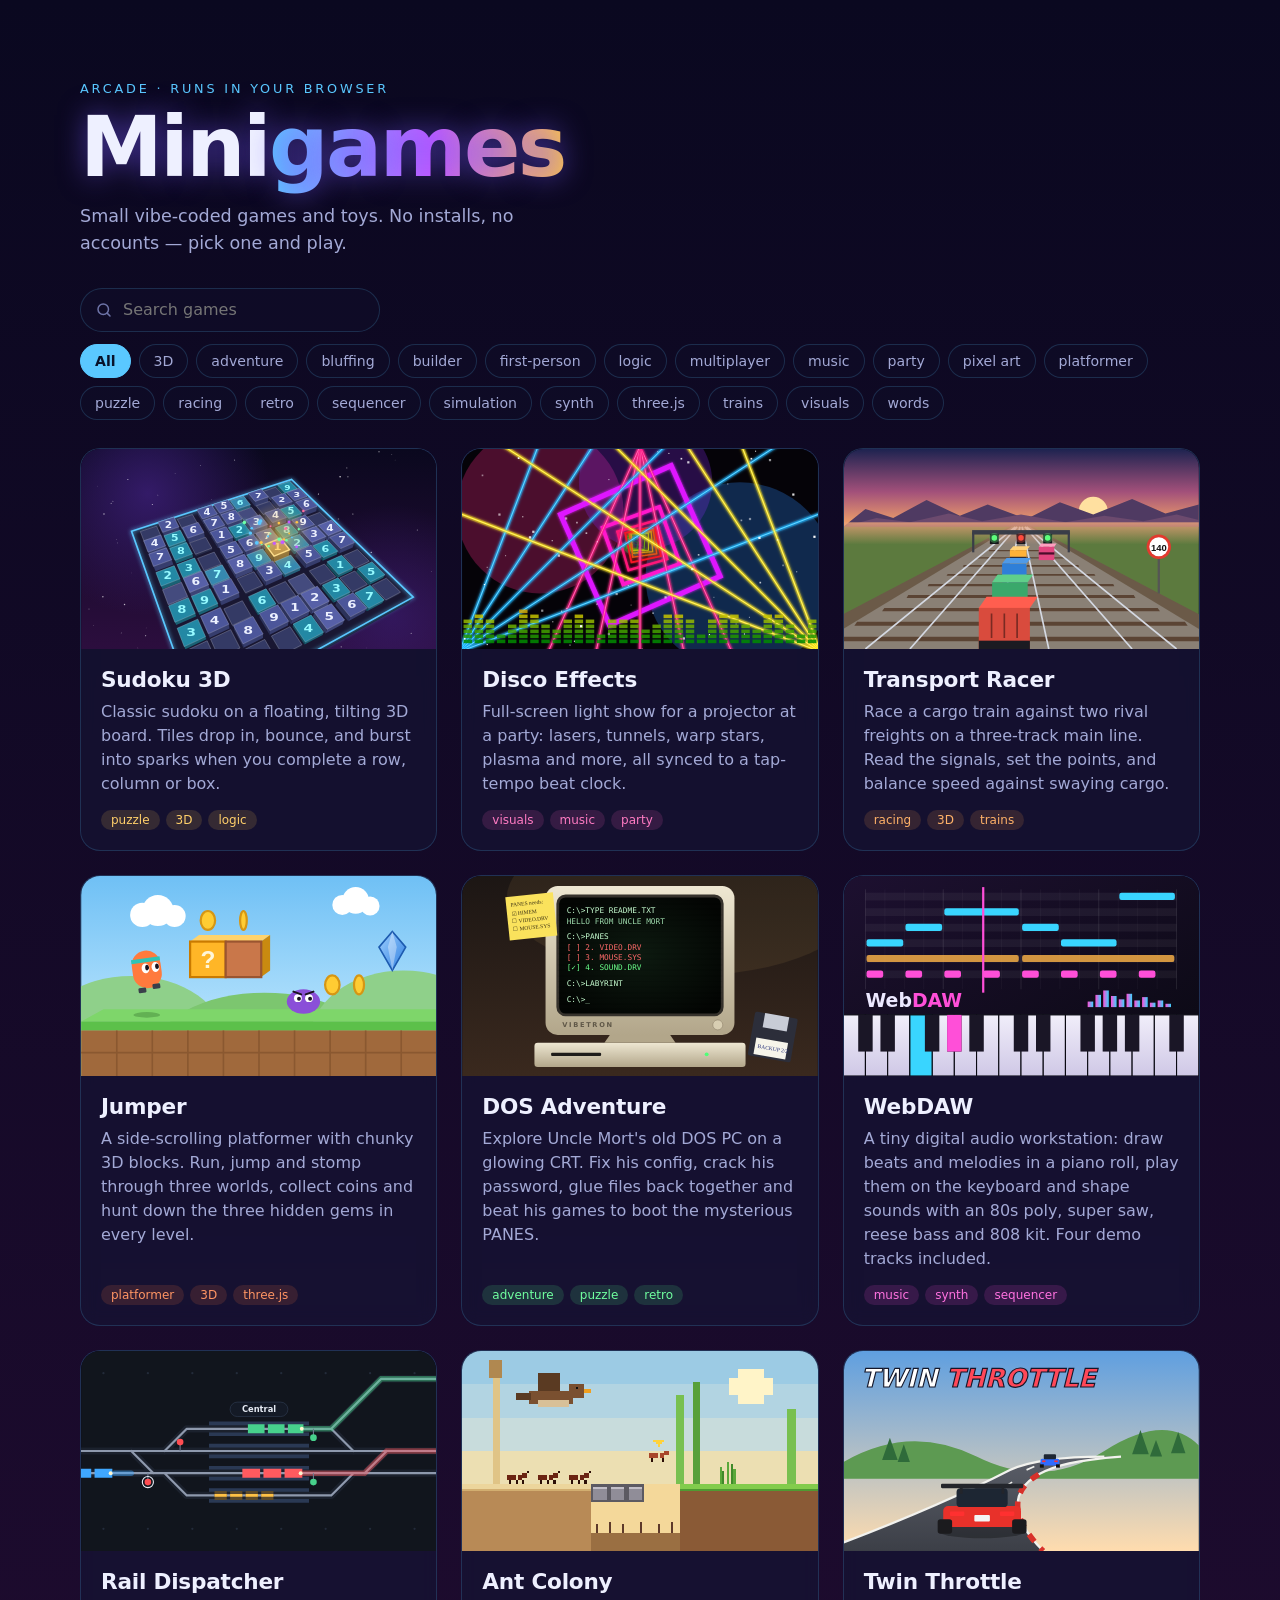
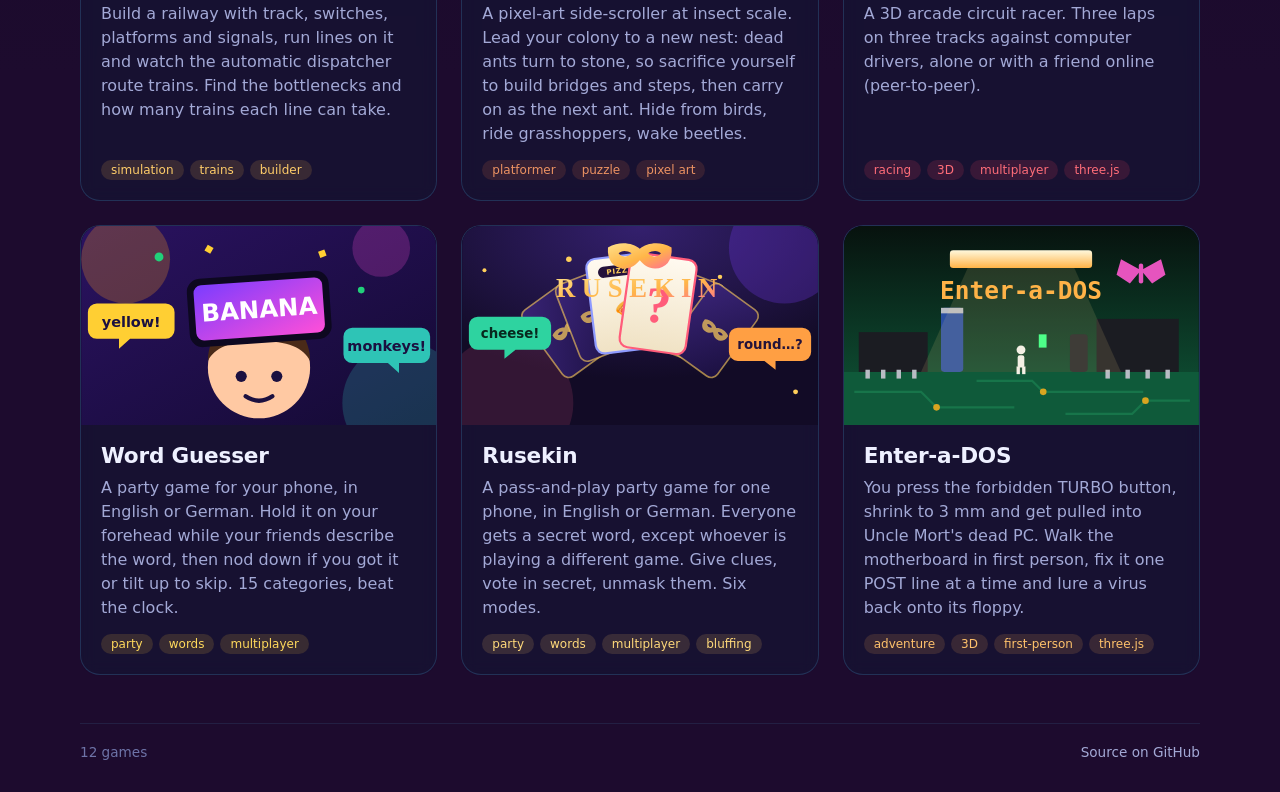
<file: index.html>
<!doctype html>
<html lang="en">
<head>
  <meta charset="utf-8">
  <meta name="viewport" content="width=device-width, initial-scale=1">
  <title>Minigames</title>
  <meta name="description" content="A collection of small games and toys that run right in your browser.">
  <link rel="icon" href="favicon.svg" type="image/svg+xml">
  <link rel="stylesheet" href="style.css">
</head>
<body>
  <div class="backdrop" aria-hidden="true">
    <div class="orb orb-a"></div>
    <div class="orb orb-b"></div>
    <div class="orb orb-c"></div>
    <div class="grid-floor"></div>
  </div>

  <header class="hero">
    <p class="eyebrow">Arcade · runs in your browser</p>
    <h1>Mini<span>games</span></h1>
    <p class="lede">Small vibe-coded games and toys. No installs, no accounts — pick one and play.</p>
    <div class="toolbar">
      <label class="search">
        <svg viewBox="0 0 24 24" aria-hidden="true"><circle cx="11" cy="11" r="7"/><path d="m20 20-3.5-3.5"/></svg>
        <input id="search" type="search" placeholder="Search games" autocomplete="off" aria-label="Search games">
      </label>
      <div id="tags" class="tags" role="group" aria-label="Filter by tag"></div>
    </div>
  </header>

  <main>
    <p id="status" class="status" role="status"></p>
    <ul id="games" class="games"></ul>
  </main>

  <footer>
    <span id="count"></span>
    <a href="https://github.com/DavidoTek/vibegames">Source on GitHub</a>
  </footer>

  <template id="card-tpl">
    <li class="card">
      <a class="card-link">
        <div class="thumb"><img alt="" loading="lazy"></div>
        <div class="card-body">
          <h2 class="card-title"></h2>
          <p class="card-desc"></p>
          <ul class="card-tags"></ul>
        </div>
        <span class="play" aria-hidden="true">
          <svg viewBox="0 0 24 24"><path d="M8 5v14l11-7z"/></svg>
        </span>
      </a>
    </li>
  </template>

  <script src="main.js" type="module"></script>
</body>
</html>
</file>
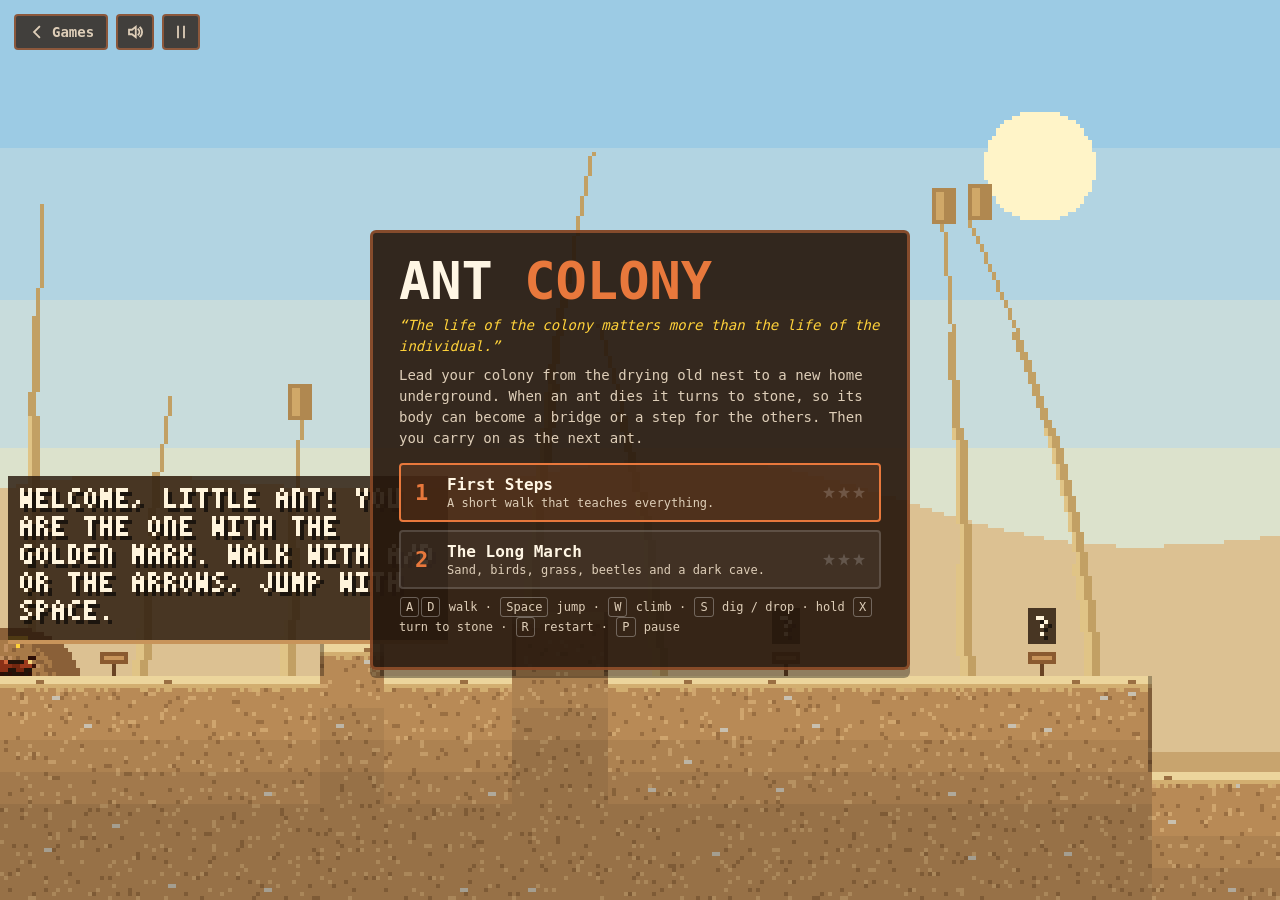
<file: antcolony/index.html>
<!doctype html>
<html lang="en">
<head>
  <meta charset="utf-8">
  <meta name="viewport" content="width=device-width, initial-scale=1, viewport-fit=cover">
  <title>Ant Colony</title>
  <link rel="icon" href="thumbnail.svg" type="image/svg+xml">
  <link rel="stylesheet" href="style.css">
</head>
<body>
  <canvas id="scene"></canvas>

  <nav class="corner">
    <a class="chip" href="../" title="Back to all games">
      <svg viewBox="0 0 24 24" aria-hidden="true"><path d="M15 5l-7 7 7 7"/></svg>
      <span>Games</span>
    </a>
    <button id="mute" class="chip icon" type="button" title="Sound on/off (M)" aria-pressed="false">
      <svg class="on" viewBox="0 0 24 24" aria-hidden="true"><path d="M4 9v6h4l5 4V5L8 9z"/><path d="M16.5 8.5a5 5 0 0 1 0 7M19 6a8.5 8.5 0 0 1 0 12"/></svg>
      <svg class="off" viewBox="0 0 24 24" aria-hidden="true"><path d="M4 9v6h4l5 4V5L8 9z"/><path d="M17 9l5 6M22 9l-5 6"/></svg>
    </button>
    <button id="pause" class="chip icon" type="button" title="Pause and help (P)">
      <svg viewBox="0 0 24 24" aria-hidden="true"><path d="M8 5v14M16 5v14"/></svg>
    </button>
  </nav>

  <div id="hud" class="card" hidden>
    <div id="lvl" class="lvl"></div>
    <div class="stats">
      <span title="Ants left"><i class="ico ant"></i><b id="ants">0</b></span>
      <span title="Turned to stone"><i class="ico stone"></i><b id="stones">0</b></span>
      <span title="Taken by birds"><i class="ico bird"></i><b id="eaten">0</b></span>
    </div>
  </div>

  <div id="msg" class="msg" aria-live="polite"></div>

  <div id="touch" hidden>
    <div class="cluster">
      <button type="button" data-act="left" aria-label="Walk left">&#9664;</button>
      <button type="button" data-act="right" aria-label="Walk right">&#9654;</button>
    </div>
    <div class="cluster">
      <div class="stack">
        <button type="button" data-act="up" class="small" aria-label="Climb">&#9650;</button>
        <button type="button" data-act="down" class="small" aria-label="Dig or drop">&#9660;</button>
      </div>
      <button type="button" data-act="act" class="stone" aria-label="Hold to turn to stone">X</button>
      <button type="button" data-act="jump" class="jump">Jump</button>
    </div>
  </div>

  <section id="panel" class="panel"></section>

  <script type="module" src="game.js"></script>
</body>
</html>
</file>
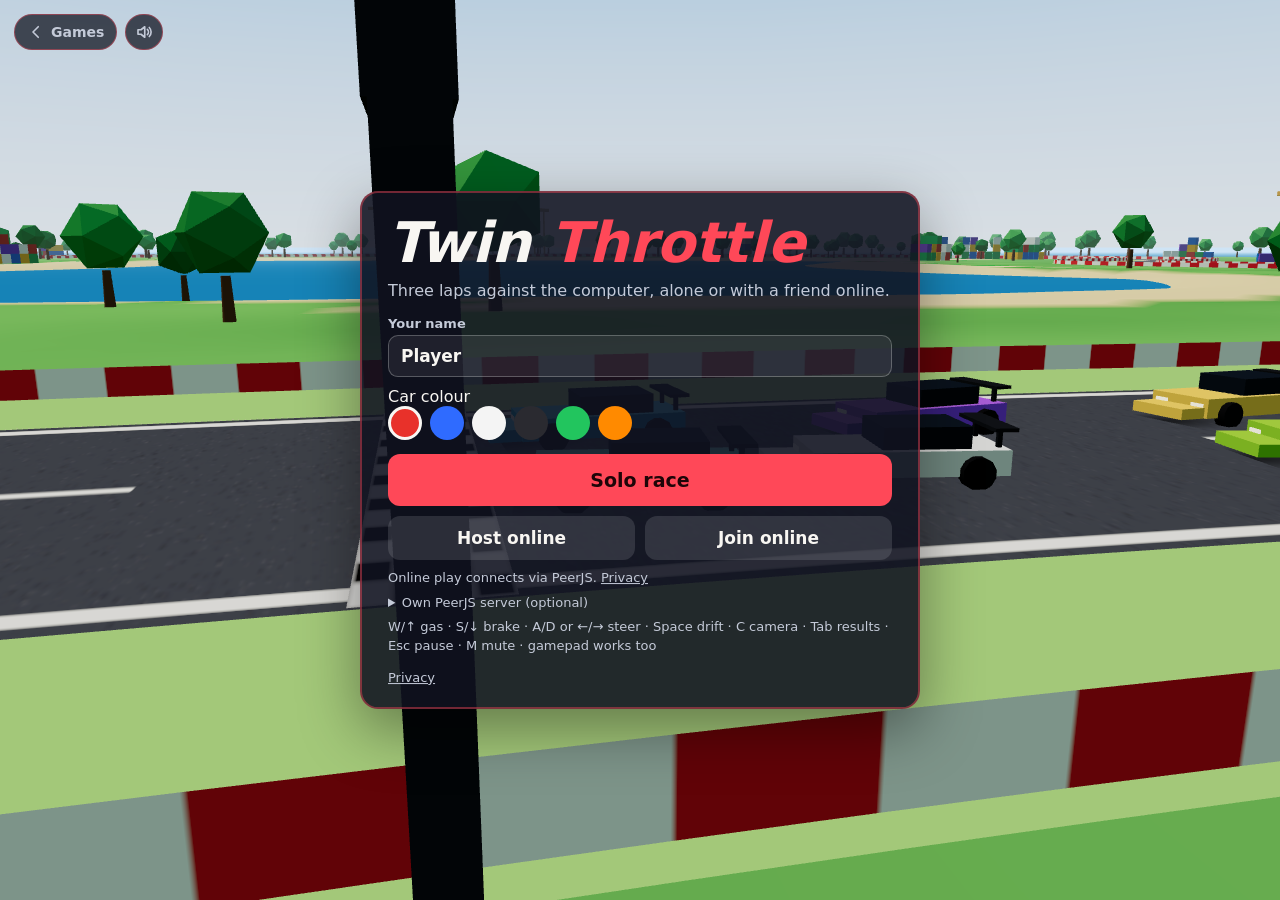
<file: carracer/index.html>
<!doctype html>
<html lang="en">
<head>
  <meta charset="utf-8">
  <meta name="viewport" content="width=device-width, initial-scale=1, viewport-fit=cover">
  <title>Twin Throttle</title>
  <link rel="icon" href="thumbnail.svg" type="image/svg+xml">
  <link rel="stylesheet" href="style.css">
</head>
<body>
  <canvas id="scene"></canvas>

  <nav class="corner">
    <a class="chip" href="../" title="Back to all games">
      <svg viewBox="0 0 24 24" aria-hidden="true"><path d="M15 5l-7 7 7 7"/></svg>
      <span>Games</span>
    </a>
    <button id="mute" class="chip icon" type="button" title="Sound on/off (M)" aria-pressed="false">
      <svg class="on" viewBox="0 0 24 24" aria-hidden="true"><path d="M4 9v6h4l5 4V5L8 9z"/><path d="M16.5 8.5a5 5 0 0 1 0 7M19 6a8.5 8.5 0 0 1 0 12"/></svg>
      <svg class="off" viewBox="0 0 24 24" aria-hidden="true"><path d="M4 9v6h4l5 4V5L8 9z"/><path d="M17 9l5 6M22 9l-5 6"/></svg>
    </button>
    <button id="cam" class="chip icon" type="button" title="Camera (C)" hidden>
      <svg viewBox="0 0 24 24" aria-hidden="true"><path d="M3 8h4l2-3h6l2 3h4v11H3z"/><circle cx="12" cy="13" r="3.5"/></svg>
    </button>
    <button id="pause" class="chip icon" type="button" title="Pause / menu (Esc)" hidden>
      <svg viewBox="0 0 24 24" aria-hidden="true"><path d="M8 5v14M16 5v14"/></svg>
    </button>
    <button id="showResults" class="chip" type="button" title="Results (Tab)" hidden>Results</button>
  </nav>

  <!-- In-race HUD -->
  <div id="hud" hidden>
    <div class="card hud-main">
      <div class="pos"><b id="hPos">P1</b><span id="hOf">/6</span></div>
      <div class="lapline"><span id="hLap">Lap 1/3</span></div>
      <div class="times">
        <span id="hTime">0:00.000</span>
        <span class="dim">Best <b id="hBest">–</b></span>
      </div>
    </div>
    <canvas id="minimap" class="card" width="150" height="150"></canvas>
  </div>
  <div id="lights" class="lights" hidden aria-hidden="true"><i></i><i></i><i></i><i></i><i></i></div>
  <div id="speed" class="speed" hidden><b id="hSpeed">0</b><span>km/h</span></div>
  <div id="msg" class="msg" aria-live="polite"></div>
  <div id="toast" class="toast" aria-live="polite"></div>

  <!-- Touch controls -->
  <div id="touch" hidden>
    <div class="cluster">
      <button type="button" data-act="left" aria-label="Steer left">&#9664;</button>
      <button type="button" data-act="right" aria-label="Steer right">&#9654;</button>
    </div>
    <div class="cluster">
      <button type="button" data-act="drift" class="small" aria-label="Handbrake">Drift</button>
      <button type="button" data-act="brake" class="brake" aria-label="Brake">Brake</button>
      <button type="button" data-act="gas" class="gas" aria-label="Accelerate">Gas</button>
    </div>
  </div>

  <!-- Menus: one panel at a time, filled by game.js -->
  <section id="panel" class="panel"></section>

  <!-- Results overlay -->
  <section id="results" class="results" hidden aria-live="polite">
    <div class="res-head">
      <h2 id="resTitle">Finished</h2>
      <span id="resSub" class="dim"></span>
    </div>
    <table>
      <thead><tr><th>#</th><th>Driver</th><th>Total</th><th class="gap">Gap</th><th>Best lap</th><th class="st">Status</th></tr></thead>
      <tbody id="resBody"></tbody>
    </table>
    <div id="resLaps" class="res-laps"></div>
    <div class="row">
      <button type="button" class="btn ghost" data-res="hide">Hide <kbd>Tab</kbd></button>
      <button type="button" class="btn" data-res="rematch" id="resRematch">Rematch</button>
      <button type="button" class="btn ghost" data-res="menu" id="resMenu">Menu</button>
    </div>
  </section>

  <dialog id="privacy">
    <h2>Privacy</h2>
    <p>This game is a static website hosted on <b>GitHub Pages</b>. GitHub
      receives your IP address when you load it
      (see <a href="https://docs.github.com/en/site-policy/privacy-policies/github-general-privacy-statement" target="_blank" rel="noopener">GitHub's privacy statement</a>).</p>
    <p><b>Solo play</b> sends nothing anywhere.</p>
    <p><b>Online play</b> uses <a href="https://peerjs.com/" target="_blank" rel="noopener">PeerJS</a>
      to connect two browsers directly. To set up the connection, your browser
      contacts the free PeerJS server (0.peerjs.com) and Google's STUN server,
      and, if needed, a PeerJS relay server. These receive your IP address and
      connection data. The other player also sees your IP address. Game data
      goes directly between the two browsers, encrypted.</p>
    <p>Your name, settings and best times are only stored in your browser.</p>
    <form method="dialog"><button class="btn" type="submit">Close</button></form>
  </dialog>

  <script type="module" src="game.js"></script>
</body>
</html>
</file>
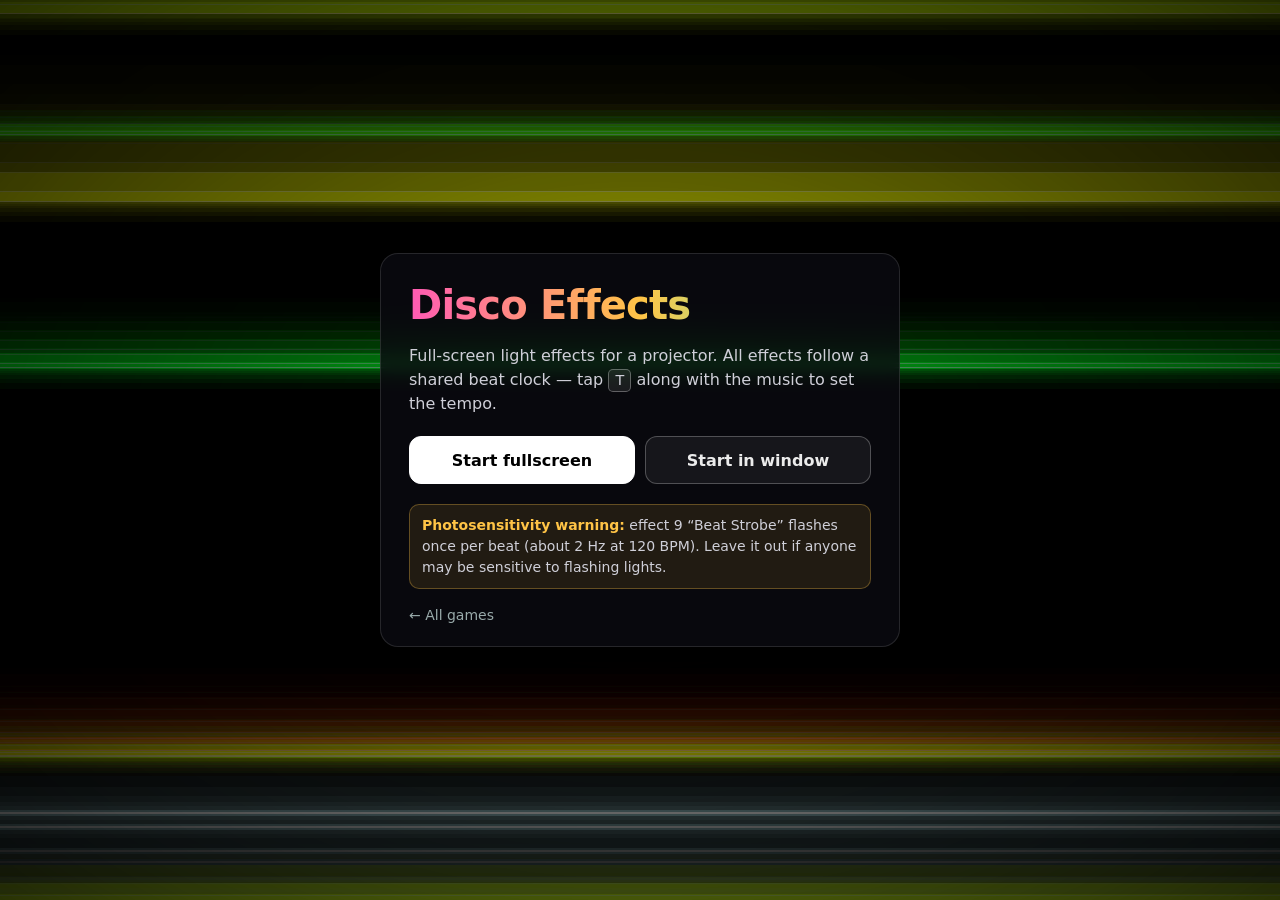
<file: disco-effects/index.html>
<!doctype html>
<html lang="en">
<head>
  <meta charset="utf-8">
  <meta name="viewport" content="width=device-width, initial-scale=1, viewport-fit=cover">
  <meta name="theme-color" content="#000000">
  <title>Disco Effects</title>
  <link rel="icon" href="thumbnail.svg" type="image/svg+xml">
  <link rel="stylesheet" href="style.css">
</head>
<body>
  <canvas id="screen"></canvas>

  <div id="hud" class="panel hud">
    <div id="status" class="status"></div>
    <div class="hint">F1 or ? for help</div>
  </div>

  <div id="help" class="panel help" hidden>
    <div class="help-head">
      <h2>Disco Effects — keys</h2>
      <button id="help-close" class="icon" type="button" aria-label="Close help">✕</button>
    </div>
    <div class="help-cols">
      <dl class="keys">
        <dt>→ / Space / N</dt><dd>next effect</dd>
        <dt>← / P</dt><dd>previous effect</dd>
        <dt>1 – 9</dt><dd>pick effect</dd>
        <dt>A</dt><dd>auto-cycle on/off</dd>
        <dt>T</dt><dd>tap tempo (tap 4+ times)</dd>
        <dt>[ &nbsp;]</dt><dd>BPM −1 / +1</dd>
        <dt>↑ / ↓</dt><dd>speed</dd>
        <dt>C</dt><dd>shift colours</dd>
        <dt>B</dt><dd>blackout on/off</dd>
        <dt>F / double-click</dt><dd>fullscreen on/off</dd>
        <dt>H</dt><dd>hide/show info</dd>
        <dt>F1 / ?</dt><dd>this help</dd>
      </dl>
      <ol id="help-effects" class="effects"></ol>
    </div>
    <p class="url-hint">Start options via URL: <code>?bpm=128&amp;effect=3&amp;auto=30</code></p>
  </div>

  <nav id="controls" class="controls" aria-label="Controls">
    <a class="ctl" href="../" title="Back to all games">⌂</a>
    <button id="c-prev" class="ctl" type="button" title="Previous effect (←)">◀</button>
    <button id="c-next" class="ctl" type="button" title="Next effect (→)">▶</button>
    <button id="c-tap" class="ctl wide" type="button" title="Tap tempo (T)">TAP <span id="c-bpm">124</span></button>
    <button id="c-auto" class="ctl" type="button" title="Auto-cycle (A)" aria-pressed="false">AUTO</button>
    <button id="c-color" class="ctl" type="button" title="Shift colours (C)">🎨</button>
    <button id="c-blackout" class="ctl" type="button" title="Blackout (B)" aria-pressed="false">■</button>
    <button id="c-full" class="ctl" type="button" title="Fullscreen (F)">⛶</button>
    <button id="c-help" class="ctl" type="button" title="Help (F1)">?</button>
  </nav>

  <div id="intro" class="intro">
    <div class="intro-card">
      <h1>Disco Effects</h1>
      <p>Full-screen light effects for a projector. All effects follow a shared beat clock — tap <kbd>T</kbd> along with the music to set the tempo.</p>
      <div class="intro-buttons">
        <button id="start-full" class="primary" type="button">Start fullscreen</button>
        <button id="start-window" type="button">Start in window</button>
      </div>
      <p class="warning"><strong>Photosensitivity warning:</strong> effect 9 “Beat Strobe” flashes once per beat (about 2&nbsp;Hz at 120&nbsp;BPM). Leave it out if anyone may be sensitive to flashing lights.</p>
      <a class="back" href="../">← All games</a>
    </div>
  </div>

  <script src="app.js" type="module"></script>
</body>
</html>
</file>
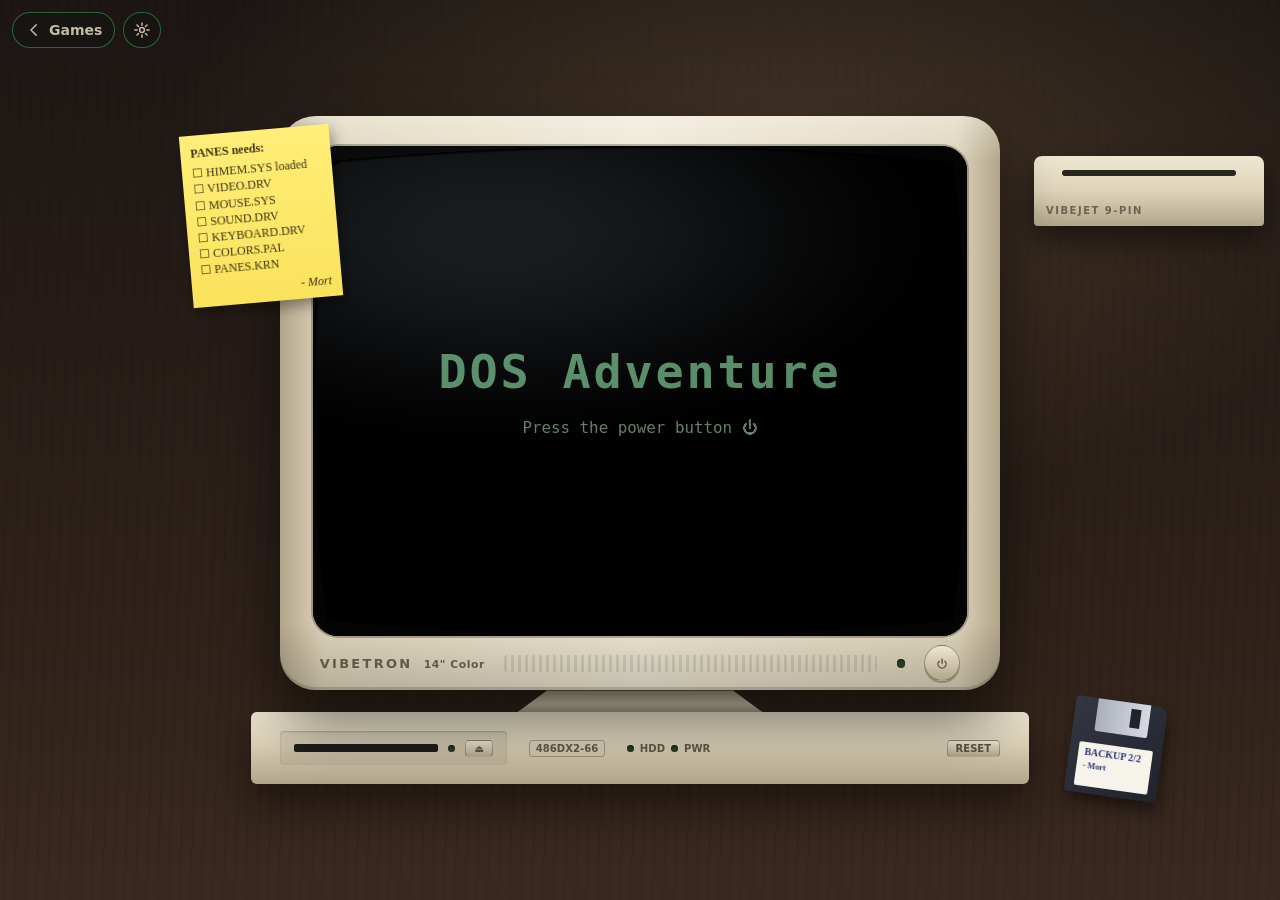
<file: dosadventure/index.html>
<!doctype html>
<html lang="en">
<head>
  <meta charset="utf-8">
  <meta name="viewport" content="width=device-width, initial-scale=1, viewport-fit=cover">
  <title>DOS Adventure</title>
  <link rel="icon" href="thumbnail.svg" type="image/svg+xml">
  <link rel="stylesheet" href="style.css">
</head>
<body>
  <nav class="corner">
    <a class="chip" href="../" title="Back to all games">
      <svg viewBox="0 0 24 24" aria-hidden="true"><path d="M15 5l-7 7 7 7"/></svg>
      <span>Games</span>
    </a>
    <button id="btn-settings" class="chip icon" type="button" title="Settings" aria-label="Settings">
      <svg viewBox="0 0 24 24" aria-hidden="true"><circle cx="12" cy="12" r="3.2"/><path d="M12 2.5v3M12 18.5v3M2.5 12h3M18.5 12h3M5.3 5.3l2.1 2.1M16.6 16.6l2.1 2.1M5.3 18.7l2.1-2.1M16.6 7.4l2.1-2.1"/></svg>
    </button>
    <span class="compact-only">
      <button id="btn-note" class="chip icon" type="button" title="Mort's sticky note" aria-label="Sticky note">
        <svg viewBox="0 0 24 24" aria-hidden="true"><path d="M5 4h14v11l-5 5H5z"/><path d="M14 20v-5h5M8 9h8M8 12.5h5"/></svg>
      </button>
      <button id="btn-prints" class="chip icon" type="button" title="Printouts" aria-label="Printouts">
        <svg viewBox="0 0 24 24" aria-hidden="true"><path d="M7 9V3h10v6M6 17H4v-7h16v7h-2M7 14h10v7H7z"/></svg>
        <b id="prints-badge" class="badge" hidden>0</b>
      </button>
      <button id="btn-floppy" class="chip" type="button" title="Insert or eject the floppy disk">
        <svg viewBox="0 0 24 24" aria-hidden="true"><path d="M4 4h13l3 3v13H4z"/><path d="M8 4v5h8V4M7 20v-6h10v6"/></svg>
        <span id="floppy-label">Insert</span>
      </button>
    </span>
  </nav>

  <div id="toast" class="toast" aria-live="polite"></div>

  <main id="desk">
    <div id="rig">
      <div id="monitor">
        <div class="bezel">
          <div class="glass">
            <canvas id="crt" aria-label="CRT monitor showing a DOS screen"></canvas>
            <div class="scanlines" aria-hidden="true"></div>
            <div id="title-card">
              <h1>DOS Adventure</h1>
              <p>Press the power button <span class="pwr-glyph">⏻</span></p>
            </div>
          </div>
          <div class="bezel-foot">
            <span class="brand">VIBETRON <small>14" Color</small></span>
            <span class="vents" aria-hidden="true"></span>
            <span id="led-power" class="led" aria-hidden="true"></span>
            <button id="btn-power" type="button" title="Power" aria-label="Power">
              <svg viewBox="0 0 24 24" aria-hidden="true"><path d="M12 3v8"/><path d="M6.3 6.8a8 8 0 1 0 11.4 0"/></svg>
            </button>
          </div>
        </div>
        <div id="note" class="note" role="button" tabindex="0" title="Mort's checklist (click to enlarge)">
          <b>PANES needs:</b>
          <ol id="note-list"></ol>
          <i>- Mort</i>
        </div>
        <button id="cat" type="button" class="cat" hidden aria-label="Byte the cat">
          <svg viewBox="0 0 64 34" aria-hidden="true"><path d="M6 32c-4-1-4-6 0-8 2-8 12-13 24-13 6 0 10 1 14 3l3-7 3 6 4-5 1 8c4 3 5 8 4 12-1 3-5 4-9 4H6z"/><path d="M5 29c-5 1-6-5-3-6" fill="none" stroke="currentColor" stroke-width="2.5"/></svg>
          <span class="heart" aria-hidden="true">♥</span>
        </button>
      </div>
      <div id="stand" aria-hidden="true"></div>
      <div id="case">
        <div class="drive">
          <span id="slot" class="slot" title="Drive A: (drop the floppy here)"><span id="slot-disk" class="slot-disk"></span></span>
          <span id="led-fdd" class="led small" aria-hidden="true"></span>
          <button id="btn-eject" type="button" title="Eject floppy" aria-label="Eject floppy">⏏</button>
        </div>
        <span class="case-badge">486DX2-66</span>
        <span class="case-leds"><span id="led-hdd" class="led small amber"></span>HDD <span id="led-pc" class="led small"></span>PWR</span>
        <button id="btn-reset" type="button" title="Reset (reboot)">RESET</button>
      </div>
      <div id="printer" title="Dot-matrix printer (use PRINT in DOS)">
        <div class="printer-body"><span class="printer-slot"></span><span class="printer-label">VIBEJET 9-PIN</span></div>
        <div id="paper-out" class="paper-out"></div>
      </div>
      <div id="tray" aria-label="Printouts"></div>
      <div id="floppy" class="floppy" title="Floppy disk: click or drag it into drive A:">
        <span class="shutter"></span>
        <span class="label">BACKUP 2/2<br><small>- Mort</small></span>
      </div>
    </div>
  </main>

  <div id="controls" hidden></div>
  <textarea id="kbd" aria-label="Keyboard input" autocapitalize="off" autocomplete="off" autocorrect="off" spellcheck="false"></textarea>

  <div id="modal" class="modal" hidden>
    <div class="modal-card" role="dialog" aria-modal="true" aria-labelledby="modal-title">
      <h2 id="modal-title"></h2>
      <div id="modal-body"></div>
      <div id="modal-buttons" class="modal-buttons"></div>
    </div>
  </div>

  <script type="module" src="main.js"></script>
</body>
</html>
</file>
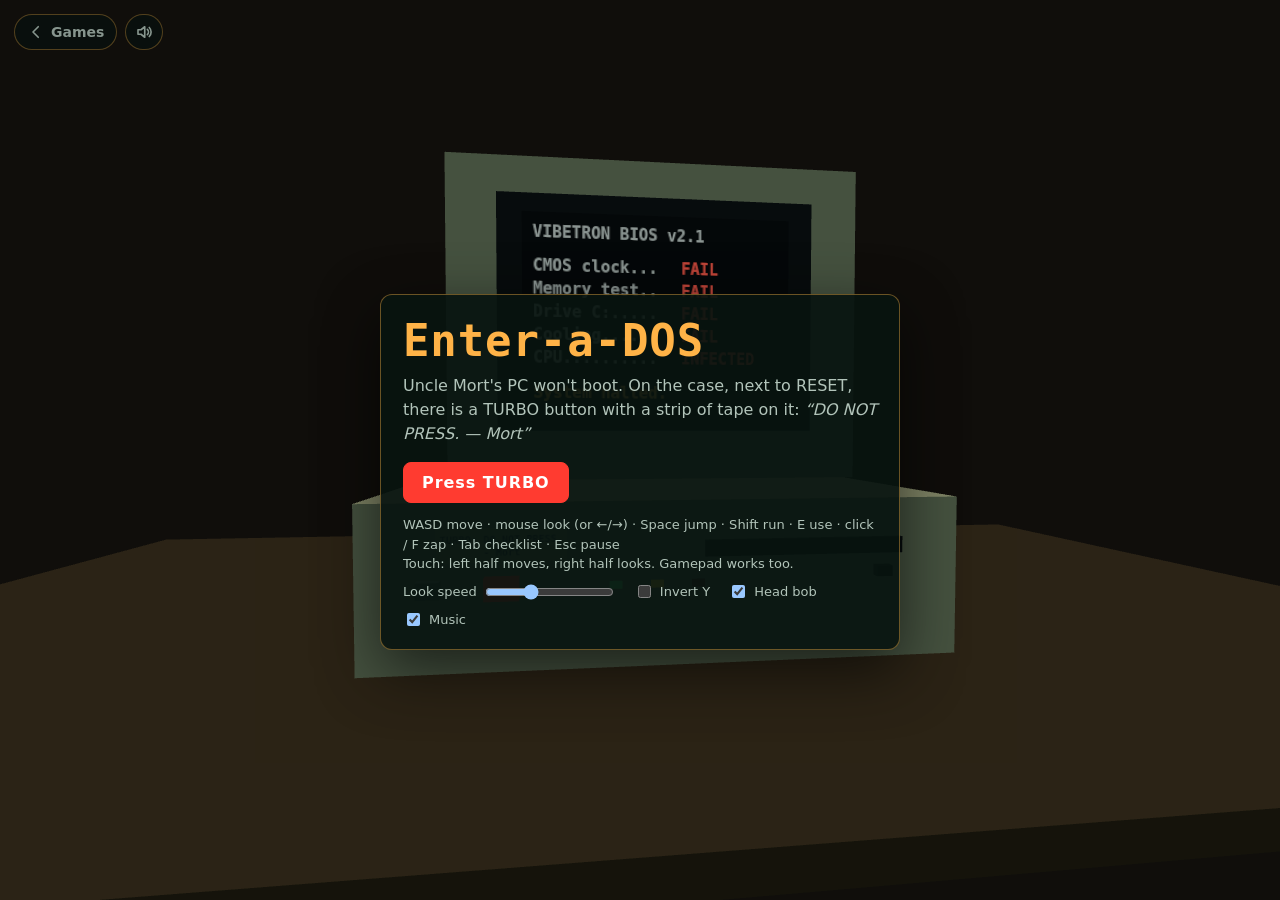
<file: enterados/index.html>
<!doctype html>
<html lang="en">
<head>
  <meta charset="utf-8">
  <meta name="viewport" content="width=device-width, initial-scale=1, viewport-fit=cover">
  <title>Enter-a-DOS</title>
  <link rel="icon" href="thumbnail.svg" type="image/svg+xml">
  <link rel="stylesheet" href="style.css">
</head>
<body>
  <canvas id="scene"></canvas>
  <div id="hurt" aria-hidden="true"></div>
  <div id="fade" aria-hidden="true"></div>

  <nav class="corner">
    <a class="chip" href="../" title="Back to all games">
      <svg viewBox="0 0 24 24" aria-hidden="true"><path d="M15 5l-7 7 7 7"/></svg>
      <span>Games</span>
    </a>
    <button id="mute" class="chip icon" type="button" title="Sound on/off (M)" aria-pressed="false">
      <svg class="on" viewBox="0 0 24 24" aria-hidden="true"><path d="M4 9v6h4l5 4V5L8 9z"/><path d="M16.5 8.5a5 5 0 0 1 0 7M19 6a8.5 8.5 0 0 1 0 12"/></svg>
      <svg class="off" viewBox="0 0 24 24" aria-hidden="true"><path d="M4 9v6h4l5 4V5L8 9z"/><path d="M17 9l5 6M22 9l-5 6"/></svg>
    </button>
    <button id="pause" class="chip icon" type="button" title="Pause (Esc)" hidden>
      <svg viewBox="0 0 24 24" aria-hidden="true"><path d="M8 5v14M16 5v14"/></svg>
    </button>
  </nav>

  <!-- Mission, objective, integrity -->
  <div id="hud" class="card" hidden>
    <div id="objective"></div>
    <div class="row">
      <div id="pips" class="pips" aria-label="Integrity"></div>
      <span id="temp" hidden></span>
    </div>
  </div>

  <!-- The POST checklist; click or Tab to shrink it -->
  <button id="post" class="card" type="button" title="POST checklist (Tab)" hidden>
    <span class="head">VIBETRON BIOS v2.1</span>
    <pre id="postLines"></pre>
  </button>

  <div id="cross" aria-hidden="true" hidden></div>
  <div id="arrow" aria-hidden="true" hidden><span>&#9650;</span></div>
  <div id="district" aria-live="polite"></div>
  <div id="toast" aria-live="polite"></div>
  <div id="prompt" hidden><kbd>E</kbd> <span id="promptText"></span></div>
  <div id="note" hidden></div>
  <div id="sub" aria-live="polite" hidden><b>&#9608;</b> <span id="subText"></span></div>

  <div id="gpf" hidden>
    <div>
      <b>GENERAL PROTECTION FAULT</b>
      <p>Blink is reloading you from the last restore point...</p>
    </div>
  </div>

  <div id="touch" hidden>
    <button type="button" data-act="use" id="useBtn">Use</button>
    <button type="button" data-act="zap">Zap</button>
    <button type="button" data-act="jump" class="jump">Jump</button>
  </div>

  <section id="panel" class="panel"></section>

  <script type="module" src="game.js"></script>
</body>
</html>
</file>
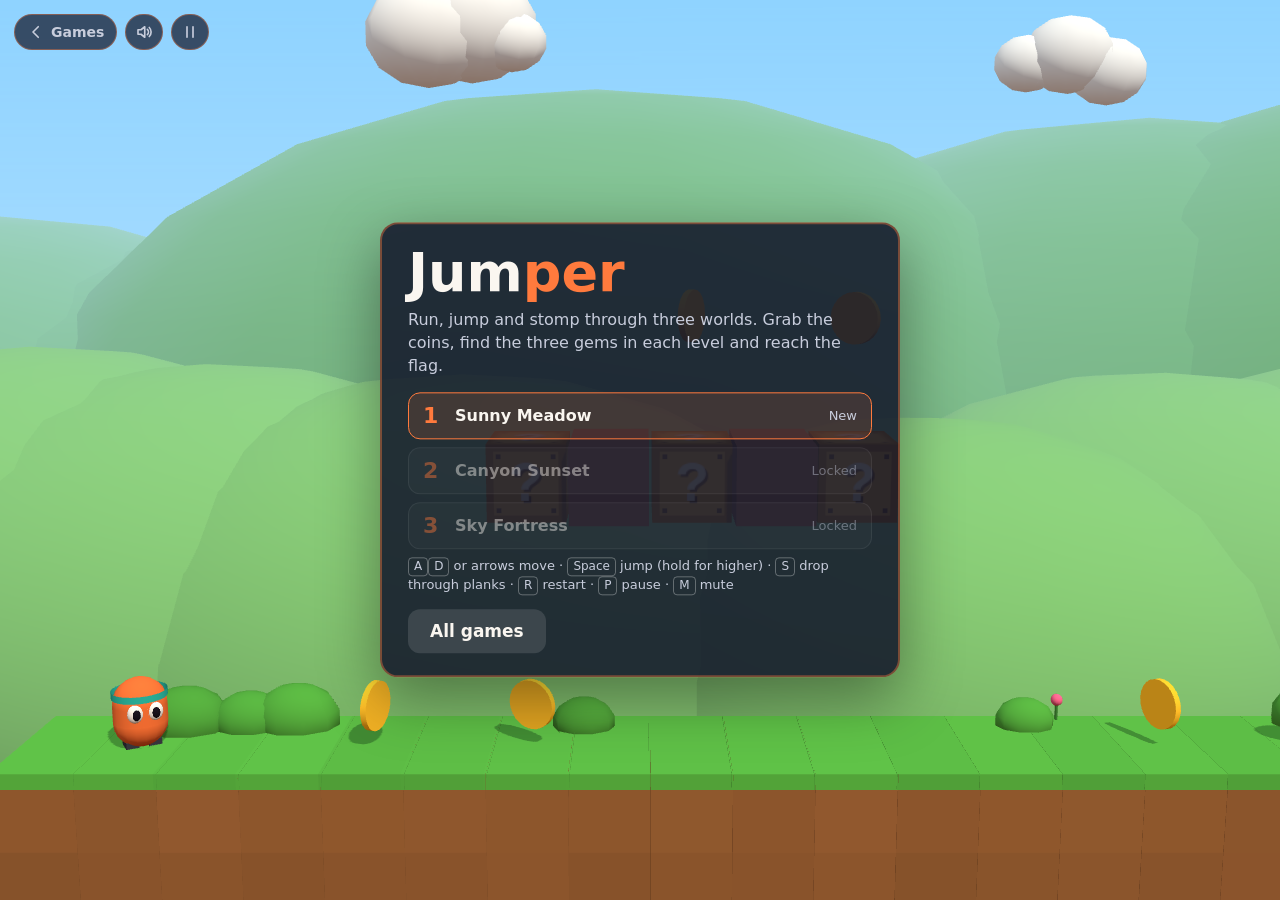
<file: jumper/index.html>
<!doctype html>
<html lang="en">
<head>
  <meta charset="utf-8">
  <meta name="viewport" content="width=device-width, initial-scale=1, viewport-fit=cover">
  <title>Jumper</title>
  <link rel="icon" href="thumbnail.svg" type="image/svg+xml">
  <link rel="stylesheet" href="style.css">
</head>
<body>
  <canvas id="scene"></canvas>
  <div id="hurt" aria-hidden="true"></div>

  <nav class="corner">
    <a class="chip" href="../" title="Back to all games">
      <svg viewBox="0 0 24 24" aria-hidden="true"><path d="M15 5l-7 7 7 7"/></svg>
      <span>Games</span>
    </a>
    <button id="mute" class="chip icon" type="button" title="Sound on/off (M)" aria-pressed="false">
      <svg class="on" viewBox="0 0 24 24" aria-hidden="true"><path d="M4 9v6h4l5 4V5L8 9z"/><path d="M16.5 8.5a5 5 0 0 1 0 7M19 6a8.5 8.5 0 0 1 0 12"/></svg>
      <svg class="off" viewBox="0 0 24 24" aria-hidden="true"><path d="M4 9v6h4l5 4V5L8 9z"/><path d="M17 9l5 6M22 9l-5 6"/></svg>
    </button>
    <button id="pause" class="chip icon" type="button" title="Pause (P)">
      <svg viewBox="0 0 24 24" aria-hidden="true"><path d="M8 5v14M16 5v14"/></svg>
    </button>
  </nav>

  <div id="hud" class="card" hidden>
    <div id="hearts" class="hearts" aria-label="Hearts"></div>
    <div class="stats">
      <span class="coin-icon" aria-hidden="true"></span><b id="coins">0/0</b>
      <span id="gems" class="gems" aria-label="Gems"></span>
    </div>
    <div id="time" class="time">0:00.0</div>
  </div>

  <div id="msg" class="msg" aria-live="polite"></div>

  <div id="touch" hidden>
    <div class="cluster">
      <button type="button" data-act="left" aria-label="Move left">&#9664;</button>
      <button type="button" data-act="right" aria-label="Move right">&#9654;</button>
    </div>
    <div class="cluster">
      <button type="button" data-act="down" class="down" aria-label="Drop through">&#9660;</button>
      <button type="button" data-act="jump" class="jump">Jump</button>
    </div>
  </div>

  <section id="panel" class="panel"></section>

  <script type="module" src="game.js"></script>
</body>
</html>
</file>
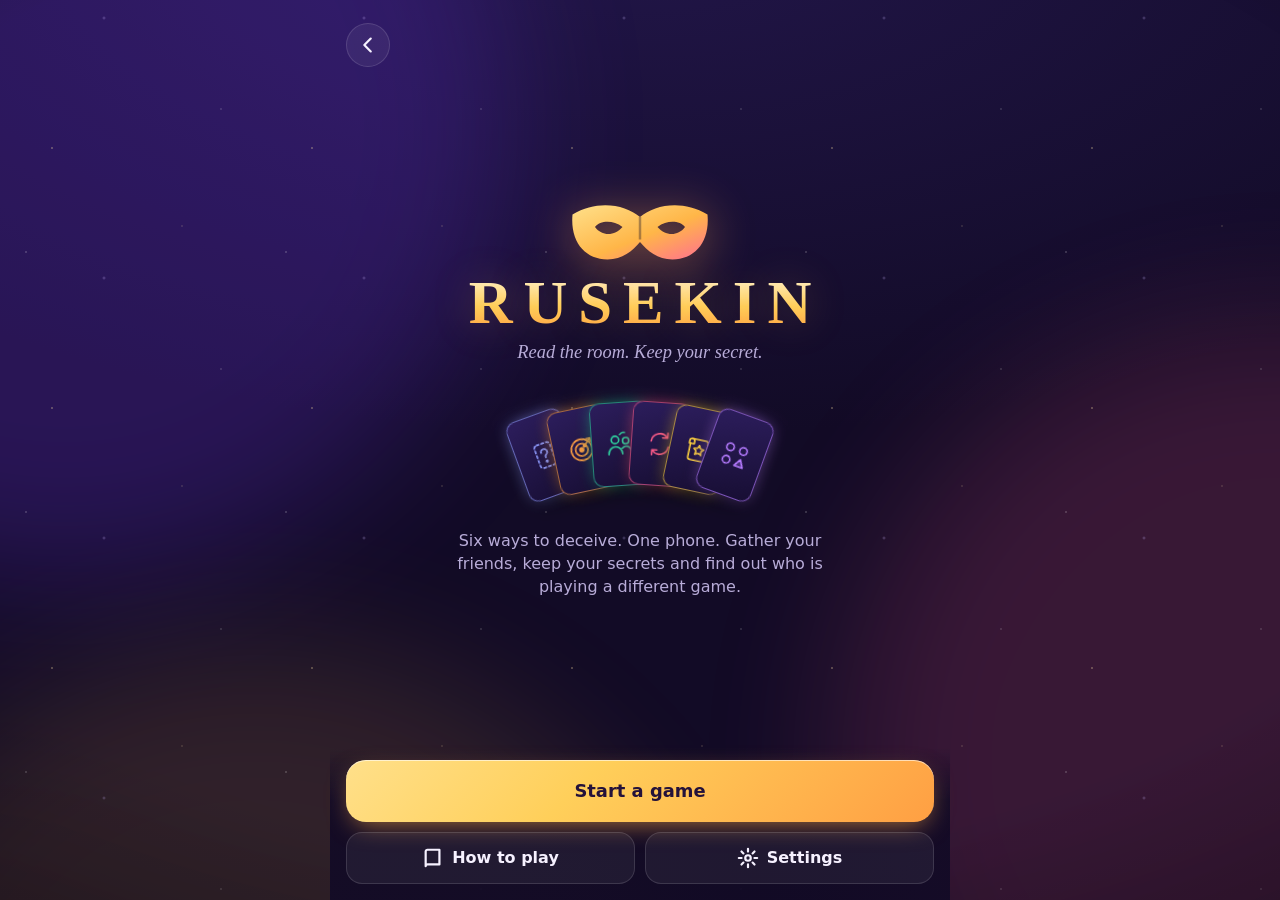
<file: rusekin/index.html>
<!doctype html>
<html lang="en">
<head>
  <meta charset="utf-8">
  <meta name="viewport" content="width=device-width, initial-scale=1, viewport-fit=cover">
  <meta name="theme-color" content="#120b26">
  <meta name="mobile-web-app-capable" content="yes">
  <meta name="apple-mobile-web-app-capable" content="yes">
  <meta name="apple-mobile-web-app-status-bar-style" content="black-translucent">
  <meta name="description" content="Rusekin – a pass-and-play hidden-role word party game for one phone.">
  <title>Rusekin</title>
  <link rel="icon" href="icon.svg" type="image/svg+xml">
  <link rel="apple-touch-icon" href="icon.svg">
  <link rel="manifest" href="manifest.webmanifest">
  <link rel="stylesheet" href="style.css">
  <script type="module" src="app.js"></script>
</head>
<body>
  <!-- Decorative background: drifting glows and dust. -->
  <div class="bg" aria-hidden="true"><i></i><i></i><i></i><b></b></div>

  <div id="app" aria-live="polite"></div>

  <canvas id="fx" aria-hidden="true"></canvas>

  <!-- Covers the screen when the app comes back from the background mid-secret. -->
  <div id="veil" class="veil" hidden>
    <div class="veil-box">
      <div class="veil-icon" aria-hidden="true">🙈</div>
      <h2 data-veil-title></h2>
      <p data-veil-sub></p>
      <button class="btn primary" type="button" data-veil-ok></button>
    </div>
  </div>

  <div id="modal" class="modal" hidden>
    <div class="modal-box" role="dialog" aria-modal="true" aria-labelledby="modal-title">
      <h2 id="modal-title"></h2>
      <p data-modal-body></p>
      <div class="modal-btns">
        <button class="btn ghost" type="button" data-modal-no></button>
        <button class="btn danger" type="button" data-modal-yes></button>
      </div>
    </div>
  </div>

  <noscript>Rusekin needs JavaScript.</noscript>
</body>
</html>
</file>
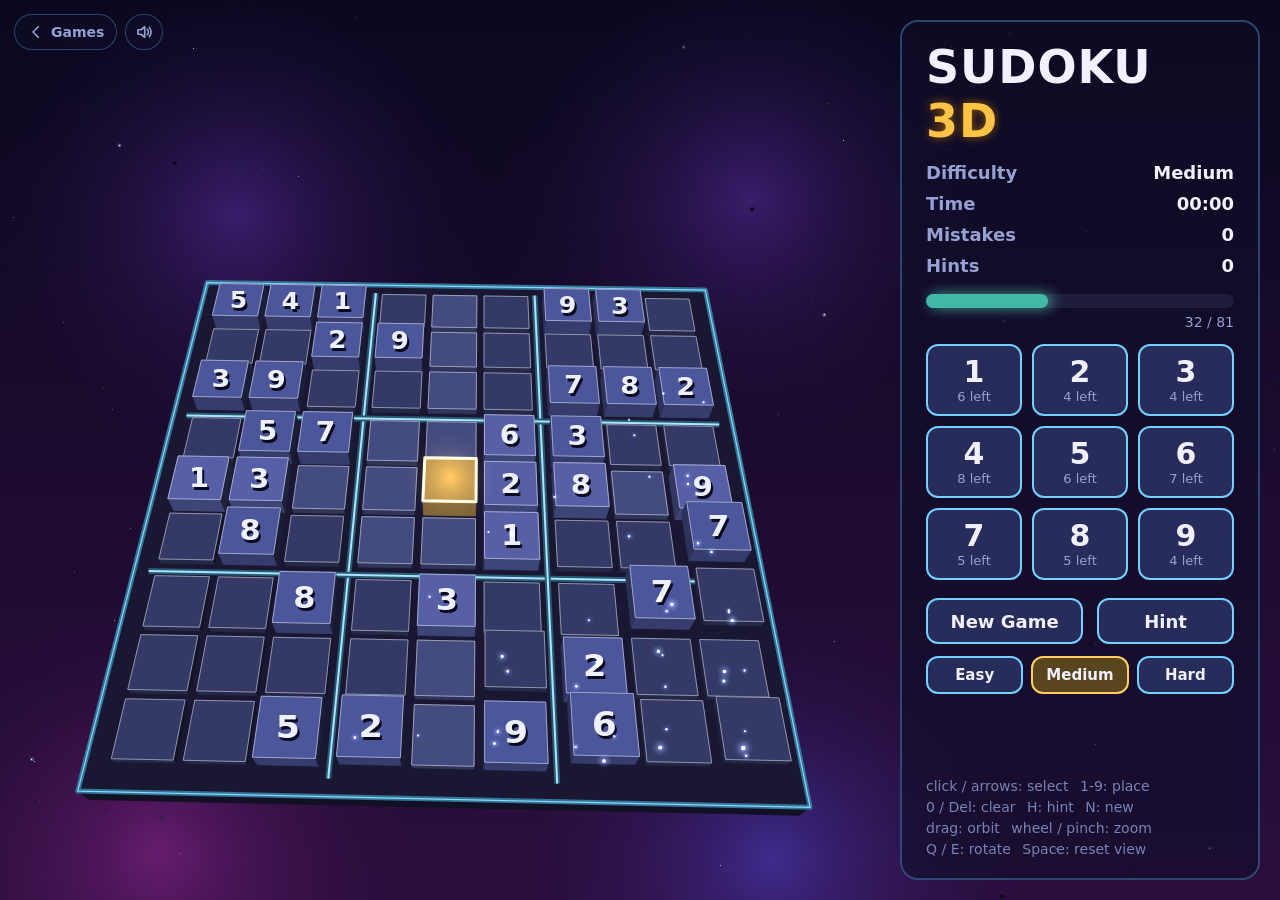
<file: sudoku3d/index.html>
<!doctype html>
<html lang="en">
<head>
  <meta charset="utf-8">
  <meta name="viewport" content="width=device-width, initial-scale=1, viewport-fit=cover">
  <title>Sudoku 3D</title>
  <link rel="icon" href="thumbnail.svg" type="image/svg+xml">
  <link rel="stylesheet" href="style.css">
</head>
<body>
  <canvas id="scene"></canvas>

  <nav class="corner">
    <a class="chip" href="../" title="Back to all games">
      <svg viewBox="0 0 24 24" aria-hidden="true"><path d="M15 5l-7 7 7 7"/></svg>
      <span>Games</span>
    </a>
    <button id="mute" class="chip" type="button" title="Sound on/off (M)" aria-pressed="false">
      <svg class="on" viewBox="0 0 24 24" aria-hidden="true"><path d="M4 9v6h4l5 4V5L8 9z"/><path d="M16.5 8.5a5 5 0 0 1 0 7M19 6a8.5 8.5 0 0 1 0 12"/></svg>
      <svg class="off" viewBox="0 0 24 24" aria-hidden="true"><path d="M4 9v6h4l5 4V5L8 9z"/><path d="M17 9l5 6M22 9l-5 6"/></svg>
    </button>
  </nav>

  <aside id="hud">
    <h1 class="title">SUDOKU <span>3D</span></h1>
    <dl class="stats">
      <div><dt>Difficulty</dt><dd id="st-diff">Medium</dd></div>
      <div><dt>Time</dt><dd id="st-time">00:00</dd></div>
      <div><dt>Mistakes</dt><dd id="st-mistakes">0</dd></div>
      <div><dt>Hints</dt><dd id="st-hints">0</dd></div>
    </dl>
    <div class="progress"><div id="progress-bar"></div></div>
    <div id="progress-label" class="progress-label">0 / 81</div>
    <div id="numpad" class="numpad"></div>
    <div class="actions">
      <button id="btn-new" class="btn" type="button">New Game</button>
      <button id="btn-hint" class="btn" type="button">Hint</button>
    </div>
    <div id="difficulty" class="difficulty" role="group" aria-label="Difficulty"></div>
    <ul class="help">
      <li>click / arrows: select&ensp; 1-9: place</li>
      <li>0 / Del: clear&ensp; H: hint&ensp; N: new</li>
      <li>drag: orbit&ensp; wheel / pinch: zoom</li>
      <li>Q / E: rotate&ensp; Space: reset view</li>
    </ul>
  </aside>

  <div id="win" class="win" hidden>
    <div class="win-title">SOLVED!</div>
    <div id="win-stats" class="win-stats"></div>
    <button id="win-new" class="btn" type="button">New puzzle</button>
  </div>

  <script src="game.js" type="module"></script>
</body>
</html>
</file>
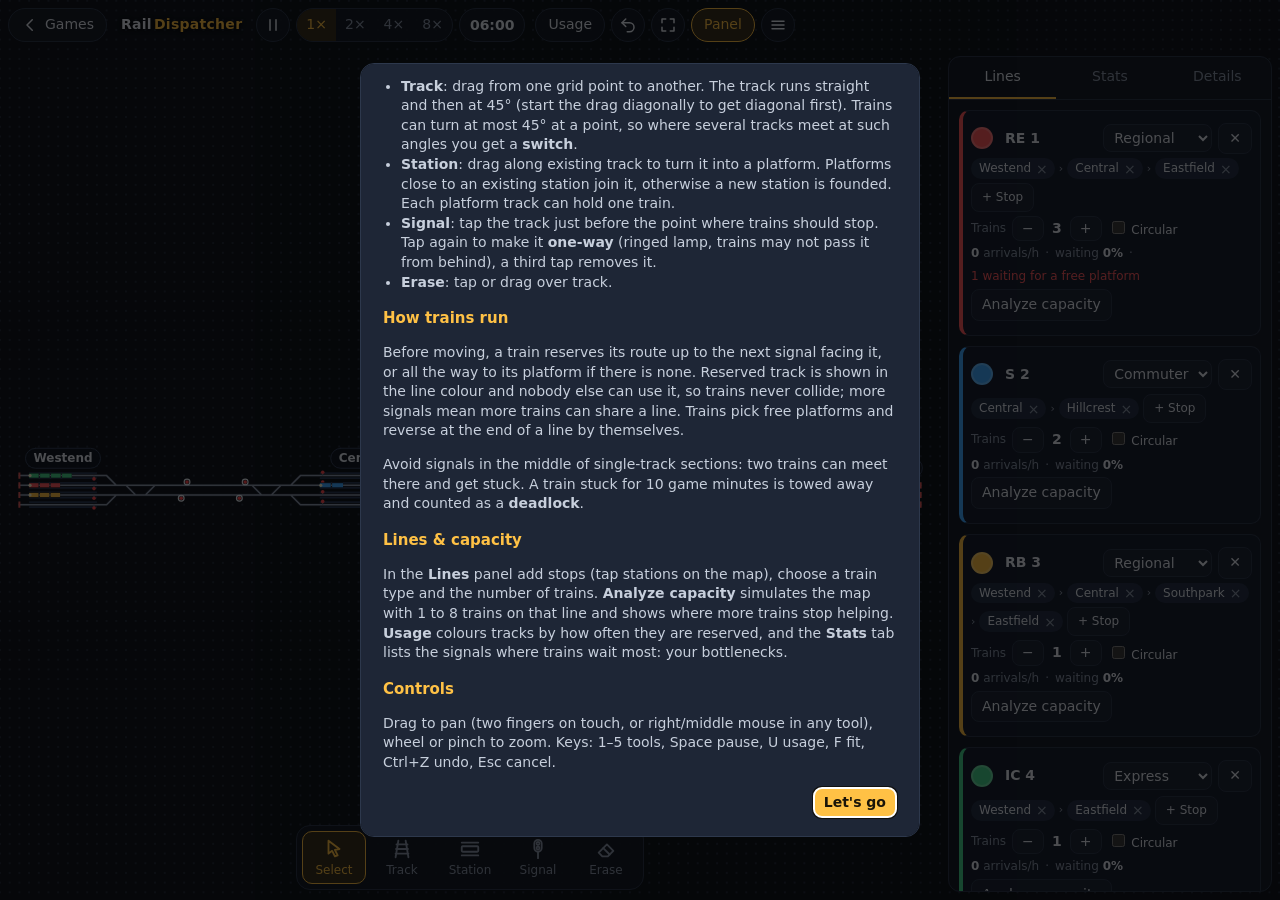
<file: trainsim/index.html>
<!doctype html>
<html lang="en">
<head>
  <meta charset="utf-8">
  <meta name="viewport" content="width=device-width, initial-scale=1, viewport-fit=cover">
  <title>Rail Dispatcher</title>
  <link rel="icon" href="thumbnail.svg" type="image/svg+xml">
  <link rel="stylesheet" href="style.css">
</head>
<body>
  <canvas id="view"></canvas>

  <header id="top">
    <a class="chip" href="../" title="Back to all games">
      <svg viewBox="0 0 24 24" aria-hidden="true"><path d="M15 5l-7 7 7 7"/></svg>
      <span>Games</span>
    </a>
    <div class="brand">Rail<b>Dispatcher</b></div>

    <div class="group">
      <button id="play" class="chip icon" type="button" title="Pause / run (Space)">
        <svg class="i-pause" viewBox="0 0 24 24" aria-hidden="true"><path d="M8 5v14M16 5v14"/></svg>
        <svg class="i-play" viewBox="0 0 24 24" aria-hidden="true"><path d="M7 4.5v15l12-7.5z"/></svg>
      </button>
      <div class="seg" id="speeds" role="group" aria-label="Simulation speed">
        <button type="button" data-speed="1">1×</button>
        <button type="button" data-speed="2">2×</button>
        <button type="button" data-speed="4">4×</button>
        <button type="button" data-speed="8">8×</button>
      </div>
      <div class="clock" id="clock" title="Game time">06:00</div>
    </div>

    <div class="group">
      <button id="usage" class="chip" type="button" title="Show how busy each track is (U)" aria-pressed="false">Usage</button>
      <button id="undo" class="chip icon" type="button" title="Undo (Ctrl+Z)">
        <svg viewBox="0 0 24 24" aria-hidden="true"><path d="M9 14L4 9l5-5"/><path d="M4 9h10a6 6 0 0 1 0 12h-3"/></svg>
      </button>
      <button id="fit" class="chip icon" type="button" title="Fit map to screen (F)">
        <svg viewBox="0 0 24 24" aria-hidden="true"><path d="M4 9V4h5M20 9V4h-5M4 15v5h5M20 15v5h-5"/></svg>
      </button>
      <button id="panelBtn" class="chip" type="button" title="Lines, statistics and details" aria-pressed="true">Panel</button>
      <button id="menuBtn" class="chip icon" type="button" title="Menu">
        <svg viewBox="0 0 24 24" aria-hidden="true"><path d="M4 7h16M4 12h16M4 17h16"/></svg>
      </button>
    </div>
    <div id="menu" class="menu" hidden>
      <button type="button" data-menu="help">How to play</button>
      <button type="button" data-menu="reset">Reset to starting map</button>
      <button type="button" data-menu="clear">Clear map</button>
      <button type="button" data-menu="export">Save map to file</button>
      <button type="button" data-menu="import">Load map from file</button>
      <button type="button" data-menu="resetStats">Reset statistics</button>
    </div>
    <input id="file" type="file" accept=".json,application/json" hidden>
  </header>

  <nav id="tools" aria-label="Tools">
    <button type="button" data-tool="select" title="Select & pan (1)">
      <svg viewBox="0 0 24 24" aria-hidden="true"><path d="M6 3l12 9-5 1 3 6-3 1-3-6-4 3z"/></svg><span>Select</span>
    </button>
    <button type="button" data-tool="track" title="Lay track: drag between grid points (2)">
      <svg viewBox="0 0 24 24" aria-hidden="true"><path d="M8 3L5 21M16 3l3 18M6 7h12M5.5 12h13M5 17h14"/></svg><span>Track</span>
    </button>
    <button type="button" data-tool="platform" title="Platform / station: drag along track (3)">
      <svg viewBox="0 0 24 24" aria-hidden="true"><rect x="3" y="9" width="18" height="6" rx="1"/><path d="M3 5h18M3 19h18"/></svg><span>Station</span>
    </button>
    <button type="button" data-tool="signal" title="Signal: tap track just before where trains should stop (4)">
      <svg viewBox="0 0 24 24" aria-hidden="true"><rect x="8" y="2" width="8" height="13" rx="4"/><circle cx="12" cy="6" r="1.6"/><circle cx="12" cy="11" r="1.6"/><path d="M12 15v7"/></svg><span>Signal</span>
    </button>
    <button type="button" data-tool="erase" title="Erase: tap or drag over track (5)">
      <svg viewBox="0 0 24 24" aria-hidden="true"><path d="M4 16l9-9 7 7-6 6H8z"/><path d="M9 11l7 7"/></svg><span>Erase</span>
    </button>
  </nav>

  <aside id="panel">
    <div class="tabs" role="tablist">
      <button type="button" data-tab="lines" role="tab">Lines</button>
      <button type="button" data-tab="stats" role="tab">Stats</button>
      <button type="button" data-tab="info" role="tab">Details</button>
    </div>
    <div id="tab-lines" class="tab"></div>
    <div id="tab-stats" class="tab"></div>
    <div id="tab-info" class="tab"></div>
  </aside>

  <div id="hint" class="hint" hidden></div>
  <div id="toast" class="toast" hidden></div>

  <dialog id="help">
    <h2>Rail Dispatcher</h2>
    <p>Build a railway, set up lines and watch the automatic dispatcher route
      trains through it. Find out where your network runs out of capacity.</p>
    <h3>Building</h3>
    <ul>
      <li><b>Track</b>: drag from one grid point to another. The track runs
        straight and then at 45° (start the drag diagonally to get diagonal first).
        Trains can turn at most 45° at a point, so where several tracks meet at
        such angles you get a <b>switch</b>.</li>
      <li><b>Station</b>: drag along existing track to turn it into a platform.
        Platforms close to an existing station join it, otherwise a new station is
        founded. Each platform track can hold one train.</li>
      <li><b>Signal</b>: tap the track just before the point where trains should
        stop. Tap again to make it <b>one-way</b> (ringed lamp, trains may not pass
        it from behind), a third tap removes it.</li>
      <li><b>Erase</b>: tap or drag over track.</li>
    </ul>
    <h3>How trains run</h3>
    <p>Before moving, a train reserves its route up to the next signal facing it,
      or all the way to its platform if there is none. Reserved track is shown in
      the line colour and nobody else can use it, so trains never collide; more
      signals mean more trains can share a line. Trains pick free platforms and
      reverse at the end of a line by themselves.</p>
    <p>Avoid signals in the middle of single-track sections: two trains can
      meet there and get stuck. A train stuck for 10 game minutes is towed away
      and counted as a <b>deadlock</b>.</p>
    <h3>Lines &amp; capacity</h3>
    <p>In the <b>Lines</b> panel add stops (tap stations on the map), choose a
      train type and the number of trains. <b>Analyze capacity</b> simulates the
      map with 1 to 8 trains on that line and shows where more trains stop
      helping. <b>Usage</b> colours tracks by how often they are reserved, and the
      <b>Stats</b> tab lists the signals where trains wait most: your bottlenecks.</p>
    <h3>Controls</h3>
    <p>Drag to pan (two fingers on touch, or right/middle mouse in any tool),
      wheel or pinch to zoom. Keys: 1–5 tools, Space pause, U usage, F fit,
      Ctrl+Z undo, Esc cancel.</p>
    <form method="dialog"><button class="btn primary">Let's go</button></form>
  </dialog>

  <script type="module" src="app.js"></script>
</body>
</html>
</file>
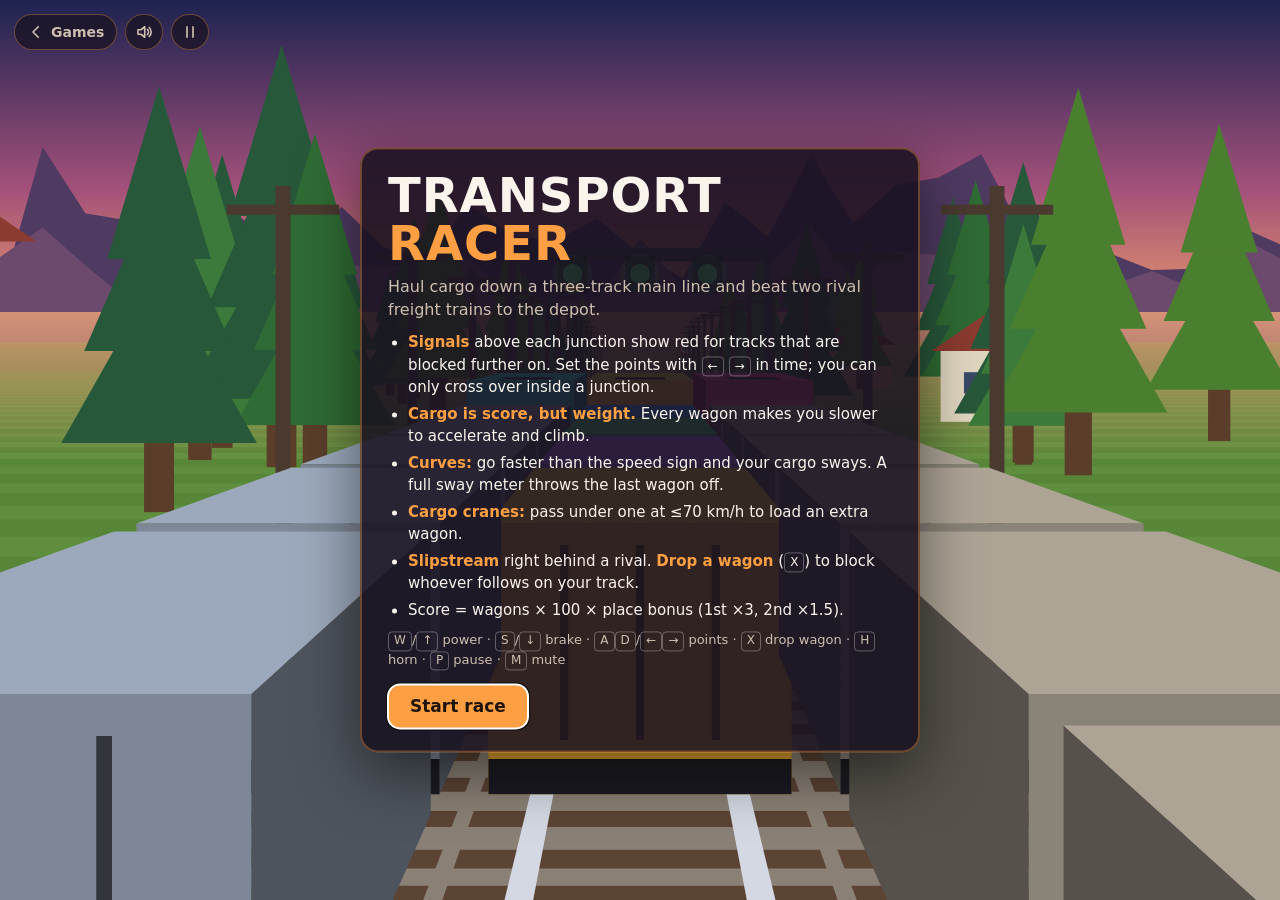
<file: transport-racer/index.html>
<!doctype html>
<html lang="en">
<head>
  <meta charset="utf-8">
  <meta name="viewport" content="width=device-width, initial-scale=1, viewport-fit=cover">
  <title>Transport Racer</title>
  <link rel="icon" href="thumbnail.svg" type="image/svg+xml">
  <link rel="stylesheet" href="style.css">
</head>
<body>
  <canvas id="scene"></canvas>

  <nav class="corner">
    <a class="chip" href="../" title="Back to all games">
      <svg viewBox="0 0 24 24" aria-hidden="true"><path d="M15 5l-7 7 7 7"/></svg>
      <span>Games</span>
    </a>
    <button id="mute" class="chip icon" type="button" title="Sound on/off (M)" aria-pressed="false">
      <svg class="on" viewBox="0 0 24 24" aria-hidden="true"><path d="M4 9v6h4l5 4V5L8 9z"/><path d="M16.5 8.5a5 5 0 0 1 0 7M19 6a8.5 8.5 0 0 1 0 12"/></svg>
      <svg class="off" viewBox="0 0 24 24" aria-hidden="true"><path d="M4 9v6h4l5 4V5L8 9z"/><path d="M17 9l5 6M22 9l-5 6"/></svg>
    </button>
    <button id="pause" class="chip icon" type="button" title="Pause (P)">
      <svg viewBox="0 0 24 24" aria-hidden="true"><path d="M8 5v14M16 5v14"/></svg>
    </button>
  </nav>

  <div id="hud" hidden>
    <div class="standing card">
      <div class="pos"><b id="pos">1</b><sup id="pos-suf">st</sup><small>/3</small></div>
      <div id="time" class="time">0:00.0</div>
    </div>
    <div class="progress" aria-hidden="true">
      <div class="line"></div>
      <i class="mark r0"></i><i class="mark r1"></i><i class="mark you"></i>
    </div>
    <div class="dash card">
      <div class="speed"><b id="kmh">0</b><small>km/h</small></div>
      <div class="meter"><span>Sway</span><div class="bar"><div id="sway"></div></div></div>
      <div id="wagons" class="wagons"></div>
      <div id="draft" class="draft">Slipstream</div>
    </div>
    <div class="points card">
      <div id="lanes" class="lanes"><i></i><i></i><i></i></div>
      <div id="points-label" class="points-label">Junction</div>
    </div>
  </div>

  <div id="msg" class="msg" aria-live="polite"></div>

  <div id="touch" hidden>
    <div class="cluster">
      <button type="button" data-act="left" aria-label="Points left">&#9664;</button>
      <button type="button" data-act="right" aria-label="Points right">&#9654;</button>
    </div>
    <div class="cluster small">
      <button type="button" data-act="drop">Drop</button>
      <button type="button" data-act="horn">Horn</button>
    </div>
    <div class="cluster">
      <button type="button" data-act="brake" class="brake">Brake</button>
      <button type="button" data-act="throttle" class="go">Power</button>
    </div>
  </div>

  <section id="panel" class="panel"></section>

  <script type="module" src="game.js"></script>
</body>
</html>
</file>
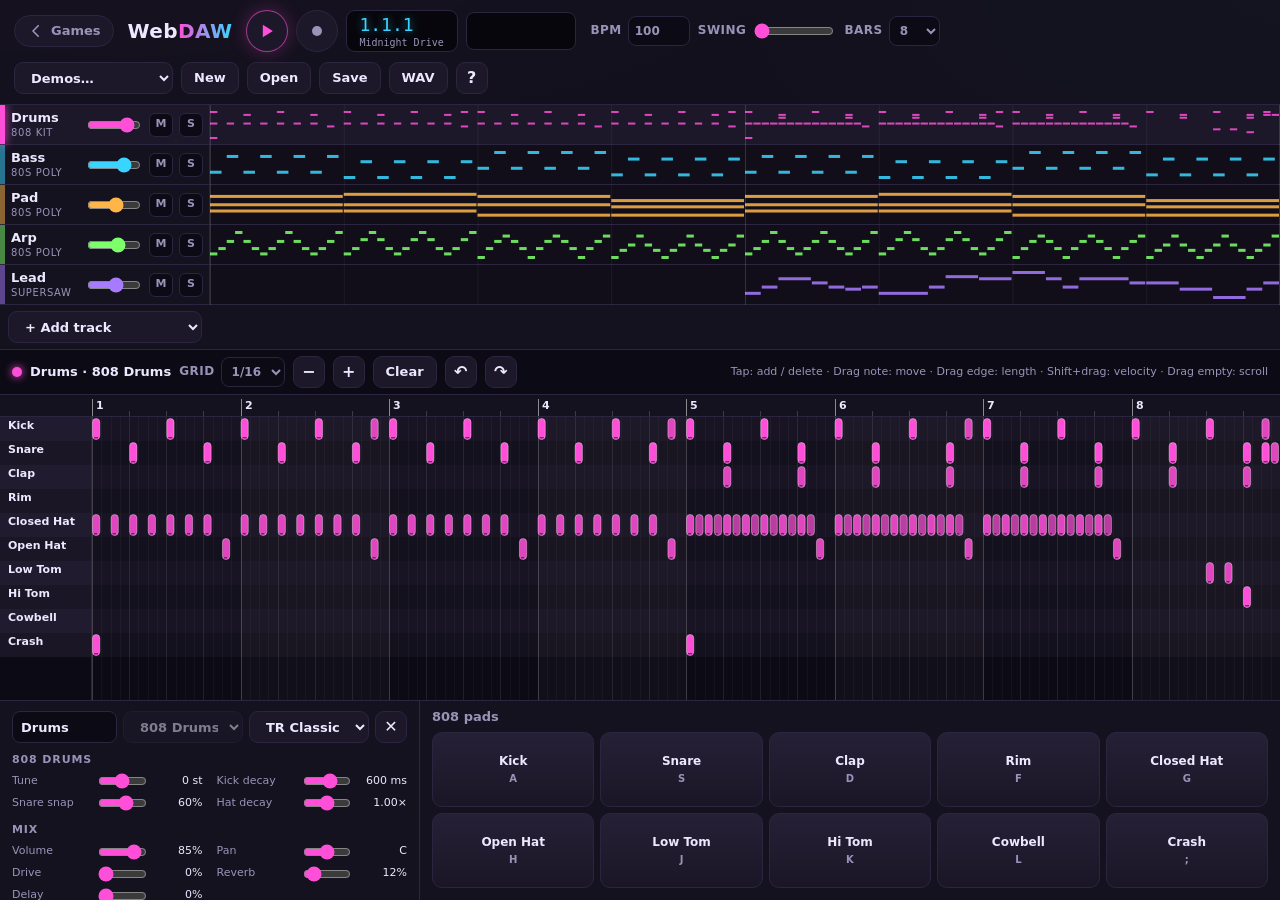
<file: webdaw/index.html>
<!doctype html>
<html lang="en">
<head>
  <meta charset="utf-8">
  <meta name="viewport" content="width=device-width, initial-scale=1, viewport-fit=cover">
  <title>WebDAW</title>
  <link rel="icon" href="thumbnail.svg" type="image/svg+xml">
  <link rel="stylesheet" href="style.css">
</head>
<body>
  <header id="top">
    <a class="chip" href="../" title="Back to all games">
      <svg viewBox="0 0 24 24" aria-hidden="true"><path d="M15 5l-7 7 7 7"/></svg>
      <span>Games</span>
    </a>
    <div class="brand">Web<b>DAW</b></div>

    <div class="group transport">
      <button id="play" class="tbtn play" type="button" title="Play / Stop (Space)" aria-pressed="false">
        <svg class="i-play" viewBox="0 0 24 24" aria-hidden="true"><path d="M7 4.5v15l12-7.5z"/></svg>
        <svg class="i-stop" viewBox="0 0 24 24" aria-hidden="true"><rect x="6" y="6" width="12" height="12" rx="1.5"/></svg>
      </button>
      <button id="rec" class="tbtn rec" type="button" title="Record what you play on the keyboard (R)" aria-pressed="false">
        <svg viewBox="0 0 24 24" aria-hidden="true"><circle cx="12" cy="12" r="6"/></svg>
      </button>
      <div class="lcd" title="Bar . Beat . Step (click to rename the song)"><span id="pos">1.1.1</span><small id="songName"></small></div>
      <canvas id="scope" aria-hidden="true"></canvas>
    </div>

    <div class="group">
      <label class="field">BPM <input id="bpm" type="number" min="40" max="240" step="1" inputmode="numeric"></label>
      <label class="field">Swing <input id="swing" type="range" min="0" max="100" step="1"></label>
      <label class="field">Bars
        <select id="bars"><option>1</option><option>2</option><option>4</option><option>8</option><option>16</option><option>32</option></select>
      </label>
    </div>

    <div class="group">
      <select id="demo" class="btn" title="Load a demo song">
        <option value="">Demos…</option>
      </select>
      <button id="new" class="btn" type="button" title="New empty song">New</button>
      <button id="open" class="btn" type="button" title="Open a .webdaw.json file">Open</button>
      <button id="save" class="btn" type="button" title="Download the song as .webdaw.json">Save</button>
      <button id="export" class="btn" type="button" title="Render two loops to a WAV file">WAV</button>
      <button id="help" class="btn icon" type="button" title="Help">?</button>
      <input id="file" type="file" accept=".json,application/json" hidden>
    </div>

  </header>

  <section id="lanes" aria-label="Tracks">
    <div id="laneHeads"></div>
    <canvas id="laneCanvas"></canvas>
    <div class="addrow">
      <select id="addTrack" class="btn" title="Add a track">
        <option value="">+ Add track</option>
      </select>
    </div>
  </section>

  <section id="editor" aria-label="Note editor">
    <div class="toolbar">
      <span id="edTitle" class="ed-title"></span>
      <label class="field">Grid
        <select id="snap">
          <option value="0.5">1/32</option>
          <option value="1" selected>1/16</option>
          <option value="2">1/8</option>
          <option value="4">1/4</option>
        </select>
      </label>
      <button id="zoomOut" class="btn icon" type="button" title="Zoom out">−</button>
      <button id="zoomIn" class="btn icon" type="button" title="Zoom in">+</button>
      <button id="clear" class="btn" type="button" title="Remove all notes of this track">Clear</button>
      <button id="undo" class="btn icon" type="button" title="Undo (Ctrl+Z)">↶</button>
      <button id="redo" class="btn icon" type="button" title="Redo (Ctrl+Y)">↷</button>
      <span class="hint">Tap: add / delete · Drag note: move · Drag edge: length · Shift+drag: velocity · Drag empty: scroll</span>
    </div>
    <div id="rollWrap"><canvas id="roll"></canvas></div>
  </section>

  <footer id="bottom" data-tab="keys">
    <div class="tabs" role="tablist">
      <button type="button" data-tab="keys" aria-selected="true">Keys</button>
      <button type="button" data-tab="sound" aria-selected="false">Sound</button>
    </div>
    <section id="sound" aria-label="Instrument"></section>
    <section id="keysPane" aria-label="Keyboard">
      <div class="kbbar">
        <button id="octDown" class="btn icon" type="button" title="Octave down (Z)">‹</button>
        <span id="octLabel"></span>
        <button id="octUp" class="btn icon" type="button" title="Octave up (X)">›</button>
      </div>
      <div id="keys"></div>
    </section>
  </footer>

  <div id="toast" role="status" aria-live="polite"></div>

  <dialog id="helpDlg">
    <h2>WebDAW</h2>
    <p>A small loop-based DAW. Every track loops over the song length (Bars). Pick a track in the
      lane list, then draw notes in the editor or play them on the keyboard.</p>
    <ul>
      <li><b>Space</b> play / stop · <b>R</b> record · <b>Ctrl+Z / Ctrl+Y</b> undo / redo</li>
      <li><b>A W S E D F T G Y H U J K O L P</b> play notes (laid out like a piano), <b>Z / X</b> octave down / up</li>
      <li>On drum tracks the home row <b>A S D F G H J K L ;</b> plays the pads.</li>
      <li>Editor: click or tap an empty cell to add a note, tap a note to delete it (right-click works too),
        drag a note to move it, drag its right edge to change the length, Shift+drag up/down for velocity.
        Drag empty space or use the wheel to scroll, Ctrl+wheel to zoom.</li>
      <li>Recording: arm <b>●</b>, start playback and play the keyboard; notes snap to the grid.</li>
      <li>Your song is saved in this browser automatically. <b>Save</b> / <b>Open</b> move it as a file,
        <b>WAV</b> renders two loops to audio.</li>
    </ul>
    <form method="dialog"><button class="btn">Close</button></form>
  </dialog>

  <script type="module" src="app.js"></script>
</body>
</html>
</file>
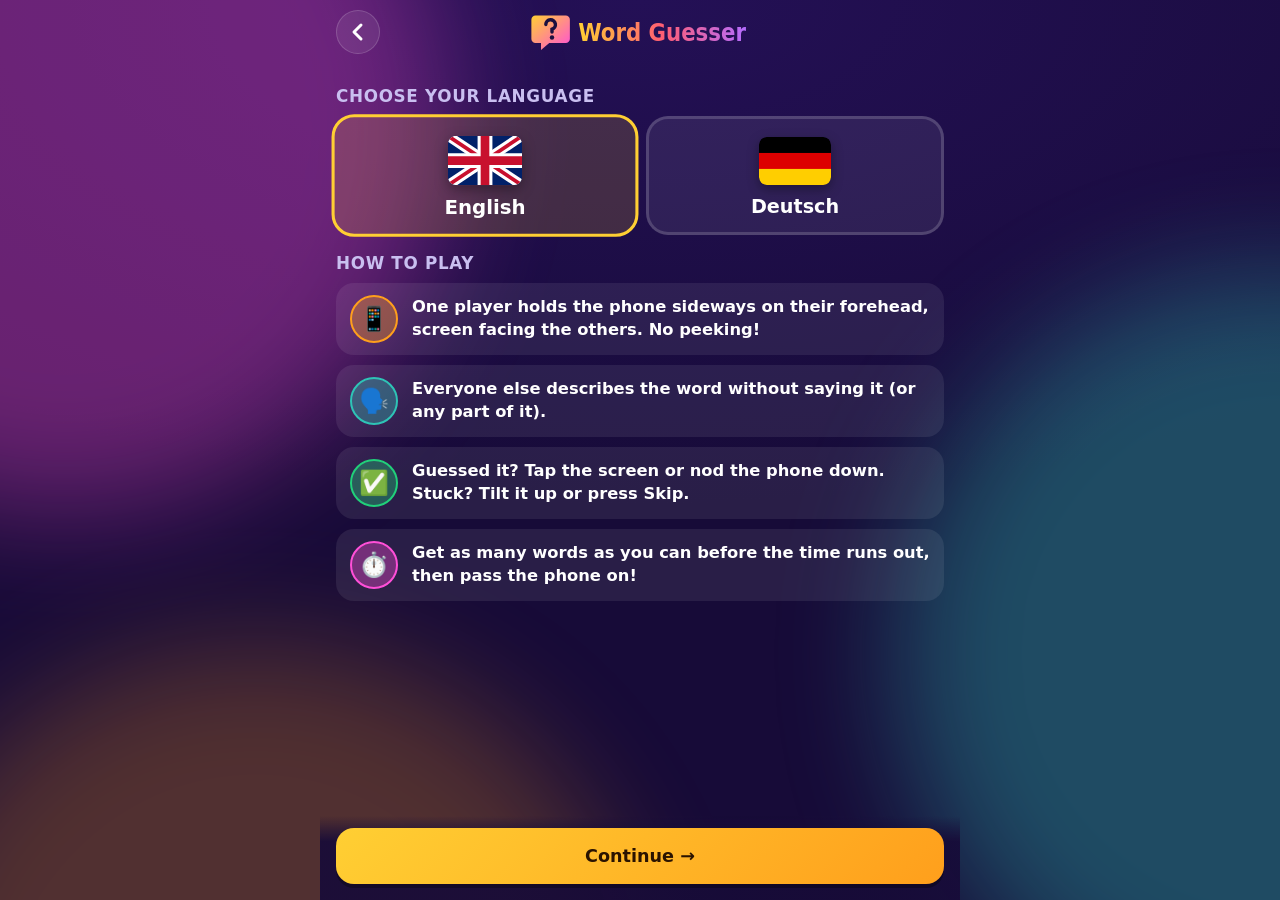
<file: word-guesser/index.html>
<!doctype html>
<html lang="en">
<head>
  <meta charset="utf-8">
  <meta name="viewport" content="width=device-width, initial-scale=1, viewport-fit=cover, user-scalable=no">
  <meta name="theme-color" content="#170b38">
  <meta name="apple-mobile-web-app-capable" content="yes">
  <meta name="mobile-web-app-capable" content="yes">
  <title>Word Guesser</title>
  <link rel="icon" href="thumbnail.svg" type="image/svg+xml">
  <link rel="stylesheet" href="style.css">
  <script type="module" src="app.js"></script>
</head>
<body>
  <div class="blobs" aria-hidden="true"><i></i><i></i><i></i></div>

  <!-- 1. Welcome: language + how to play -->
  <section id="welcome" class="screen" data-screen>
    <header class="top">
      <a class="icon-btn" href="../" data-i18n-label="allGames">
        <svg viewBox="0 0 24 24"><path d="M15 5l-7 7 7 7"/></svg>
      </a>
      <img class="logo" src="img/logo.svg" alt="Word Guesser">
      <span class="top-spacer"></span>
    </header>
    <main class="body">
      <h2 class="title" data-i18n="chooseLang">Choose your language</h2>
      <div class="langs">
        <button class="lang" type="button" data-lang="en">
          <img src="img/flag-en.svg" alt=""><span>English</span>
        </button>
        <button class="lang" type="button" data-lang="de">
          <img src="img/flag-de.svg" alt=""><span>Deutsch</span>
        </button>
      </div>
      <h2 class="title" data-i18n="howTitle">How to play</h2>
      <ol class="howto">
        <li><span class="step" style="--c:#ff9f1c">📱</span><p data-i18n="how1"></p></li>
        <li><span class="step" style="--c:#2ec4b6">🗣️</span><p data-i18n="how2"></p></li>
        <li><span class="step" style="--c:#21d07a">✅</span><p data-i18n="how3"></p></li>
        <li><span class="step" style="--c:#ff4fd8">⏱️</span><p data-i18n="how4"></p></li>
      </ol>
    </main>
    <footer class="bottom">
      <button id="continue" class="btn primary wide" type="button"><span data-i18n="cont">Continue</span> →</button>
    </footer>
  </section>

  <!-- 2. Setup: round length, options, categories -->
  <section id="setup" class="screen" data-screen>
    <header class="top">
      <a class="icon-btn" href="../" data-i18n-label="allGames">
        <svg viewBox="0 0 24 24"><path d="M15 5l-7 7 7 7"/></svg>
      </a>
      <img class="logo" src="img/logo.svg" alt="Word Guesser">
      <span class="top-spacer"></span>
    </header>
    <main class="body">
      <h2 class="title" data-i18n="roundLen">Round length</h2>
      <div id="times" class="chips" role="radiogroup"></div>
      <div class="toggles">
        <button id="opt-sound" class="toggle" type="button" aria-pressed="true">🔊 <span data-i18n="sound"></span></button>
        <button id="opt-tilt" class="toggle" type="button" aria-pressed="true">📱 <span data-i18n="tiltCtl"></span></button>
        <button id="opt-swap" class="toggle" type="button" aria-pressed="false">⇅ <span data-i18n="swap"></span></button>
      </div>
      <div class="title-row">
        <h2 class="title" data-i18n="cats">Categories</h2>
        <button id="toggle-all" class="link" type="button"></button>
      </div>
      <div id="cats" class="cats"></div>
      <p id="setup-msg" class="msg" role="status"></p>
    </main>
    <footer class="bottom">
      <button id="to-lang" class="btn" type="button">🌐 <span data-i18n="language">Language</span></button>
      <button id="start" class="btn primary" type="button"><span data-i18n="start">Start</span> ▶</button>
    </footer>
  </section>

  <!-- 3. Play (landscape; rotated by JS when the viewport stays portrait) -->
  <section id="play" class="play" data-screen>
    <div id="stage" class="stage">
      <canvas id="play-fx" class="fx"></canvas>
      <div class="play-top">
        <div class="pill timer" id="timer"><span id="time">1:00</span><i id="time-bar"></i></div>
        <div class="pill score">✓ <span id="score">0</span></div>
      </div>
      <div id="word-box" class="word-box">
        <div id="word-cat" class="word-cat"></div>
        <div id="word" class="word"></div>
      </div>
      <div class="play-bottom">
        <button id="menu" class="btn ghost" type="button">← <span data-i18n="menu">Back to menu</span></button>
        <button id="skip" class="btn danger" type="button"><span data-i18n="skip">Skip word</span> ⏭</button>
      </div>
      <div id="flash" class="flash"><span></span></div>
      <div id="countdown" class="overlay">
        <p class="ready" data-i18n="ready"></p>
        <div id="count" class="count"></div>
        <p id="hint" class="hint"></p>
      </div>
      <div id="timeup" class="overlay banner"><p data-i18n="timeUp"></p></div>
    </div>
  </section>

  <!-- 4. Results -->
  <section id="results" class="screen" data-screen>
    <header class="top">
      <a class="icon-btn" href="../" data-i18n-label="allGames">
        <svg viewBox="0 0 24 24"><path d="M15 5l-7 7 7 7"/></svg>
      </a>
      <img class="logo" src="img/logo.svg" alt="Word Guesser">
      <span class="top-spacer"></span>
    </header>
    <main class="body">
      <div class="hero">
        <div id="res-score" class="hero-num">0</div>
        <div id="res-label" class="hero-label"></div>
        <div id="res-sub" class="hero-sub"></div>
      </div>
      <p class="msg small" data-i18n="fixHint"></p>
      <ul id="res-list" class="res-list"></ul>
      <canvas id="res-fx" class="fx"></canvas>
    </main>
    <footer class="bottom">
      <button id="res-menu" class="btn" type="button"><span data-i18n="menu">Back to menu</span></button>
      <button id="res-next" class="btn primary" type="button"><span data-i18n="next">Next round</span> ▶</button>
    </footer>
  </section>
</body>
</html>
</file>
<file: style.css>
:root {
  --bg-top: #0a0820;
  --bg-bottom: #1d0b2e;
  --ink: #eef0ff;
  --ink-dim: #a3a9d6;
  --ink-faint: #6e74a8;
  --neon: #5ac8ff;
  --gold: #ffc446;
  --violet: #c45aff;
  --card: rgba(22, 20, 52, 0.72);
  --card-border: rgba(90, 200, 255, 0.18);
  --radius: 20px;
  color-scheme: dark;
}

* { box-sizing: border-box; }

html { min-height: 100%; background: var(--bg-top); }

body {
  margin: 0;
  min-height: 100vh;
  color: var(--ink);
  font-family: "Segoe UI", system-ui, -apple-system, Roboto, "Helvetica Neue", sans-serif;
  background: linear-gradient(180deg, var(--bg-top), var(--bg-bottom) 70%);
  display: flex;
  flex-direction: column;
  overflow-x: hidden;
}

/* ---------- animated backdrop ---------- */
.backdrop { position: fixed; inset: 0; z-index: -1; overflow: hidden; pointer-events: none; }
.orb {
  position: absolute;
  width: 46vmax; height: 46vmax;
  border-radius: 50%;
  filter: blur(70px);
  opacity: 0.38;
  animation: drift 28s ease-in-out infinite alternate;
}
.orb-a { background: #3a1f8a; top: -18vmax; left: -10vmax; }
.orb-b { background: #0f4f8a; top: 10vmax; right: -16vmax; animation-duration: 34s; animation-delay: -8s; }
.orb-c { background: #6a1458; bottom: -24vmax; left: 25vw; animation-duration: 40s; animation-delay: -16s; }
@keyframes drift {
  to { transform: translate(6vmax, 4vmax) scale(1.12); }
}
.grid-floor {
  position: absolute;
  left: -50%; right: -50%; bottom: -10vh;
  height: 55vh;
  background-image:
    linear-gradient(rgba(90, 200, 255, 0.22) 1px, transparent 1px),
    linear-gradient(90deg, rgba(90, 200, 255, 0.22) 1px, transparent 1px);
  background-size: 60px 60px;
  transform: perspective(500px) rotateX(62deg);
  transform-origin: top center;
  mask-image: linear-gradient(to top, black 10%, transparent 85%);
  animation: floor 6s linear infinite;
}
@keyframes floor { to { background-position: 0 60px, 0 0; } }

/* ---------- hero ---------- */
.hero {
  width: min(1120px, 100% - 32px);
  margin: 0 auto;
  padding: clamp(48px, 9vh, 96px) 0 28px;
}
.eyebrow {
  margin: 0 0 10px;
  font-size: 0.8rem;
  letter-spacing: 0.22em;
  text-transform: uppercase;
  color: var(--neon);
}
h1 {
  margin: 0;
  font-size: clamp(2.8rem, 8vw, 5.2rem);
  font-weight: 800;
  letter-spacing: -0.03em;
  line-height: 1;
  text-shadow: 0 0 28px rgba(120, 90, 255, 0.55);
}
h1 span {
  background: linear-gradient(90deg, var(--neon), var(--violet) 55%, var(--gold));
  -webkit-background-clip: text;
  background-clip: text;
  color: transparent;
}
.lede { margin: 14px 0 0; max-width: 46ch; color: var(--ink-dim); font-size: 1.1rem; line-height: 1.5; }

.toolbar {
  display: flex;
  flex-wrap: wrap;
  align-items: center;
  gap: 12px 16px;
  margin-top: 32px;
}
.search {
  display: flex;
  align-items: center;
  gap: 8px;
  flex: 0 1 300px;
  min-width: 200px;
  padding: 0 14px;
  height: 44px;
  border-radius: 999px;
  background: rgba(16, 14, 40, 0.7);
  border: 1px solid var(--card-border);
  transition: border-color 0.2s, box-shadow 0.2s;
}
.search:focus-within { border-color: var(--neon); box-shadow: 0 0 0 3px rgba(90, 200, 255, 0.2); }
.search svg { width: 18px; height: 18px; fill: none; stroke: var(--ink-faint); stroke-width: 2; stroke-linecap: round; flex: none; }
.search input {
  flex: 1;
  min-width: 0;
  border: 0;
  outline: 0;
  background: none;
  color: var(--ink);
  font: inherit;
}
.tags { display: flex; flex-wrap: wrap; gap: 8px; }
.tags button {
  height: 34px;
  padding: 0 14px;
  border-radius: 999px;
  border: 1px solid var(--card-border);
  background: rgba(16, 14, 40, 0.55);
  color: var(--ink-dim);
  font: inherit;
  font-size: 0.88rem;
  cursor: pointer;
  transition: color 0.2s, border-color 0.2s, background 0.2s;
}
.tags button:hover { color: var(--ink); border-color: rgba(90, 200, 255, 0.5); }
.tags button[aria-pressed="true"] { background: var(--neon); border-color: var(--neon); color: #08122a; font-weight: 600; }

/* ---------- game cards ---------- */
main { flex: 1; width: min(1120px, 100% - 32px); margin: 0 auto; padding-bottom: 48px; }
.status { color: var(--ink-dim); min-height: 1em; }
.status:empty { display: none; }
.games {
  list-style: none;
  margin: 0;
  padding: 0;
  display: grid;
  grid-template-columns: repeat(auto-fill, minmax(min(320px, 100%), 1fr));
  gap: 24px;
}
.card {
  --accent: var(--neon);
  animation: rise 0.5s cubic-bezier(.2, .8, .2, 1) both;
  animation-delay: var(--delay, 0ms);
}
@keyframes rise { from { opacity: 0; transform: translateY(18px); } }
.card-link {
  position: relative;
  display: flex;
  flex-direction: column;
  height: 100%;
  border-radius: var(--radius);
  background: var(--card);
  border: 1px solid var(--card-border);
  color: inherit;
  text-decoration: none;
  overflow: hidden;
  backdrop-filter: blur(8px);
  transition: transform 0.25s cubic-bezier(.2, .8, .2, 1), border-color 0.25s, box-shadow 0.25s;
}
.card-link:hover, .card-link:focus-visible {
  transform: translateY(-6px);
  border-color: color-mix(in srgb, var(--accent) 70%, transparent);
  box-shadow: 0 18px 50px -12px color-mix(in srgb, var(--accent) 45%, transparent);
  outline: none;
}
.thumb { aspect-ratio: 16 / 9; overflow: hidden; background: #0c0a24; }
.thumb img { display: block; width: 100%; height: 100%; object-fit: cover; transition: transform 0.5s cubic-bezier(.2, .8, .2, 1); }
.card-link:hover .thumb img { transform: scale(1.05); }
.card-body { padding: 18px 20px 20px; display: flex; flex-direction: column; gap: 8px; flex: 1; }
.card-title { margin: 0; font-size: 1.35rem; font-weight: 700; letter-spacing: -0.01em; }
.card-desc { margin: 0; color: var(--ink-dim); line-height: 1.5; flex: 1; }
.card-tags { list-style: none; margin: 6px 0 0; padding: 0; display: flex; flex-wrap: wrap; gap: 6px; }
.card-tags li {
  font-size: 0.75rem;
  padding: 3px 10px;
  border-radius: 999px;
  color: color-mix(in srgb, var(--accent) 80%, white);
  background: color-mix(in srgb, var(--accent) 14%, transparent);
}
.play {
  position: absolute;
  right: 16px;
  top: 16px;
  width: 48px; height: 48px;
  display: grid; place-items: center;
  border-radius: 50%;
  background: var(--accent);
  box-shadow: 0 0 24px var(--accent);
  opacity: 0;
  transform: scale(0.7);
  transition: opacity 0.25s, transform 0.25s cubic-bezier(.2, .8, .2, 1);
}
.play svg { width: 22px; height: 22px; fill: #08122a; margin-left: 3px; }
.card-link:hover .play, .card-link:focus-visible .play { opacity: 1; transform: scale(1); }

footer {
  width: min(1120px, 100% - 32px);
  margin: 0 auto;
  padding: 20px 0 32px;
  color: var(--ink-faint);
  font-size: 0.85rem;
  border-top: 1px solid rgba(90, 200, 255, 0.1);
  display: flex;
  flex-wrap: wrap;
  justify-content: space-between;
  gap: 8px 16px;
}
footer a { color: var(--ink-dim); text-decoration: none; }
footer a:hover, footer a:focus-visible { color: var(--neon); text-decoration: underline; }

@media (prefers-reduced-motion: reduce) {
  *, *::before, *::after { animation: none !important; transition: none !important; }
}
</file>
<file: antcolony/style.css>
:root {
  --accent: rgb(232, 120, 60);
  --ink: rgb(255, 246, 228);
  --ink-dim: rgb(222, 206, 184);
  --panel: rgba(40, 24, 14, 0.78);
  --edge: rgba(232, 120, 60, 0.45);
  --gold: rgb(255, 210, 58);
  color-scheme: dark;
}

* { box-sizing: border-box; }

html, body {
  margin: 0;
  height: 100%;
  overflow: hidden;
  background: rgb(58, 38, 24);
  color: var(--ink);
  font-family: "DejaVu Sans Mono", ui-monospace, "Cascadia Mono", Menlo, monospace;
  -webkit-user-select: none;
  user-select: none;
  -webkit-tap-highlight-color: transparent;
}

#scene {
  position: fixed; inset: 0; width: 100%; height: 100%;
  display: block;
  touch-action: none;
  image-rendering: pixelated;
}

button { font: inherit; color: inherit; }
[hidden] { display: none !important; }

/* ---------- top-left chips ---------- */
.corner { position: fixed; top: 14px; left: 14px; display: flex; gap: 8px; z-index: 5; }
.chip {
  display: inline-flex; align-items: center; gap: 6px;
  height: 36px; padding: 0 12px;
  border-radius: 4px;
  border: 2px solid var(--edge);
  background: var(--panel);
  color: var(--ink-dim);
  font-size: 14px; font-weight: 700;
  text-decoration: none;
  cursor: pointer;
  transition: color 0.15s, border-color 0.15s;
}
.chip:hover { color: var(--ink); border-color: var(--accent); }
.chip.icon { padding: 0 8px; }
.chip svg { width: 18px; height: 18px; fill: none; stroke: currentColor; stroke-width: 2.4; stroke-linecap: square; stroke-linejoin: miter; }
#mute .off, #mute[aria-pressed="true"] .on { display: none; }
#mute[aria-pressed="true"] .off { display: block; }

/* ---------- HUD ---------- */
.card {
  position: fixed; z-index: 3;
  border-radius: 4px;
  background: var(--panel);
  border: 2px solid var(--edge);
  padding: 6px 10px;
  font-variant-numeric: tabular-nums;
}
#hud { top: 14px; right: 14px; display: flex; flex-direction: column; align-items: flex-end; gap: 3px; }
.lvl { font-size: 12px; color: var(--ink-dim); text-transform: uppercase; letter-spacing: 0.08em; }
.stats { display: flex; gap: 12px; font-size: 17px; }
.stats span { display: inline-flex; align-items: center; gap: 5px; }
.ico { display: inline-block; width: 14px; height: 10px; }
.ico.ant { background: rgb(168, 70, 42); clip-path: polygon(0 40%, 20% 10%, 45% 30%, 55% 30%, 70% 0, 100% 20%, 100% 70%, 70% 80%, 55% 60%, 45% 60%, 20% 90%, 0 70%); }
.ico.stone { background: rgb(160, 156, 168); border-radius: 2px; box-shadow: inset 2px 2px 0 rgb(200, 196, 206), inset -2px -2px 0 rgb(92, 90, 98); }
.ico.bird { background: rgb(150, 100, 60); clip-path: polygon(0 50%, 30% 0, 50% 40%, 70% 0, 100% 50%, 50% 100%); }

.msg {
  position: fixed; z-index: 4;
  left: 50%; top: 22%;
  transform: translate(-50%, -50%);
  padding: 8px 18px;
  border-radius: 4px;
  background: var(--panel);
  border: 2px solid var(--edge);
  font-size: 20px; font-weight: 800;
  text-transform: uppercase;
  white-space: nowrap;
  opacity: 0;
  pointer-events: none;
}
.msg.on { animation: msg 2.2s ease-out forwards; }
@keyframes msg {
  0% { opacity: 0; transform: translate(-50%, -30%); }
  12%, 75% { opacity: 1; transform: translate(-50%, -50%); }
  100% { opacity: 0; transform: translate(-50%, -50%); }
}

/* ---------- touch controls ---------- */
#touch {
  position: fixed; z-index: 4;
  left: 0; right: 0; bottom: 0;
  display: flex; justify-content: space-between; align-items: flex-end;
  padding: 0 12px calc(12px + env(safe-area-inset-bottom));
  pointer-events: none;
  touch-action: none;
}
#touch .cluster { display: flex; align-items: flex-end; gap: 10px; pointer-events: auto; }
#touch .stack { display: flex; flex-direction: column; gap: 8px; }
#touch button {
  width: 72px; height: 72px;
  border-radius: 6px;
  border: 2px solid rgba(255, 255, 255, 0.35);
  background: rgba(40, 24, 14, 0.5);
  font-size: 24px; font-weight: 800;
  touch-action: none;
}
#touch button.small { width: 52px; height: 46px; font-size: 18px; }
#touch button.stone { width: 64px; height: 64px; background: rgba(150, 146, 160, 0.5); font-size: 22px; }
#touch button.jump { width: 88px; height: 88px; background: rgba(232, 120, 60, 0.55); font-size: 17px; }
#touch button.held { border-color: #fff; filter: brightness(1.4); }

/* ---------- panels ---------- */
.panel {
  position: fixed; z-index: 6;
  left: 50%; top: 50%;
  transform: translate(-50%, -50%);
  width: min(540px, calc(100vw - 32px));
  max-height: calc(100vh - 90px);
  overflow-y: auto;
  padding: 22px 26px;
  border-radius: 6px;
  background: rgba(40, 24, 14, 0.92);
  border: 3px solid var(--edge);
  box-shadow: 0 8px 0 rgba(0, 0, 0, 0.35);
}
.panel h1 { margin: 0 0 6px; font-size: clamp(34px, 9vw, 52px); font-weight: 900; line-height: 1; text-transform: uppercase; }
.panel h1 span { color: var(--accent); }
.panel h2 { margin: 0 0 8px; font-size: 28px; font-weight: 900; color: var(--accent); text-transform: uppercase; }
.panel p { margin: 8px 0; color: var(--ink-dim); line-height: 1.5; font-size: 14px; }
.panel .motto { color: var(--gold); font-style: italic; }
.panel .keys { font-size: 12px; }
.panel .hint { font-size: 13px; }
.panel kbd { display: inline-block; padding: 0 5px; margin: 0 1px; border-radius: 3px; border: 1px solid rgba(255, 255, 255, 0.3); font: inherit; font-size: 12px; }
.panel .row { display: flex; flex-wrap: wrap; gap: 10px; align-items: center; margin-top: 14px; }
.panel table { width: 100%; border-collapse: collapse; margin: 6px 0; font-variant-numeric: tabular-nums; font-size: 14px; }
.panel td { padding: 6px 2px; border-bottom: 1px solid rgba(255, 255, 255, 0.1); }
.panel td:last-child { text-align: right; font-weight: 700; }
.panel .best { color: var(--gold); }

.levels { display: flex; flex-direction: column; gap: 8px; margin: 14px 0 6px; }
.level {
  display: flex; align-items: center; gap: 12px;
  padding: 10px 14px;
  border-radius: 4px;
  border: 2px solid rgba(255, 255, 255, 0.15);
  background: rgba(255, 255, 255, 0.06);
  text-align: left;
  cursor: pointer;
}
.level:hover, .level.sel { border-color: var(--accent); background: rgba(232, 120, 60, 0.14); }
.level b { font-size: 22px; color: var(--accent); width: 20px; }
.level .name { flex: 1; font-weight: 700; display: flex; flex-direction: column; gap: 2px; }
.level small { font-weight: 400; font-size: 12px; color: var(--ink-dim); }
.level .info { display: inline-flex; flex-direction: column; align-items: flex-end; gap: 3px; font-size: 12px; color: var(--ink-dim); font-variant-numeric: tabular-nums; }

.stars { display: inline-flex; gap: 3px; }
.stars i { width: 12px; height: 12px; background: rgba(255, 255, 255, 0.18); clip-path: polygon(50% 0, 62% 36%, 100% 38%, 70% 60%, 80% 100%, 50% 76%, 20% 100%, 30% 60%, 0 38%, 38% 36%); }
.stars i.on { background: var(--gold); }
.stars.big { margin: 4px 0 8px; gap: 8px; }
.stars.big i { width: 34px; height: 34px; }

.btn {
  height: 44px; padding: 0 20px;
  border: 0; border-radius: 4px;
  background: var(--accent);
  color: rgb(40, 20, 8);
  font-weight: 800;
  cursor: pointer;
  box-shadow: 0 4px 0 rgb(150, 70, 30);
}
.btn:active { transform: translateY(2px); box-shadow: 0 2px 0 rgb(150, 70, 30); }
.btn.ghost { background: transparent; color: var(--ink); border: 2px solid var(--edge); box-shadow: none; }

@media (max-width: 600px) {
  .card { padding: 5px 8px; }
  .stats { font-size: 14px; gap: 8px; }
  #touch .cluster:first-child button { width: 62px; height: 62px; }
  #touch .cluster { gap: 8px; }
  #touch button.jump { width: 76px; height: 76px; }
  #touch button.stone { width: 56px; height: 56px; }
  #touch button.small { width: 46px; height: 40px; }
  .panel { padding: 16px 18px; }
}

/* Keyboard hints are noise on a touch device. */
body.touch .panel .keys { display: none; }

@media (prefers-reduced-motion: reduce) {
  .chip { transition: none; }
  .msg.on { animation: msg-still 2.2s linear forwards; }
  @keyframes msg-still { 0%, 80% { opacity: 1; } 100% { opacity: 0; } }
}
</file>
<file: carracer/style.css>
:root {
  --accent: rgb(255, 72, 88);
  --accent-soft: rgba(255, 72, 88, 0.16);
  --ink: rgb(248, 246, 242);
  --ink-dim: rgb(196, 202, 216);
  --panel: rgba(16, 19, 32, 0.74);
  --edge: rgba(255, 72, 88, 0.42);
  --gold: rgb(255, 204, 51);
  --green: rgb(70, 230, 130);
  color-scheme: dark;
}

* { box-sizing: border-box; }

html, body {
  margin: 0;
  height: 100%;
  overflow: hidden;
  background: rgb(120, 170, 220);
  color: var(--ink);
  font-family: "DejaVu Sans", "Segoe UI", system-ui, sans-serif;
  -webkit-user-select: none;
  user-select: none;
  -webkit-tap-highlight-color: transparent;
}

#scene { position: fixed; inset: 0; width: 100%; height: 100%; touch-action: none; display: block; }

button { font: inherit; color: inherit; }
[hidden] { display: none !important; }
.dim { color: var(--ink-dim); }
kbd { display: inline-block; padding: 0 5px; border-radius: 4px; border: 1px solid rgba(255, 255, 255, 0.3); font: inherit; font-size: 12px; }

/* ---------- top-left chips ---------- */
.corner { position: fixed; top: 14px; left: 14px; display: flex; gap: 8px; z-index: 7; flex-wrap: wrap; max-width: calc(100vw - 200px); }
.chip {
  display: inline-flex; align-items: center; gap: 6px;
  height: 36px; padding: 0 12px;
  border-radius: 999px;
  border: 1px solid var(--edge);
  background: var(--panel);
  color: var(--ink-dim);
  font-size: 14px; font-weight: 600;
  text-decoration: none;
  cursor: pointer;
  transition: color 0.15s, border-color 0.15s;
}
.chip:hover { color: var(--ink); border-color: var(--accent); }
.chip.icon { padding: 0 9px; }
.chip svg { width: 18px; height: 18px; fill: none; stroke: currentColor; stroke-width: 2.2; stroke-linecap: round; stroke-linejoin: round; }
#mute .off, #mute[aria-pressed="true"] .on { display: none; }
#mute[aria-pressed="true"] .off { display: block; }

/* ---------- HUD ---------- */
.card {
  border-radius: 14px;
  background: var(--panel);
  border: 1px solid var(--edge);
  padding: 8px 12px;
  font-variant-numeric: tabular-nums;
}
#hud { position: fixed; top: 14px; right: 14px; z-index: 3; display: flex; flex-direction: column; align-items: flex-end; gap: 8px; }
.hud-main { display: flex; flex-direction: column; align-items: flex-end; gap: 2px; min-width: 150px; }
.pos b { font-size: 34px; font-weight: 900; line-height: 1; }
.pos span { font-size: 18px; color: var(--ink-dim); font-weight: 700; }
.lapline { font-size: 16px; font-weight: 800; color: var(--accent); }
.times { display: flex; flex-direction: column; align-items: flex-end; font-size: 14px; font-weight: 700; }
.times b { color: var(--gold); }
#minimap { padding: 0; width: 150px; height: 150px; }

.speed {
  position: fixed; z-index: 3; right: 18px; bottom: 16px;
  font-variant-numeric: tabular-nums; text-align: right;
  text-shadow: 0 2px 6px rgba(0, 0, 0, 0.5);
}
.speed b { font-size: 40px; font-weight: 900; }
.speed span { font-size: 14px; margin-left: 4px; color: var(--ink-dim); font-weight: 700; }

.lights {
  position: fixed; z-index: 4; top: 64px; left: 50%; transform: translateX(-50%);
  display: flex; gap: 10px; padding: 10px 14px;
  border-radius: 16px; background: rgba(10, 12, 20, 0.8);
}
.lights i { width: 30px; height: 30px; border-radius: 50%; background: rgb(60, 20, 22); }
.lights i.on { background: rgb(255, 40, 40); box-shadow: 0 0 14px rgba(255, 40, 40, 0.8); }

/* ---------- messages ---------- */
.msg {
  position: fixed; z-index: 4;
  left: 50%; top: 30%;
  transform: translate(-50%, -50%);
  font-size: clamp(28px, 7vw, 60px); font-weight: 900; letter-spacing: 0.04em;
  text-align: center; white-space: nowrap;
  text-shadow: 0 3px 0 rgba(0, 0, 0, 0.35), 0 0 24px rgba(0, 0, 0, 0.35);
  pointer-events: none;
  opacity: 0;
  transition: opacity 0.25s;
}
.msg.show { opacity: 1; }
.msg.good { color: var(--gold); }
.msg.go { color: var(--green); }
.msg.bad { color: var(--accent); }
.msg.small { font-size: clamp(20px, 4.5vw, 34px); }

.toast {
  position: fixed; z-index: 9; left: 50%; bottom: 120px; transform: translateX(-50%);
  padding: 10px 16px; border-radius: 12px;
  background: rgba(16, 19, 32, 0.92); border: 1px solid var(--edge);
  font-weight: 700; max-width: calc(100vw - 32px); text-align: center;
  opacity: 0; pointer-events: none; transition: opacity 0.25s;
}
.toast.show { opacity: 1; }

/* ---------- menu panel ---------- */
.panel {
  position: fixed; z-index: 6;
  left: 50%; top: 50%;
  transform: translate(-50%, -50%);
  width: min(560px, calc(100vw - 32px));
  max-height: calc(100vh - 90px);
  overflow-y: auto;
  padding: 22px 26px;
  border-radius: 18px;
  background: rgba(16, 19, 32, 0.88);
  border: 2px solid var(--edge);
  box-shadow: 0 20px 60px rgba(0, 0, 0, 0.4);
  -webkit-user-select: text; user-select: text;
}
.panel h1 { margin: 0 0 4px; font-size: clamp(36px, 9vw, 56px); font-weight: 900; line-height: 1; font-style: italic; }
.panel h1 span { color: var(--accent); }
.panel h2 { margin: 0 0 10px; font-size: 28px; font-weight: 900; color: var(--accent); }
.panel p { margin: 8px 0; color: var(--ink-dim); line-height: 1.45; }
.panel .keys { font-size: 13px; }
.panel .row { display: flex; flex-wrap: wrap; gap: 10px; align-items: center; margin-top: 14px; }
.panel .col { display: flex; flex-direction: column; gap: 10px; margin-top: 14px; }
.panel label.field { display: flex; flex-direction: column; gap: 4px; font-size: 13px; color: var(--ink-dim); font-weight: 700; }
.panel input[type="text"] {
  height: 42px; padding: 0 12px; border-radius: 10px;
  border: 1px solid rgba(255, 255, 255, 0.25); background: rgba(255, 255, 255, 0.07);
  color: var(--ink); font: inherit; font-size: 17px;
}
.panel input[type="text"]:focus { outline: 2px solid var(--accent); border-color: transparent; }
.panel input.code { text-transform: uppercase; letter-spacing: 0.3em; font-weight: 900; font-size: 24px; text-align: center; width: 180px; }
.panel .note { font-size: 13px; }
.panel .err { color: var(--accent); font-weight: 700; }
.panel .ok { color: var(--green); font-weight: 700; }
.panel details { margin-top: 10px; font-size: 13px; color: var(--ink-dim); }
.panel details summary { cursor: pointer; }
.panel details .grid { display: grid; grid-template-columns: 1fr 1fr; gap: 8px; margin-top: 8px; }
.panel details input[type="text"] { height: 34px; font-size: 14px; }
.linkish { background: none; border: 0; padding: 0; color: var(--ink-dim); text-decoration: underline; cursor: pointer; font-size: 13px; }
.linkish:hover { color: var(--ink); }

.swatches { display: flex; gap: 8px; flex-wrap: wrap; }
.swatch { width: 34px; height: 34px; border-radius: 50%; border: 3px solid transparent; cursor: pointer; padding: 0; }
.swatch.sel { border-color: var(--ink); }

.options { display: flex; flex-direction: column; gap: 8px; margin: 10px 0 4px; }
.opt {
  display: flex; align-items: center; gap: 12px;
  padding: 10px 14px;
  border-radius: 12px;
  border: 1px solid rgba(255, 255, 255, 0.15);
  background: rgba(255, 255, 255, 0.06);
  text-align: left; cursor: pointer;
}
.opt:hover:not(:disabled), .opt.sel { border-color: var(--accent); background: var(--accent-soft); }
.opt:disabled { cursor: default; }
.opt .name { flex: 1; font-weight: 800; }
.opt .name small { display: block; font-weight: 400; color: var(--ink-dim); font-size: 13px; }
.opt .info { font-size: 13px; color: var(--ink-dim); font-variant-numeric: tabular-nums; text-align: right; }
.seg { display: flex; gap: 6px; flex-wrap: wrap; }
.seg .opt { flex: 1; justify-content: center; font-weight: 800; padding: 8px 10px; }

.btn {
  height: 44px; padding: 0 22px;
  border: 0; border-radius: 12px;
  background: var(--accent);
  color: rgb(30, 5, 8);
  font-weight: 800; font-size: 17px;
  cursor: pointer;
  text-decoration: none;
  display: inline-flex; align-items: center; justify-content: center; gap: 8px;
}
.btn:hover:not(:disabled) { filter: brightness(1.1); }
.btn:disabled { opacity: 0.45; cursor: default; }
.btn.ghost { background: rgba(255, 255, 255, 0.12); color: var(--ink); }
.btn.big { height: 52px; font-size: 19px; }
.btn kbd { border-color: currentColor; opacity: 0.7; }
.roomcode { font-size: 40px; font-weight: 900; letter-spacing: 0.25em; color: var(--gold); font-variant-numeric: tabular-nums; }

/* ---------- results overlay ---------- */
.results {
  position: fixed; z-index: 5;
  left: 50%; top: 64px; transform: translateX(-50%);
  width: min(640px, calc(100vw - 24px));
  max-height: calc(100vh - 80px); overflow-y: auto;
  padding: 16px 18px;
  border-radius: 18px;
  background: rgba(16, 19, 32, 0.8);
  border: 2px solid var(--edge);
  box-shadow: 0 20px 60px rgba(0, 0, 0, 0.35);
  animation: slidein 0.35s ease-out;
}
@keyframes slidein { from { transform: translate(-50%, -24px); opacity: 0; } }
.res-head { display: flex; align-items: baseline; gap: 12px; flex-wrap: wrap; }
.results h2 { margin: 0; font-size: 28px; font-weight: 900; color: var(--accent); }
.results table { width: 100%; border-collapse: collapse; margin: 8px 0; font-variant-numeric: tabular-nums; font-size: 15px; }
.results th { text-align: left; font-size: 12px; color: var(--ink-dim); font-weight: 700; padding: 4px; }
.results td { padding: 6px 4px; border-top: 1px solid rgba(255, 255, 255, 0.08); white-space: nowrap; }
.results td:first-child { font-weight: 900; width: 26px; }
.results tr.me td { background: var(--accent-soft); }
.results tr.me td:first-child { border-radius: 8px 0 0 8px; }
.results tr.me td:last-child { border-radius: 0 8px 8px 0; }
.results tr.fresh td { animation: fresh 1.6s ease-out; }
@keyframes fresh { from { background: rgba(255, 204, 51, 0.35); } }
.results .est { font-style: italic; color: var(--ink-dim); }
.results .live { color: var(--ink-dim); }
.results .star { color: var(--gold); }
.results .driver i { display: inline-block; width: 10px; height: 10px; border-radius: 50%; margin-right: 6px; vertical-align: 0; }
.results .tag { font-size: 12px; color: var(--ink-dim); margin-left: 4px; }
.res-laps { display: flex; gap: 8px; flex-wrap: wrap; font-size: 13px; color: var(--ink-dim); font-variant-numeric: tabular-nums; }
.res-laps span { padding: 3px 8px; border-radius: 8px; background: rgba(255, 255, 255, 0.07); }
.res-laps b { color: var(--ink); }
.res-laps .pb { color: var(--gold); font-weight: 800; }
.results .row { display: flex; flex-wrap: wrap; gap: 10px; margin-top: 12px; }

/* ---------- privacy dialog ---------- */
dialog {
  width: min(520px, calc(100vw - 32px));
  border-radius: 18px; border: 2px solid var(--edge);
  background: rgb(20, 23, 38); color: var(--ink);
  padding: 20px 24px; line-height: 1.45;
  -webkit-user-select: text; user-select: text;
}
dialog::backdrop { background: rgba(0, 0, 0, 0.55); }
dialog h2 { margin: 0 0 8px; color: var(--accent); }
dialog p { color: var(--ink-dim); font-size: 15px; }
dialog a { color: var(--ink); }
dialog form { margin-top: 12px; }

/* ---------- touch controls ---------- */
#touch {
  position: fixed; z-index: 4;
  left: 0; right: 0; bottom: 0;
  display: flex; justify-content: space-between; align-items: flex-end;
  padding: 0 12px calc(12px + env(safe-area-inset-bottom));
  pointer-events: none;
  touch-action: none;
}
#touch .cluster { display: flex; align-items: flex-end; gap: 10px; pointer-events: auto; }
#touch button {
  width: 80px; height: 80px;
  border-radius: 18px;
  border: 2px solid rgba(255, 255, 255, 0.35);
  background: rgba(16, 19, 32, 0.5);
  font-size: 26px; font-weight: 800;
  touch-action: none;
}
#touch button.small { width: 60px; height: 60px; font-size: 14px; border-radius: 50%; }
#touch button.brake { width: 72px; height: 72px; font-size: 15px; background: rgba(90, 100, 130, 0.55); }
#touch button.gas { width: 96px; height: 110px; font-size: 18px; background: rgba(70, 230, 130, 0.45); }
#touch button.held { border-color: #fff; filter: brightness(1.4); }
/* With touch controls, speed moves up out of the way. */
body.touch .speed { bottom: auto; top: 56px; right: auto; left: 16px; }
body.touch .speed b { font-size: 26px; }
body.touch .lights { top: 104px; }
body.touch .toast { bottom: 150px; }

@media (max-width: 640px) {
  /* Icon-only chips so they fit in one row next to the HUD. */
  .corner .chip span { display: none; }
  .corner .chip:first-child { padding: 0 9px; }
  .corner { max-width: calc(100vw - 150px); }
  .card { padding: 6px 10px; }
  .hud-main { min-width: 0; }
  .pos b { font-size: 26px; }
  #minimap { width: 96px; height: 96px; }
  .results { top: 56px; padding: 12px; }
  .results table { font-size: 13px; }
  .results .gap, .results td.gap { display: none; }
  .panel { top: 60px; transform: translateX(-50%); max-height: calc(100vh - 72px); padding: 16px 18px; }
  #touch { padding-left: 8px; padding-right: 8px; }
  #touch .cluster { gap: 6px; }
  #touch button { width: 64px; height: 64px; }
  #touch button.small { width: 50px; height: 50px; font-size: 12px; }
  #touch button.brake { width: 60px; height: 60px; font-size: 13px; }
  #touch button.gas { width: 76px; height: 92px; }
  .lights i { width: 22px; height: 22px; }
}
@media (max-width: 420px) {
  .results th.st, .results td.st { display: none; }
}

/* Keyboard hints are noise on a touch device. */
body.touch .keys, body.touch kbd { display: none; }

@media (prefers-reduced-motion: reduce) {
  .msg, .chip, .toast { transition: none; }
  .results, .results tr.fresh td { animation: none; }
}
</file>
<file: disco-effects/style.css>
* { box-sizing: border-box; }

html, body {
  margin: 0;
  height: 100%;
  overflow: hidden;
  background: #000;
  color: #ebebeb;
  font-family: "Segoe UI", system-ui, -apple-system, Roboto, sans-serif;
  -webkit-tap-highlight-color: transparent;
}
body.idle, body.idle * { cursor: none !important; }

#screen { position: fixed; inset: 0; width: 100%; height: 100%; display: block; touch-action: manipulation; }

button { font: inherit; color: inherit; }
kbd {
  display: inline-block;
  min-width: 1.6em;
  padding: 0 0.35em;
  border-radius: 5px;
  border: 1px solid rgba(255, 255, 255, 0.3);
  background: rgba(255, 255, 255, 0.08);
  font: inherit;
  font-size: 0.9em;
  text-align: center;
}

.panel {
  position: fixed;
  top: 20px; left: 20px;
  padding: 12px 14px;
  border-radius: 10px;
  background: rgba(0, 0, 0, 0.67);
  z-index: 2;
}

/* ---------- status HUD ---------- */
.hud { opacity: 0; transition: opacity 0.4s; pointer-events: none; max-width: calc(100vw - 40px); }
.hud.show { opacity: 1; }
.status { font-size: clamp(15px, 3.3vh, 30px); white-space: pre-wrap; }
.hint { margin-top: 4px; font-size: clamp(13px, 2.5vh, 22px); color: #b4b4b4; }

/* ---------- help ---------- */
.help { max-width: calc(100vw - 40px); max-height: calc(100vh - 120px); overflow: auto; z-index: 3; }
.help[hidden] { display: none; }
.help-head { display: flex; align-items: center; justify-content: space-between; gap: 16px; }
.help h2 { margin: 0; font-size: 22px; font-weight: 600; }
.icon { border: 0; background: none; font-size: 18px; cursor: pointer; opacity: 0.7; }
.icon:hover { opacity: 1; }
.help-cols { display: flex; flex-wrap: wrap; gap: 8px 40px; margin-top: 10px; }
.keys { display: grid; grid-template-columns: auto auto; gap: 4px 18px; margin: 0; font-size: 15px; }
.keys dt { font-family: ui-monospace, "DejaVu Sans Mono", monospace; color: #fff; }
.keys dd { margin: 0; color: #c8c8c8; }
.effects { list-style: none; margin: 0; padding: 0; display: grid; gap: 2px; align-content: start; }
.effects button {
  width: 100%;
  text-align: left;
  padding: 4px 10px 4px 4px;
  border: 0;
  border-radius: 6px;
  background: none;
  font-size: 15px;
  cursor: pointer;
}
.effects button:hover { background: rgba(255, 255, 255, 0.1); }
.effects button.current { background: rgba(255, 255, 255, 0.18); color: #fff; }
.url-hint { margin: 12px 0 0; font-size: 13px; color: #9a9a9a; }
.url-hint code { color: #ddd; }

/* ---------- touch / mouse control bar ---------- */
.controls {
  position: fixed;
  left: 50%; bottom: calc(20px + env(safe-area-inset-bottom));
  translate: -50% 0;
  display: flex; gap: 6px;
  padding: 6px;
  border-radius: 14px;
  background: rgba(0, 0, 0, 0.67);
  z-index: 2;
  opacity: 0;
  pointer-events: none;
  transition: opacity 0.4s;
  max-width: calc(100vw - 16px);
  overflow-x: auto;
}
.controls.show { opacity: 1; pointer-events: auto; }
.ctl {
  flex: none;
  display: inline-flex; align-items: center; justify-content: center; gap: 6px;
  min-width: 44px; height: 44px;
  padding: 0 10px;
  border-radius: 10px;
  border: 1px solid rgba(255, 255, 255, 0.15);
  background: rgba(255, 255, 255, 0.06);
  font-size: 15px; font-weight: 600;
  color: #eee;
  text-decoration: none;
  cursor: pointer;
  touch-action: manipulation;
  transition: background 0.15s;
}
.ctl:hover { background: rgba(255, 255, 255, 0.16); }
.ctl:active { background: rgba(255, 255, 255, 0.3); }
.ctl.wide { min-width: 84px; font-variant-numeric: tabular-nums; }
.ctl[aria-pressed="true"] { background: #e8e8e8; color: #000; }

/* ---------- start screen ---------- */
.intro {
  position: fixed; inset: 0;
  display: grid; place-items: center;
  padding: 16px;
  background: radial-gradient(ellipse at center, rgba(0, 0, 0, 0.35), rgba(0, 0, 0, 0.8));
  z-index: 5;
}
.intro[hidden] { display: none; }
.intro-card {
  width: min(520px, 100%);
  padding: 28px 28px 22px;
  border-radius: 18px;
  background: rgba(10, 10, 16, 0.82);
  border: 1px solid rgba(255, 255, 255, 0.12);
  backdrop-filter: blur(6px);
}
.intro h1 {
  margin: 0 0 10px;
  font-size: 40px;
  letter-spacing: -0.02em;
  background: linear-gradient(90deg, #ff5ab4, #ffc446, #5affc8, #5ac8ff, #c45aff);
  background-size: 200% 100%;
  -webkit-background-clip: text;
  background-clip: text;
  color: transparent;
  animation: hue 6s linear infinite;
}
@keyframes hue { to { background-position: -200% 0; } }
.intro p { line-height: 1.5; color: #cfcfd8; }
.intro-buttons { display: flex; flex-wrap: wrap; gap: 10px; margin: 20px 0; }
.intro-buttons button {
  flex: 1 1 180px;
  height: 48px;
  border-radius: 12px;
  border: 1px solid rgba(255, 255, 255, 0.25);
  background: rgba(255, 255, 255, 0.06);
  font-weight: 600;
  cursor: pointer;
  transition: transform 0.15s, background 0.15s;
}
.intro-buttons button:hover { transform: translateY(-2px); background: rgba(255, 255, 255, 0.14); }
.intro-buttons .primary { background: #fff; color: #000; border-color: #fff; }
.intro-buttons .primary:hover { background: #ffe9a8; }
.warning { font-size: 14px; padding: 10px 12px; border-radius: 10px; background: rgba(255, 196, 70, 0.1); border: 1px solid rgba(255, 196, 70, 0.3); }
.warning strong { color: #ffc446; }
.back { display: inline-block; margin-top: 4px; color: #9aa; text-decoration: none; font-size: 14px; }
.back:hover { color: #fff; }

@media (prefers-reduced-motion: reduce) {
  .intro h1 { animation: none; }
}
</file>
<file: dosadventure/style.css>
:root {
  --accent: rgb(77, 255, 136);
  --ink: rgb(246, 240, 228);
  --ink-dim: rgb(196, 186, 168);
  --panel: rgba(24, 20, 18, 0.82);
  --edge: rgba(77, 255, 136, 0.35);
  --beige: rgb(222, 212, 186);
  --beige-dark: rgb(178, 166, 138);
  --beige-light: rgb(238, 231, 210);
  --ctrl-h: 0px;
  --mw: min(860px, calc(100vw - 560px), calc((100dvh - 110px) * 1.0));
  color-scheme: dark;
}

* { box-sizing: border-box; }
[hidden] { display: none !important; }

html, body {
  margin: 0;
  height: 100%;
  overflow: hidden;
  color: var(--ink);
  font-family: "DejaVu Sans", "Segoe UI", system-ui, sans-serif;
  -webkit-user-select: none;
  user-select: none;
  -webkit-tap-highlight-color: transparent;
}

/* a dim desk under a warm lamp */
body {
  background:
    radial-gradient(ellipse 70% 55% at 62% 18%, rgba(255, 196, 120, 0.16), transparent 70%),
    repeating-linear-gradient(92deg, rgba(0, 0, 0, 0.06) 0 3px, transparent 3px 11px),
    linear-gradient(180deg, rgb(28, 22, 20) 0%, rgb(44, 32, 25) 58%, rgb(58, 41, 30) 100%);
}

button { font: inherit; color: inherit; }

/* ---------- top-left chips ---------- */
.corner { position: fixed; top: 12px; left: 12px; display: flex; gap: 8px; z-index: 20; flex-wrap: wrap; }
.corner .compact-only { display: none; gap: 8px; }
.chip {
  position: relative;
  display: inline-flex; align-items: center; gap: 6px;
  height: 36px; padding: 0 12px;
  border-radius: 999px;
  border: 1px solid var(--edge);
  background: var(--panel);
  color: var(--ink-dim);
  font-size: 14px; font-weight: 600;
  text-decoration: none;
  cursor: pointer;
  transition: color 0.15s, border-color 0.15s;
}
.chip:hover { color: var(--ink); border-color: var(--accent); }
.chip.icon { padding: 0 9px; }
.chip svg { width: 18px; height: 18px; fill: none; stroke: currentColor; stroke-width: 2; stroke-linecap: round; stroke-linejoin: round; }
.badge {
  position: absolute; top: -4px; right: -4px;
  min-width: 18px; height: 18px; padding: 0 4px;
  border-radius: 9px; background: var(--accent); color: #102010;
  font-size: 11px; line-height: 18px; text-align: center;
}

.toast {
  position: fixed; top: 14px; left: 50%; z-index: 30;
  transform: translate(-50%, -8px);
  padding: 8px 14px; border-radius: 10px;
  background: var(--panel); border: 1px solid var(--edge);
  font-size: 14px; pointer-events: none;
  opacity: 0; transition: opacity 0.2s, transform 0.2s;
}
.toast.show { opacity: 1; transform: translate(-50%, 0); }

/* ---------- the rig ---------- */
#desk {
  position: fixed; inset: 0;
  display: flex; align-items: center; justify-content: center;
  padding-bottom: var(--ctrl-h);
}
#rig { position: relative; width: var(--mw); }

#monitor { position: relative; z-index: 2; }
.bezel {
  position: relative;
  padding: 4.2% 4.6% 0;
  border-radius: 5% / 6%;
  background:
    linear-gradient(180deg, rgba(255, 255, 255, 0.35), transparent 8%),
    linear-gradient(0deg, rgba(0, 0, 0, 0.18), transparent 12%),
    linear-gradient(90deg, var(--beige-dark), var(--beige) 6%, var(--beige-light) 50%, var(--beige) 94%, var(--beige-dark));
  box-shadow: 0 30px 60px rgba(0, 0, 0, 0.55), inset 0 -3px 0 rgba(0, 0, 0, 0.15);
}
.glass {
  position: relative;
  aspect-ratio: 4 / 3;
  border-radius: 4% / 5%;
  background: #080908;
  overflow: hidden;
  box-shadow: inset 0 0 0 calc(var(--mw) * 0.012) rgb(54, 50, 44), inset 0 0 calc(var(--mw) * 0.04) rgba(0, 0, 0, 0.9), 0 0 0 2px rgba(0, 0, 0, 0.25);
}
#crt { position: absolute; inset: 0; width: 100%; height: 100%; display: block; touch-action: none; cursor: text; }
.scanlines { position: absolute; inset: 0; pointer-events: none; display: none; background: repeating-linear-gradient(0deg, rgba(0, 0, 0, 0.28) 0 1px, transparent 1px 3px); }
body.crt-2d .scanlines { display: block; }

#title-card {
  position: absolute; inset: 0;
  display: flex; flex-direction: column; align-items: center; justify-content: center;
  text-align: center; pointer-events: none;
  color: rgba(200, 255, 210, 0.5);
  font-family: "DejaVu Sans Mono", "Consolas", monospace;
  transition: opacity 0.4s;
}
#title-card h1 { margin: 0 0 0.4em; font-size: calc(var(--mw) * 0.065); letter-spacing: 0.06em; color: rgba(160, 255, 190, 0.55); }
#title-card p { margin: 0; font-size: calc(var(--mw) * 0.022); }
body.on #title-card { opacity: 0; }

.bezel-foot {
  height: calc(var(--mw) * 0.075);
  display: flex; align-items: center; gap: 3%;
  padding: 0 1%;
}
.brand { font-weight: 800; letter-spacing: 0.18em; color: rgb(96, 88, 72); font-size: calc(var(--mw) * 0.018); white-space: nowrap; }
.brand small { font-weight: 600; letter-spacing: 0.05em; margin-left: 0.4em; }
.vents { flex: 1; height: 30%; background: repeating-linear-gradient(90deg, rgba(0, 0, 0, 0.16) 0 3px, transparent 3px 7px); border-radius: 3px; opacity: 0.6; }
.led {
  width: calc(var(--mw) * 0.012); height: calc(var(--mw) * 0.012); min-width: 6px; min-height: 6px;
  border-radius: 50%; background: rgb(40, 60, 40);
  box-shadow: inset 0 1px 2px rgba(0, 0, 0, 0.6);
  display: inline-block;
}
.led.on { background: rgb(80, 255, 120); box-shadow: 0 0 8px rgba(80, 255, 120, 0.8); }
.led.amber.on { background: rgb(255, 180, 40); box-shadow: 0 0 8px rgba(255, 180, 40, 0.8); }
.led.small { width: 7px; height: 7px; min-width: 7px; min-height: 7px; }
#btn-power {
  width: calc(var(--mw) * 0.05); height: calc(var(--mw) * 0.05); min-width: 30px; min-height: 30px;
  border-radius: 50%; border: 1px solid rgba(0, 0, 0, 0.3);
  background: linear-gradient(180deg, var(--beige-light), var(--beige-dark));
  color: rgb(90, 80, 64); cursor: pointer;
  display: grid; place-items: center;
  box-shadow: 0 2px 0 rgba(0, 0, 0, 0.25);
}
#btn-power svg { width: 55%; height: 55%; fill: none; stroke: currentColor; stroke-width: 2.6; stroke-linecap: round; }
#btn-power:active { transform: translateY(1px); box-shadow: none; }
body:not(.on) #btn-power { animation: pulse 2s ease-in-out infinite; }
@keyframes pulse { 50% { box-shadow: 0 0 0 6px rgba(77, 255, 136, 0.25), 0 2px 0 rgba(0, 0, 0, 0.25); } }

#stand {
  width: 34%; height: calc(var(--mw) * 0.03); margin: 0 auto;
  background: linear-gradient(180deg, var(--beige-dark), var(--beige) 60%, var(--beige-dark));
  clip-path: polygon(12% 0, 88% 0, 100% 100%, 0 100%);
}
#case {
  position: relative;
  width: 108%; margin-left: -4%;
  height: calc(var(--mw) * 0.1);
  border-radius: 6px;
  background: linear-gradient(180deg, var(--beige-light), var(--beige) 40%, var(--beige-dark));
  box-shadow: 0 20px 40px rgba(0, 0, 0, 0.45);
  display: flex; align-items: center; gap: 3%; padding: 0 4%;
  font-size: calc(var(--mw) * 0.014); color: rgb(96, 88, 72); font-weight: 700;
}
.drive { display: flex; align-items: center; gap: 10px; padding: 1.2% 2%; border-radius: 4px; background: rgba(0, 0, 0, 0.06); box-shadow: inset 0 1px 2px rgba(0, 0, 0, 0.2); }
.slot { position: relative; width: calc(var(--mw) * 0.2); height: calc(var(--mw) * 0.012); min-height: 6px; background: rgb(30, 28, 26); border-radius: 2px; overflow: hidden; }
.slot.drop { box-shadow: 0 0 0 3px rgba(77, 255, 136, 0.6); }
.slot-disk { position: absolute; inset: 15% 4%; background: rgb(40, 40, 50); border-radius: 1px; opacity: 0; transition: opacity 0.3s; }
.slot.full .slot-disk { opacity: 1; }
#btn-eject, #btn-reset {
  border: 1px solid rgba(0, 0, 0, 0.25); border-radius: 4px;
  background: linear-gradient(180deg, var(--beige-light), var(--beige-dark));
  color: rgb(90, 80, 64); cursor: pointer; font-size: max(10px, calc(var(--mw) * 0.013)); font-weight: 800;
  padding: 2px 8px;
}
#btn-reset { margin-left: auto; }
.case-badge { padding: 2px 6px; border: 1px solid rgba(0, 0, 0, 0.25); border-radius: 3px; }
.case-leds { display: inline-flex; align-items: center; gap: 6px; }

/* ---------- sticky note ---------- */
.note {
  position: absolute; z-index: 3;
  left: calc(var(--mw) * -0.13); top: calc(var(--mw) * 0.02);
  width: calc(var(--mw) * 0.2); min-width: 150px; max-width: 190px;
  padding: 10px 10px 8px;
  background: linear-gradient(180deg, rgb(255, 238, 120), rgb(250, 226, 92));
  color: rgb(60, 50, 20);
  font-family: "Comic Sans MS", "Comic Neue", "Chalkboard SE", "Segoe Print", cursive;
  font-size: 12px; line-height: 1.35;
  transform: rotate(-5deg);
  box-shadow: 2px 6px 14px rgba(0, 0, 0, 0.4);
  cursor: zoom-in;
}
.note ol { margin: 4px 0; padding-left: 0; list-style: none; }
.note li::before { content: "☐ "; }
.note li.ok { text-decoration: line-through; opacity: 0.75; }
.note li.ok::before { content: "☑ "; text-decoration: none; }
.note i { display: block; text-align: right; }

/* ---------- printer & printouts ---------- */
#printer {
  position: absolute; z-index: 1;
  left: calc(100% + 34px); top: 6%;
  width: 230px;
}
.printer-body {
  position: relative; height: 70px; border-radius: 8px 8px 4px 4px;
  background: linear-gradient(180deg, var(--beige-light), var(--beige) 50%, var(--beige-dark));
  box-shadow: 0 14px 28px rgba(0, 0, 0, 0.45);
}
.printer-slot { position: absolute; left: 12%; right: 12%; top: 14px; height: 6px; background: rgb(40, 36, 32); border-radius: 3px; }
.printer-label { position: absolute; left: 12px; bottom: 10px; font-size: 10px; font-weight: 800; letter-spacing: 0.15em; color: rgb(110, 100, 80); }
.paper-out {
  position: absolute; left: 16%; right: 16%; bottom: 100%; margin-bottom: -56px; height: 0;
  background: #fbfaf4; z-index: -1;
  transition: height 1.3s steps(14);
}
.paper-out.printing { height: 60px; }
#tray {
  position: absolute; left: calc(100% + 34px); top: calc(6% + 100px);
  width: 230px; height: 220px;
}
.printout {
  position: absolute; left: 0; width: 170px; height: 130px;
  padding: 8px 14px; overflow: hidden;
  background:
    radial-gradient(circle at 5px 8px, rgba(0, 0, 0, 0.3) 2px, transparent 2.5px) 0 0 / 100% 16px repeat-y,
    radial-gradient(circle at calc(100% - 5px) 8px, rgba(0, 0, 0, 0.3) 2px, transparent 2.5px) 0 0 / 100% 16px repeat-y,
    repeating-linear-gradient(180deg, #fbfaf4 0 16px, #e9f3e6 16px 32px);
  color: rgb(40, 40, 46);
  font: 6.5px/1.25 "DejaVu Sans Mono", "Consolas", monospace;
  white-space: pre;
  box-shadow: 1px 4px 10px rgba(0, 0, 0, 0.45);
  cursor: zoom-in;
  transition: transform 0.2s;
}
.printout:hover { transform: translateY(-4px) rotate(var(--r)) !important; }
.printout b { display: block; font: 700 8px "DejaVu Sans", sans-serif; margin-bottom: 4px; white-space: nowrap; text-overflow: ellipsis; overflow: hidden; }

/* ---------- floppy ---------- */
.floppy {
  position: absolute; z-index: 4;
  left: calc(100% + 70px); bottom: -2%;
  width: 92px; height: 96px;
  border-radius: 3px 10px 3px 3px;
  background: linear-gradient(135deg, rgb(52, 54, 66), rgb(32, 34, 44));
  box-shadow: 2px 8px 16px rgba(0, 0, 0, 0.5);
  transform: rotate(8deg);
  cursor: grab; touch-action: none;
  transition: opacity 0.25s;
}
.floppy.dragging { cursor: grabbing; transition: none; z-index: 40; }
.floppy .shutter { position: absolute; left: 24%; right: 18%; top: 0; height: 34%; background: linear-gradient(90deg, rgb(170, 176, 186), rgb(214, 218, 226)); border-radius: 0 0 2px 2px; }
.floppy .shutter::after { content: ""; position: absolute; right: 18%; top: 18%; width: 18%; height: 60%; background: rgb(32, 34, 44); }
.floppy .label { position: absolute; left: 10%; right: 10%; bottom: 7%; height: 46%; background: #f6f4ea; border-radius: 2px; color: rgb(40, 50, 120); font: 700 10px/1.25 "Comic Sans MS", "Comic Neue", cursive; padding: 4px 6px; }
.floppy.in { opacity: 0; pointer-events: none; }

/* ---------- Byte the cat ---------- */
.cat {
  position: absolute; z-index: 5;
  width: calc(var(--mw) * 0.12); min-width: 64px; aspect-ratio: 64 / 34;
  border: 0; padding: 0; background: none; color: rgb(30, 28, 30); cursor: pointer;
  right: 12%; top: calc(var(--mw) * -0.058);
}
.cat svg { width: 100%; height: 100%; fill: currentColor; }
.cat .heart { position: absolute; left: 60%; top: -10px; color: rgb(255, 90, 120); font-size: 18px; opacity: 0; }
.cat.love .heart { animation: heart 1.2s ease-out; }
@keyframes heart { 0% { opacity: 0; transform: translateY(6px); } 20% { opacity: 1; } 100% { opacity: 0; transform: translateY(-22px); } }
.cat.walk { animation: catwalk 5s linear forwards; }
@keyframes catwalk {
  0% { right: 110%; top: calc(var(--mw) * 0.95); }
  60% { right: 30%; top: calc(var(--mw) * 0.95); }
  75% { right: 12%; top: calc(var(--mw) * 0.6); }
  100% { right: 12%; top: calc(var(--mw) * -0.058); }
}

/* ---------- touch controls ---------- */
#controls {
  position: fixed; left: 0; right: 0; bottom: 0; z-index: 10;
  padding: 8px 10px calc(8px + env(safe-area-inset-bottom));
  display: flex; flex-direction: column; gap: 8px;
  background: linear-gradient(180deg, transparent, rgba(0, 0, 0, 0.5) 30%);
}
#controls .chips { display: flex; gap: 6px; overflow-x: auto; scrollbar-width: none; }
#controls .pads { display: flex; justify-content: space-between; align-items: flex-end; gap: 10px; }
#controls .pad { display: flex; gap: 6px; flex-wrap: wrap; align-items: flex-end; }
#controls .pad.right { justify-content: flex-end; }
.key {
  min-width: 46px; height: 46px; padding: 0 10px;
  border-radius: 12px; border: 1px solid rgba(255, 255, 255, 0.18);
  background: rgba(30, 30, 34, 0.85); color: var(--ink);
  font-size: 15px; font-weight: 700; touch-action: none;
}
.key.small { flex: none; height: 34px; min-width: 0; font-size: 13px; border-radius: 17px; padding: 0 12px; white-space: nowrap; }
.key.on, .key:active { background: rgba(77, 255, 136, 0.28); border-color: var(--accent); }
.key.wide { min-width: 80px; }
.dpad { display: grid; grid-template-columns: repeat(3, 50px); grid-template-rows: repeat(3, 50px); gap: 4px; }
.dpad .key { min-width: 0; width: 50px; height: 50px; padding: 0; }
.stick {
  position: relative; width: 130px; height: 130px; border-radius: 50%;
  background: rgba(30, 30, 34, 0.7); border: 1px solid rgba(255, 255, 255, 0.18);
  touch-action: none;
}
.stick span { position: absolute; left: 50%; top: 50%; width: 54px; height: 54px; margin: -27px; border-radius: 50%; background: rgba(200, 200, 210, 0.5); }
#kbd { position: fixed; left: 0; bottom: 0; width: 1px; height: 1px; opacity: 0; border: 0; padding: 0; font-size: 16px; }

/* ---------- modal ---------- */
.modal { position: fixed; inset: 0; z-index: 50; display: grid; place-items: center; background: rgba(0, 0, 0, 0.55); padding: 16px; }
.modal-card {
  width: min(560px, 100%); max-height: calc(100dvh - 32px); overflow: auto;
  padding: 20px 22px; border-radius: 16px;
  background: rgb(30, 26, 24); border: 1px solid var(--edge);
  box-shadow: 0 20px 60px rgba(0, 0, 0, 0.5);
  -webkit-user-select: text; user-select: text;
}
.modal-card h2 { margin: 0 0 12px; font-size: 20px; }
.modal-card pre {
  margin: 0; padding: 14px 16px; border-radius: 6px; overflow: auto; max-height: 60dvh;
  background: #fbfaf4; color: rgb(40, 40, 46);
  font: 12px/1.35 "DejaVu Sans Mono", "Consolas", monospace;
}
.modal-card .note-big { position: static; transform: rotate(-2deg); width: auto; max-width: none; font-size: 17px; padding: 18px; cursor: default; }
.modal-card fieldset { border: 0; margin: 0 0 14px; padding: 0; }
.modal-card legend { font-weight: 700; margin-bottom: 6px; color: var(--ink-dim); font-size: 13px; text-transform: uppercase; letter-spacing: 0.06em; }
.seg { display: flex; flex-wrap: wrap; gap: 6px; }
.seg button { padding: 7px 12px; border-radius: 999px; border: 1px solid rgba(255, 255, 255, 0.2); background: transparent; cursor: pointer; }
.seg button[aria-pressed="true"] { background: rgba(77, 255, 136, 0.22); border-color: var(--accent); }
.modal-buttons { display: flex; gap: 8px; justify-content: flex-end; flex-wrap: wrap; margin-top: 16px; }
.modal-buttons button { padding: 9px 16px; border-radius: 10px; border: 1px solid rgba(255, 255, 255, 0.2); background: rgba(255, 255, 255, 0.06); cursor: pointer; font-weight: 600; }
.modal-buttons button.primary { background: rgba(77, 255, 136, 0.25); border-color: var(--accent); }
.modal-buttons button.danger { background: rgba(255, 80, 80, 0.2); border-color: rgb(255, 110, 110); }
.prints-list { display: grid; gap: 8px; }
.prints-list button { text-align: left; padding: 10px 12px; border-radius: 8px; border: 1px solid rgba(255, 255, 255, 0.15); background: #fbfaf4; color: #222; cursor: pointer; font-family: "DejaVu Sans Mono", monospace; font-size: 12px; }
.hint-text { color: var(--ink-dim); font-size: 14px; line-height: 1.5; }

/* ---------- compact layout (phones, small windows) ---------- */
body.compact {
  --mw: min(860px, calc(100vw - 16px), calc((100dvh - var(--ctrl-h) - 64px) / 0.86));
}
body.compact .corner .compact-only { display: inline-flex; }
body.compact #printer, body.compact #tray, body.compact #floppy, body.compact #note, body.compact #case, body.compact #stand { display: none; }
body.compact #desk { padding-top: 52px; align-items: center; }
body.compact .bezel { padding: 2.6% 2.8% 0; }
body.compact .bezel-foot { height: calc(var(--mw) * 0.085); min-height: 38px; }
body.compact .vents { display: none; }
body.compact.touch { --ctrl-h: 176px; }
body.compact.touch.tall-ctrl { --ctrl-h: 230px; }

/* phone in landscape: controls move to the sides */
@media (orientation: landscape) and (max-height: 540px) {
  body.compact.touch { --ctrl-h: 0px; --mw: min(860px, calc(100vw - 360px), calc((100dvh - 56px) / 0.86)); }
  body.compact.touch #desk { padding-top: 6px; align-items: center; }
  body.compact.touch .corner { flex-direction: column; align-items: flex-start; }
  #controls { background: none; pointer-events: none; top: 0; padding: 6px; }
  #controls .chips { position: fixed; top: 6px; right: 6px; max-width: 170px; flex-wrap: wrap; justify-content: flex-end; pointer-events: auto; }
  #controls .pads { position: fixed; left: 6px; right: 6px; bottom: 8px; pointer-events: none; }
  #controls .pad { pointer-events: auto; max-width: 170px; }
}

@media (prefers-reduced-motion: reduce) {
  body:not(.on) #btn-power { animation: none; }
  .paper-out { transition: none; }
  .cat.walk { animation: none; }
  .cat.love .heart { animation: none; opacity: 1; }
  .toast { transition: none; }
}
</file>
<file: enterados/style.css>
:root {
  --accent: rgb(255, 179, 71);
  --green: rgb(77, 255, 136);
  --ink: rgb(240, 244, 236);
  --ink-dim: rgb(178, 196, 186);
  --panel: rgba(8, 20, 16, 0.78);
  --edge: rgba(255, 179, 71, 0.4);
  --red: rgb(255, 90, 74);
  --mono: "DejaVu Sans Mono", "Cascadia Mono", "Courier New", monospace;
  color-scheme: dark;
}

* { box-sizing: border-box; }

html, body {
  margin: 0;
  height: 100%;
  overflow: hidden;
  background: rgb(7, 18, 14);
  color: var(--ink);
  font-family: "DejaVu Sans", "Segoe UI", system-ui, sans-serif;
  -webkit-user-select: none;
  user-select: none;
  -webkit-tap-highlight-color: transparent;
}

#scene { position: fixed; inset: 0; width: 100%; height: 100%; touch-action: none; display: block; }

button { font: inherit; color: inherit; }
[hidden] { display: none !important; }

/* ---------- top-left chips ---------- */
.corner { position: fixed; top: 14px; left: 14px; display: flex; gap: 8px; z-index: 7; }
.chip {
  display: inline-flex; align-items: center; gap: 6px;
  height: 36px; padding: 0 12px;
  border-radius: 999px;
  border: 1px solid var(--edge);
  background: var(--panel);
  color: var(--ink-dim);
  font-size: 14px; font-weight: 600;
  text-decoration: none;
  cursor: pointer;
  transition: color 0.15s, border-color 0.15s;
}
.chip:hover { color: var(--ink); border-color: var(--accent); }
.chip.icon { padding: 0 9px; }
.chip svg { width: 18px; height: 18px; fill: none; stroke: currentColor; stroke-width: 2.2; stroke-linecap: round; stroke-linejoin: round; }
#mute .off, #mute[aria-pressed="true"] .on { display: none; }
#mute[aria-pressed="true"] .off { display: block; }

/* ---------- HUD ---------- */
.card {
  position: fixed;
  z-index: 3;
  border-radius: 10px;
  background: var(--panel);
  border: 1px solid var(--edge);
  padding: 8px 12px;
}
#hud { top: 60px; left: 14px; max-width: min(340px, 60vw); font-size: 14px; pointer-events: none; }
#objective { font-weight: 600; line-height: 1.3; }
#hud .row { display: flex; align-items: center; gap: 12px; margin-top: 6px; }
.pips { display: flex; gap: 4px; }
.pips i { width: 18px; height: 10px; border-radius: 2px; border: 1px solid rgba(77, 255, 136, 0.5); }
.pips i.on { background: var(--green); }
#temp { font-family: var(--mono); font-size: 13px; color: var(--accent); }

#post {
  top: 14px; right: 14px;
  text-align: left;
  font-family: var(--mono); font-size: 12px; line-height: 1.5;
  cursor: pointer;
}
#post .head { color: var(--ink-dim); }
#post pre { margin: 4px 0 0; font: inherit; }
#post .ok { color: var(--green); }
#post .bad { color: var(--red); }
#post.small pre { display: none; }

#cross {
  position: fixed; left: 50%; top: 50%; z-index: 2;
  width: 6px; height: 6px; margin: -3px 0 0 -3px;
  border-radius: 50%;
  background: rgba(255, 255, 255, 0.75);
  box-shadow: 0 0 0 1px rgba(0, 0, 0, 0.5);
  pointer-events: none;
}

/* Points at Blink when it is off screen. */
#arrow { position: fixed; left: 50%; top: 50%; z-index: 2; width: 0; height: 0; pointer-events: none; }
#arrow span {
  position: absolute; left: -12px; top: -14px;
  font-size: 22px; color: var(--green);
  text-shadow: 0 0 8px rgba(0, 0, 0, 0.8);
}

#district, #toast {
  position: fixed; left: 50%; z-index: 4;
  transform: translateX(-50%);
  pointer-events: none;
  opacity: 0;
  transition: opacity 0.4s;
  white-space: nowrap;
}
#district {
  top: 17%;
  font-family: var(--mono); font-weight: 700; letter-spacing: 0.2em;
  font-size: clamp(18px, 4vw, 30px);
  color: var(--accent);
  text-shadow: 0 2px 10px rgba(0, 0, 0, 0.8);
}
#toast {
  top: 27%;
  padding: 6px 14px;
  border-radius: 999px;
  background: var(--panel);
  border: 1px solid var(--edge);
  font-family: var(--mono); font-size: 14px;
}
#district.show, #toast.show { opacity: 1; }

#prompt {
  position: fixed; left: 50%; top: 58%; z-index: 4;
  transform: translateX(-50%);
  padding: 6px 12px;
  border-radius: 8px;
  background: var(--panel);
  border: 1px solid var(--edge);
  font-size: 14px;
  pointer-events: none;
  white-space: nowrap;
}
kbd {
  display: inline-block; min-width: 20px; padding: 0 5px;
  border: 1px solid var(--ink-dim); border-radius: 4px;
  font-family: var(--mono); font-size: 12px; text-align: center;
}
body.touch kbd { display: none; }

#note {
  position: fixed; left: 50%; top: 50%; z-index: 5;
  transform: translate(-50%, -50%) rotate(-1.5deg);
  max-width: min(360px, 84vw);
  padding: 18px 20px;
  background: rgb(242, 230, 168);
  color: rgb(29, 42, 122);
  font-family: var(--mono); font-size: 15px; line-height: 1.45; font-weight: 700;
  white-space: pre-wrap;
  box-shadow: 0 10px 30px rgba(0, 0, 0, 0.6);
  pointer-events: none;
}

#sub {
  position: fixed; left: 50%; bottom: 13%; z-index: 4;
  transform: translateX(-50%);
  width: max-content; max-width: min(720px, 92vw);
  padding: 8px 14px;
  background: rgba(0, 0, 0, 0.82);
  border: 1px solid rgba(77, 255, 136, 0.35);
  color: var(--green);
  font-family: var(--mono); font-size: clamp(13px, 2.4vw, 16px); line-height: 1.4;
  pointer-events: none;
}

/* Red vignette when hurt: a short fade, not a flash. */
#hurt {
  position: fixed; inset: 0; z-index: 2; pointer-events: none;
  box-shadow: inset 0 0 120px 30px rgba(255, 40, 60, 0.6);
  opacity: 0;
}
#hurt.on { animation: hurt 0.7s ease-out; }
@keyframes hurt { from { opacity: 1; } to { opacity: 0; } }

#fade {
  position: fixed; inset: 0; z-index: 6; pointer-events: none;
  background: #000;
  opacity: 0;
  transition: opacity 0.9s;
}
#fade.black { opacity: 1; transition-duration: 2.2s; }
#fade.white { opacity: 1; background: rgb(255, 248, 220); transition-duration: 1.1s; }

#gpf {
  position: fixed; inset: 0; z-index: 6;
  display: grid; place-items: center;
  background: rgba(10, 16, 60, 0.9);
  font-family: var(--mono); text-align: center;
  padding: 20px;
}
#gpf b { font-size: clamp(18px, 4.5vw, 30px); background: var(--ink); color: rgb(10, 16, 60); padding: 2px 10px; }

/* ---------- touch controls ---------- */
#touch { display: none; }
body.touch #touch {
  position: fixed; right: max(14px, env(safe-area-inset-right)); bottom: max(18px, env(safe-area-inset-bottom));
  z-index: 5;
  display: grid; grid-template-columns: repeat(2, 68px); gap: 10px; justify-items: center;
}
#touch button {
  width: 68px; height: 68px;
  border-radius: 50%;
  border: 2px solid var(--edge);
  background: var(--panel);
  color: var(--ink-dim);
  font-size: 14px; font-weight: 700;
  touch-action: none;
}
#touch .jump { grid-column: 1 / 3; width: 84px; height: 84px; }
#touch button.held { border-color: var(--accent); color: var(--ink); }
#useBtn { opacity: 0.35; }
#useBtn.ready { opacity: 1; border-color: var(--green); color: var(--green); }
body.touch #sub { bottom: 34%; }
body.touch #hud { max-width: 52vw; font-size: 12px; }

/* ---------- panels (title, pause, end) ---------- */
.panel {
  position: fixed; inset: 0; z-index: 8;
  display: none; place-items: center;
  padding: 60px 16px 16px;
  background: rgba(4, 10, 8, 0.25);
  overflow: auto;
}
.panel.show { display: grid; }
.window {
  width: min(520px, 100%);
  padding: 20px 22px;
  border-radius: 12px;
  background: rgba(8, 20, 16, 0.92);
  border: 1px solid var(--edge);
  box-shadow: 0 20px 60px rgba(0, 0, 0, 0.6);
}
.window h1 { margin: 0 0 8px; font-family: var(--mono); font-size: clamp(28px, 7vw, 44px); color: var(--accent); letter-spacing: 0.02em; }
.window h2 { margin: 0 0 8px; font-family: var(--mono); color: var(--accent); }
.window p { margin: 8px 0; line-height: 1.5; color: var(--ink-dim); }
.window .keys { font-size: 13px; }
.buttons { display: flex; flex-wrap: wrap; gap: 10px; margin: 16px 0 12px; }
.buttons button {
  padding: 10px 18px;
  border-radius: 8px;
  border: 1px solid var(--edge);
  background: transparent;
  font-weight: 700;
  cursor: pointer;
}
.buttons button:hover { border-color: var(--accent); }
.buttons .primary { background: var(--accent); color: rgb(30, 18, 0); border-color: var(--accent); }
.buttons .turbo { background: rgb(255, 59, 48); border-color: rgb(255, 59, 48); color: #fff; letter-spacing: 0.06em; }
.settings { display: flex; flex-wrap: wrap; gap: 8px 18px; font-size: 13px; color: var(--ink-dim); }
.settings label { display: inline-flex; align-items: center; gap: 6px; }
.titlebar {
  display: flex; justify-content: space-between;
  margin: -20px -22px 14px; padding: 6px 12px;
  border-radius: 12px 12px 0 0;
  background: rgb(0, 128, 128); color: #fff;
  font-family: var(--mono); font-size: 13px; font-weight: 700;
}
.window table { width: 100%; margin: 10px 0; border-collapse: collapse; font-family: var(--mono); font-size: 14px; }
.window td { padding: 4px 0; border-bottom: 1px dashed rgba(255, 255, 255, 0.15); }
.window td:last-child { text-align: right; color: var(--green); }

@media (max-width: 560px) {
  #post { font-size: 10px; padding: 6px 8px; }
  #hud { top: 56px; }
}

@media (prefers-reduced-motion: reduce) {
  #fade, #district, #toast { transition: none; }
  #hurt.on { animation-duration: 0.01s; }
}
</file>
<file: jumper/style.css>
:root {
  --accent: rgb(255, 122, 61);
  --ink: rgb(250, 246, 240);
  --ink-dim: rgb(200, 205, 220);
  --panel: rgba(20, 24, 44, 0.72);
  --edge: rgba(255, 122, 61, 0.4);
  --gold: rgb(255, 204, 51);
  --red: rgb(255, 77, 109);
  color-scheme: dark;
}

* { box-sizing: border-box; }

html, body {
  margin: 0;
  height: 100%;
  overflow: hidden;
  background: rgb(143, 211, 255);
  color: var(--ink);
  font-family: "DejaVu Sans", "Segoe UI", system-ui, sans-serif;
  -webkit-user-select: none;
  user-select: none;
  -webkit-tap-highlight-color: transparent;
}

#scene { position: fixed; inset: 0; width: 100%; height: 100%; touch-action: none; display: block; }

button { font: inherit; color: inherit; }
[hidden] { display: none !important; }

/* ---------- top-left chips ---------- */
.corner { position: fixed; top: 14px; left: 14px; display: flex; gap: 8px; z-index: 5; }
.chip {
  display: inline-flex; align-items: center; gap: 6px;
  height: 36px; padding: 0 12px;
  border-radius: 999px;
  border: 1px solid var(--edge);
  background: var(--panel);
  color: var(--ink-dim);
  font-size: 14px; font-weight: 600;
  text-decoration: none;
  cursor: pointer;
  transition: color 0.15s, border-color 0.15s;
}
.chip:hover { color: var(--ink); border-color: var(--accent); }
.chip.icon { padding: 0 9px; }
.chip svg { width: 18px; height: 18px; fill: none; stroke: currentColor; stroke-width: 2.2; stroke-linecap: round; stroke-linejoin: round; }
#mute .off, #mute[aria-pressed="true"] .on { display: none; }
#mute[aria-pressed="true"] .off { display: block; }

/* ---------- HUD ---------- */
.card {
  position: fixed;
  z-index: 3;
  border-radius: 14px;
  background: var(--panel);
  border: 1px solid var(--edge);
  padding: 8px 12px;
  font-variant-numeric: tabular-nums;
}
#hud { top: 14px; right: 14px; display: flex; flex-direction: column; align-items: flex-end; gap: 4px; }
.hearts { display: flex; gap: 3px; }
.hearts svg { width: 22px; height: 22px; fill: rgba(255, 255, 255, 0.15); stroke: rgba(255, 255, 255, 0.35); stroke-width: 1.5; }
.hearts svg.on { fill: var(--red); stroke: rgb(255, 200, 210); }
.stats { display: flex; align-items: center; gap: 6px; font-size: 18px; }
.coin-icon { width: 16px; height: 16px; border-radius: 50%; background: var(--gold); box-shadow: inset 0 0 0 3px rgb(214, 150, 20); }
.gems { display: inline-flex; gap: 3px; margin-left: 6px; }
.gem {
  display: inline-block;
  width: 13px; height: 13px;
  transform: rotate(45deg) scale(0.85);
  border: 2px solid var(--c);
  border-radius: 2px;
  opacity: 0.55;
}
.gem.on { background: var(--c); opacity: 1; }
.time { font-size: 14px; font-weight: 700; color: var(--ink-dim); }

/* Red vignette when hurt: a short fade, not a flash. */
#hurt {
  position: fixed; inset: 0; z-index: 2; pointer-events: none;
  box-shadow: inset 0 0 120px 30px rgba(255, 40, 60, 0.7);
  opacity: 0;
}
#hurt.on { animation: hurt 0.6s ease-out; }
@keyframes hurt { from { opacity: 1; } to { opacity: 0; } }

/* ---------- center message ---------- */
.msg {
  position: fixed; z-index: 4;
  left: 50%; top: 24%;
  transform: translate(-50%, -50%);
  font-size: clamp(28px, 7vw, 60px); font-weight: 900; letter-spacing: 0.04em;
  text-align: center; white-space: nowrap;
  text-shadow: 0 3px 0 rgba(0, 0, 0, 0.35), 0 0 24px rgba(0, 0, 0, 0.35);
  pointer-events: none;
  opacity: 0;
  transition: opacity 0.25s;
}
.msg.show { opacity: 1; }
.msg.good { color: var(--gold); }
.msg.bad { color: var(--red); }
.msg.small { font-size: clamp(22px, 5vw, 40px); }

/* ---------- title / results panel ---------- */
.panel {
  position: fixed; z-index: 6;
  left: 50%; top: 50%;
  transform: translate(-50%, -50%);
  width: min(520px, calc(100vw - 32px));
  max-height: calc(100vh - 90px);
  overflow-y: auto;
  padding: 22px 26px;
  border-radius: 18px;
  background: rgba(20, 24, 44, 0.88);
  border: 2px solid var(--edge);
  box-shadow: 0 20px 60px rgba(0, 0, 0, 0.4);
}
.panel h1 { margin: 0 0 6px; font-size: clamp(36px, 9vw, 54px); font-weight: 900; line-height: 1; }
.panel h1 span { color: var(--accent); }
.panel h2 { margin: 0 0 8px; font-size: 34px; font-weight: 900; color: var(--accent); }
.panel p { margin: 8px 0; color: var(--ink-dim); line-height: 1.45; }
.panel .keys { font-size: 13px; }
.panel kbd { display: inline-block; padding: 0 5px; border-radius: 4px; border: 1px solid rgba(255, 255, 255, 0.3); font: inherit; font-size: 12px; }
.panel .row { display: flex; flex-wrap: wrap; gap: 10px; align-items: center; margin-top: 14px; }
.panel table { width: 100%; border-collapse: collapse; margin: 6px 0; font-variant-numeric: tabular-nums; }
.panel td { padding: 6px 2px; border-bottom: 1px solid rgba(255, 255, 255, 0.1); }
.panel td:last-child { text-align: right; font-weight: 700; }
.panel .best { color: var(--gold); font-style: normal; font-weight: 800; }

.levels { display: flex; flex-direction: column; gap: 8px; margin: 14px 0 6px; }
.level {
  display: flex; align-items: center; gap: 12px;
  padding: 10px 14px;
  border-radius: 12px;
  border: 1px solid rgba(255, 255, 255, 0.15);
  background: rgba(255, 255, 255, 0.06);
  text-align: left;
  cursor: pointer;
}
.level:hover:not(:disabled), .level.sel { border-color: var(--accent); background: rgba(255, 122, 61, 0.14); }
.level:disabled { opacity: 0.45; cursor: default; }
.level b { font-size: 22px; color: var(--accent); width: 20px; }
.level .name { flex: 1; font-weight: 700; }
.level .info { display: inline-flex; align-items: center; gap: 4px; font-size: 13px; color: var(--ink-dim); font-variant-numeric: tabular-nums; }
.level .info span { margin-left: 6px; }

.btn {
  height: 44px; padding: 0 22px;
  border: 0; border-radius: 12px;
  background: var(--accent);
  color: rgb(30, 15, 5);
  font-weight: 800; font-size: 17px;
  cursor: pointer;
  text-decoration: none;
  display: inline-flex; align-items: center;
}
.btn:hover { filter: brightness(1.1); }
.btn.ghost { background: rgba(255, 255, 255, 0.12); color: var(--ink); }

/* ---------- touch controls ---------- */
#touch {
  position: fixed; z-index: 4;
  left: 0; right: 0; bottom: 0;
  display: flex; justify-content: space-between; align-items: flex-end;
  padding: 0 12px calc(12px + env(safe-area-inset-bottom));
  pointer-events: none;
  touch-action: none;
}
#touch .cluster { display: flex; align-items: flex-end; gap: 10px; pointer-events: auto; }
#touch button {
  width: 76px; height: 76px;
  border-radius: 18px;
  border: 2px solid rgba(255, 255, 255, 0.35);
  background: rgba(20, 24, 44, 0.5);
  font-size: 26px; font-weight: 800;
  touch-action: none;
}
#touch button.down { width: 56px; height: 56px; font-size: 20px; }
#touch button.jump { width: 92px; height: 92px; border-radius: 50%; background: rgba(255, 122, 61, 0.55); font-size: 17px; }
#touch button.held { border-color: #fff; filter: brightness(1.4); }

@media (max-width: 600px) {
  .card { padding: 6px 10px; }
  .hearts svg { width: 18px; height: 18px; }
  .stats { font-size: 15px; }
  #touch .cluster:first-child button { width: 66px; height: 66px; }
  .panel { top: 60px; transform: translateX(-50%); max-height: calc(100vh - 72px); padding: 16px 18px; }
}

/* Keyboard hints are noise on a touch device. */
body.touch .panel .keys { display: none; }

@media (prefers-reduced-motion: reduce) {
  .msg, .chip { transition: none; }
  #hurt.on { animation: none; }
}
</file>
<file: rusekin/style.css>
/* Rusekin – "candle-lit noir": deep ink violet, warm gold, one accent per mode. */

:root {
  --bg: #120b26;
  --bg2: #22164a;
  --panel: rgba(255, 255, 255, 0.06);
  --panel2: rgba(255, 255, 255, 0.11);
  --line: rgba(255, 255, 255, 0.13);
  --text: #f6f1ff;
  --muted: #b8acd8;
  --gold: #ffcf5a;
  --gold2: #ff9f43;
  --good: #2ed3a0;
  --bad: #ff5c7a;
  --mc: #8f9bff; /* current mode colour, set per screen */
  --serif: "Iowan Old Style", "Palatino Linotype", Palatino, "Book Antiqua", Georgia, serif;
  --sans: "Avenir Next", "Segoe UI", Roboto, "Helvetica Neue", system-ui, sans-serif;
  --r: 18px;
  --fs: 16px;
  color-scheme: dark;
}

body.hc {
  --panel: rgba(255, 255, 255, 0.12);
  --panel2: rgba(255, 255, 255, 0.2);
  --line: rgba(255, 255, 255, 0.45);
  --muted: #e6defa;
  --bg: #000;
  --bg2: #0d0820;
}
body.big { --fs: 19px; }

* { box-sizing: border-box; }

html, body {
  margin: 0;
  height: 100%;
  overflow: hidden;
  background: var(--bg);
  color: var(--text);
  font: 400 var(--fs) / 1.45 var(--sans);
  -webkit-tap-highlight-color: transparent;
  -webkit-text-size-adjust: 100%;
}
body {
  background: radial-gradient(130% 90% at 50% -10%, var(--bg2), var(--bg) 65%);
  overscroll-behavior: none;
}

button, input { font: inherit; color: inherit; }
button { cursor: pointer; }
button:disabled { cursor: default; }
:focus-visible { outline: 3px solid var(--gold); outline-offset: 2px; }
[hidden] { display: none !important; }

/* ---------- decorative background ---------- */

.bg { position: fixed; inset: 0; overflow: hidden; pointer-events: none; }
.bg i {
  position: absolute;
  width: 70vmax;
  height: 70vmax;
  border-radius: 50%;
  filter: blur(70px);
  opacity: 0.22;
  animation: drift 26s ease-in-out infinite alternate;
}
.bg i:nth-child(1) { background: #7b3cff; left: -30vmax; top: -25vmax; }
.bg i:nth-child(2) { background: #ff5c8a; right: -35vmax; top: 35vh; animation-duration: 31s; animation-delay: -9s; opacity: 0.16; }
.bg i:nth-child(3) { background: #ffb648; left: -15vmax; bottom: -50vmax; animation-duration: 37s; animation-delay: -17s; opacity: 0.13; }
/* Dust motes: two layers of tiny dots slowly rising. */
.bg b {
  position: absolute;
  inset: -50% 0 0;
  background-image:
    radial-gradient(1.5px 1.5px at 20% 30%, rgba(255, 230, 170, 0.5), transparent),
    radial-gradient(1px 1px at 70% 60%, rgba(255, 230, 170, 0.4), transparent),
    radial-gradient(2px 2px at 40% 80%, rgba(200, 180, 255, 0.35), transparent),
    radial-gradient(1px 1px at 85% 15%, rgba(255, 255, 255, 0.4), transparent),
    radial-gradient(1.5px 1.5px at 10% 70%, rgba(255, 255, 255, 0.3), transparent);
  background-size: 260px 260px;
  animation: rise 60s linear infinite;
}
/* Vignette */
.bg::after {
  content: "";
  position: absolute;
  inset: 0;
  background: radial-gradient(120% 100% at 50% 40%, transparent 55%, rgba(0, 0, 0, 0.55));
}

@keyframes drift { to { transform: translate(14vmax, 9vmax) scale(1.15); } }
@keyframes rise { to { transform: translateY(33%); } }

#fx { position: fixed; inset: 0; width: 100%; height: 100%; pointer-events: none; z-index: 50; }

/* ---------- screen frame ---------- */

#app { position: fixed; inset: 0; }

.screen {
  position: absolute;
  inset: 0;
  display: flex;
  flex-direction: column;
  max-width: 620px;
  margin: 0 auto;
  padding: env(safe-area-inset-top) env(safe-area-inset-right) env(safe-area-inset-bottom) env(safe-area-inset-left);
}
.screen.enter { animation: screen-in 0.38s cubic-bezier(0.2, 0.8, 0.2, 1); }
@keyframes screen-in { from { opacity: 0; transform: translateY(18px) scale(0.99); } }

.top { display: flex; align-items: center; gap: 8px; padding: 10px 16px 4px; min-height: 60px; }
.top-title { flex: 1; min-width: 0; text-align: center; font-weight: 700; display: flex; flex-direction: column; align-items: center; gap: 2px; }
.top-title small { color: var(--muted); font-weight: 600; font-size: 0.78em; }
.icon-sp { width: 44px; flex: none; }

.icon-btn {
  width: 44px;
  height: 44px;
  flex: none;
  display: grid;
  place-items: center;
  border-radius: 50%;
  background: var(--panel);
  border: 1px solid var(--line);
  color: var(--text);
  padding: 0;
  transition: background 0.15s, transform 0.1s;
}
.icon-btn:active { transform: scale(0.92); }
.icon-btn:disabled { opacity: 0.3; }
.icon-btn.sm { width: 36px; height: 36px; }
.icon-btn.danger { color: #ff9aac; }
.ico { width: 22px; height: 22px; fill: none; stroke: currentColor; stroke-width: 2.4; stroke-linecap: round; stroke-linejoin: round; vertical-align: -5px; }
.icon-btn.sm .ico { width: 18px; height: 18px; }

.mode-ico { width: 1.4em; height: 1.4em; fill: none; stroke: currentColor; stroke-width: 2.6; stroke-linecap: round; stroke-linejoin: round; flex: none; }

.chip-mode {
  display: inline-flex;
  align-items: center;
  gap: 6px;
  padding: 3px 12px 3px 8px;
  border-radius: 99px;
  background: color-mix(in srgb, var(--mc) 18%, transparent);
  color: var(--mc);
  font-size: 0.9em;
  white-space: nowrap;
}
.chip-mode .mode-ico { width: 1.15em; height: 1.15em; }

.body { flex: 1; overflow-y: auto; overflow-x: hidden; padding: 8px 16px 24px; -webkit-overflow-scrolling: touch; overscroll-behavior: contain; }
.body.center { display: flex; flex-direction: column; align-items: center; justify-content: center; text-align: center; gap: 10px; }

.bottom {
  display: flex;
  gap: 10px;
  padding: 12px 16px 16px;
  background: linear-gradient(transparent, rgba(18, 11, 38, 0.92) 35%);
}
.bottom.col { flex-direction: column; }
.bottom > .btn { flex: 1; }
.row { display: flex; gap: 10px; }
.row > * { flex: 1; }

/* ---------- buttons ---------- */

.btn {
  display: inline-flex;
  align-items: center;
  justify-content: center;
  gap: 8px;
  min-height: 52px;
  padding: 12px 18px;
  border-radius: 16px;
  border: 1px solid var(--line);
  background: var(--panel);
  font-weight: 700;
  text-align: center;
  transition: transform 0.1s, filter 0.15s, opacity 0.3s;
}
.btn:active:not(:disabled) { transform: scale(0.97); }
.btn:disabled { opacity: 0.45; }
.btn.primary {
  border: 0;
  color: #24123a;
  background: linear-gradient(135deg, #ffe08a, var(--gold) 40%, var(--gold2));
  box-shadow: 0 8px 26px -8px rgba(255, 170, 70, 0.7), inset 0 1px 0 rgba(255, 255, 255, 0.6);
}
.btn.big { min-height: 62px; font-size: 1.12em; border-radius: 20px; }
.btn.ghost { background: var(--panel); }
.btn.small { min-height: 40px; padding: 6px 18px; }
.btn.wide { width: 100%; }
.btn.danger { background: var(--bad); border: 0; color: #fff; }
.good-btn { background: var(--good); border: 0; color: #08281e; flex: 1; }
.bad-btn { background: color-mix(in srgb, var(--bad) 85%, #000); border: 0; color: #fff; flex: 1; }
/* Armed buttons fade in once they become tappable. */
.btn[data-arm]:disabled { opacity: 0.35; filter: saturate(0.3); }

/* ---------- text ---------- */

.title { font: 700 1.7em/1.15 var(--serif); margin: 6px 0 8px; letter-spacing: 0.01em; }
.title.good { color: var(--good); }
.title.bad { color: var(--bad); }
.center-t { text-align: center; }
.h2 { font: 700 0.82em var(--sans); text-transform: uppercase; letter-spacing: 0.14em; color: var(--gold); margin: 26px 0 10px; }
.h2c { font: 700 1.3em var(--serif); margin: 18px 0 0; }
.sub { color: var(--muted); margin: 4px 0 14px; }
.lead { font-size: 1.1em; max-width: 30em; margin: 6px 0; }
.kicker { color: var(--mc); font-weight: 800; text-transform: uppercase; letter-spacing: 0.16em; font-size: 0.8em; margin: 0; }
.note { color: var(--muted); font-size: 0.9em; }
.err { color: #ffb3c0; margin: 0; text-align: center; font-weight: 600; }
.count { color: var(--muted); text-align: center; font-size: 0.9em; }
.panel { background: var(--panel); border: 1px solid var(--line); border-radius: var(--r); padding: 12px 14px; margin: 8px 0; }
.panel.tie { font-size: 0.9em; color: var(--muted); text-align: left; }
.panel.warn { border-color: var(--gold); color: var(--gold); }

/* ---------- home ---------- */

.hero { display: flex; flex-direction: column; align-items: center; }
.logo-mask { width: 150px; height: 70px; filter: drop-shadow(0 6px 24px rgba(255, 160, 80, 0.45)); animation: float 5s ease-in-out infinite; }
.wordmark {
  margin: 6px 0 0;
  font: 700 clamp(2.6rem, 13vw, 3.8rem) / 1 var(--serif);
  letter-spacing: 0.18em;
  margin-right: -0.18em;
  background: linear-gradient(180deg, #fff6d8, var(--gold) 55%, var(--gold2));
  -webkit-background-clip: text;
  background-clip: text;
  color: transparent;
  text-shadow: 0 0 40px rgba(255, 190, 90, 0.25);
}
.tagline { font: italic 1.15em var(--serif); color: var(--muted); margin: 8px 0 0; }
.intro { max-width: 26em; color: var(--muted); margin: 8px 0; }
.hero-cards { display: flex; justify-content: center; margin: 26px 0 16px; height: 96px; }
.mini-card {
  width: 58px;
  height: 84px;
  margin: 0 -9px;
  border-radius: 10px;
  display: grid;
  place-items: center;
  color: var(--mc);
  background: linear-gradient(160deg, #2c1d5c, #170e33);
  border: 1.5px solid color-mix(in srgb, var(--mc) 60%, transparent);
  box-shadow: 0 10px 24px -8px rgba(0, 0, 0, 0.7), 0 0 18px -6px var(--mc);
  transform: rotate(calc((var(--i) - 2.5) * 8deg)) translateY(var(--y));
  animation: deal-in 0.6s calc(var(--i) * 0.08s) both cubic-bezier(0.2, 0.9, 0.3, 1.3);
}
.mini-card .mode-ico { width: 30px; height: 30px; }
@keyframes deal-in { from { opacity: 0; transform: translateY(60px) rotate(0); } }
@keyframes float { 50% { transform: translateY(-6px) rotate(-2deg); } }

/* ---------- how to ---------- */

.steps { list-style: none; padding: 0; margin: 8px 0; display: grid; gap: 10px; }
.steps li { display: flex; gap: 14px; align-items: flex-start; background: var(--panel); border: 1px solid var(--line); border-radius: var(--r); padding: 12px 14px; animation: screen-in 0.4s calc(var(--i) * 0.06s) both; }
.steps h3 { margin: 0 0 2px; font-size: 1.02em; }
.steps p { margin: 0; color: var(--muted); font-size: 0.94em; }
.step-ico { font-size: 1.6em; width: 46px; height: 46px; flex: none; display: grid; place-items: center; border-radius: 14px; background: var(--panel2); }
.tips { padding-left: 20px; color: var(--muted); }
.tips li { margin: 6px 0; }
.mode-list { display: grid; gap: 8px; }
.mode-row { display: flex; align-items: center; gap: 12px; text-align: left; padding: 10px 14px; border-radius: 14px; background: var(--panel); border: 1px solid var(--line); color: var(--text); }
.mode-row .mode-ico { color: var(--mc); width: 34px; height: 34px; }
.mode-row span { display: flex; flex-direction: column; }
.mode-row small { color: var(--muted); }

/* ---------- settings / config ---------- */

.opt { background: var(--panel); border: 1px solid var(--line); border-radius: var(--r); padding: 12px 14px; margin: 10px 0; }
.opt h3 { margin: 0 0 8px; font-size: 1em; }
.opt .hint { display: block; color: var(--muted); margin: -4px 0 8px; }
.seg { display: flex; gap: 4px; background: rgba(0, 0, 0, 0.25); border-radius: 12px; padding: 4px; }
.seg button { flex: 1; min-height: 42px; border: 0; border-radius: 9px; background: transparent; font-weight: 700; color: var(--muted); padding: 4px 6px; }
.seg button[aria-pressed="true"] { background: var(--mc); color: #1a0f33; box-shadow: 0 4px 14px -6px var(--mc); }

.toggle { display: flex; align-items: center; justify-content: space-between; gap: 12px; min-height: 48px; cursor: pointer; }
.toggle + .toggle { border-top: 1px solid var(--line); }
.toggle span { display: flex; flex-direction: column; font-weight: 600; }
.toggle small { color: var(--muted); font-weight: 400; font-size: 0.85em; }
.toggle input { position: absolute; opacity: 0; pointer-events: none; }
.toggle i { flex: none; width: 52px; height: 30px; border-radius: 99px; background: rgba(255, 255, 255, 0.18); position: relative; transition: background 0.2s; }
.toggle i::after { content: ""; position: absolute; left: 3px; top: 3px; width: 24px; height: 24px; border-radius: 50%; background: #fff; transition: transform 0.2s cubic-bezier(0.3, 1.4, 0.5, 1); }
.toggle input:checked + i { background: var(--mc); }
.toggle input:checked + i::after { transform: translateX(22px); }
.toggle input:focus-visible + i { outline: 3px solid var(--gold); outline-offset: 2px; }

.chips { display: flex; flex-wrap: wrap; gap: 6px; }
.chip { border: 1px solid var(--line); background: rgba(0, 0, 0, 0.2); border-radius: 99px; padding: 8px 12px; font-weight: 600; font-size: 0.92em; min-height: 40px; }
.chip[aria-pressed="true"] { background: color-mix(in srgb, var(--mc) 30%, transparent); border-color: var(--mc); }

/* ---------- mode cards ---------- */

.mode-grid { display: grid; grid-template-columns: repeat(auto-fill, minmax(165px, 1fr)); gap: 12px; }
.mode-card {
  position: relative;
  display: flex;
  flex-direction: column;
  align-items: flex-start;
  gap: 4px;
  padding: 14px;
  text-align: left;
  border-radius: 20px;
  color: var(--text);
  border: 1px solid color-mix(in srgb, var(--mc) 40%, transparent);
  background:
    radial-gradient(120% 80% at 100% 0%, color-mix(in srgb, var(--mc) 28%, transparent), transparent 60%),
    linear-gradient(170deg, #241850, #160d30);
  box-shadow: 0 14px 30px -18px var(--mc);
  overflow: hidden;
  animation: screen-in 0.45s calc(var(--i) * 0.05s) both;
  transition: transform 0.15s;
}
.mode-card:active { transform: scale(0.97); }
.mc-ico { width: 52px; height: 52px; border-radius: 16px; display: grid; place-items: center; color: var(--mc); background: color-mix(in srgb, var(--mc) 16%, transparent); margin-bottom: 6px; }
.mc-ico .mode-ico { width: 34px; height: 34px; }
.mode-card b { font: 700 1.18em var(--serif); }
.mode-card small { color: var(--muted); line-height: 1.3; flex: 1; }
.mc-meta { display: flex; flex-wrap: wrap; gap: 4px 10px; font-size: 0.78em; color: var(--muted); margin-top: 8px; }
.lvl { color: var(--mc); letter-spacing: 1px; }

.mode-hero { text-align: center; padding: 8px 0 4px; }
.mode-hero h1 { font: 700 2.2em/1.1 var(--serif); margin: 10px 0 8px; color: var(--mc); }
.mh-ico { display: inline-grid; place-items: center; width: 92px; height: 92px; border-radius: 28px; color: var(--mc); background: color-mix(in srgb, var(--mc) 15%, transparent); border: 1px solid color-mix(in srgb, var(--mc) 50%, transparent); box-shadow: 0 0 40px -10px var(--mc); animation: float 5s ease-in-out infinite; }
.mh-ico .mode-ico { width: 58px; height: 58px; }
.facts { display: flex; flex-wrap: wrap; justify-content: center; gap: 6px; margin-top: 12px; }
.facts span { background: var(--panel); border: 1px solid var(--line); border-radius: 99px; padding: 5px 12px; font-size: 0.86em; }
.numbered { padding-left: 0; list-style: none; counter-reset: n; margin: 0; }
.numbered li { counter-increment: n; display: flex; gap: 12px; margin: 8px 0; align-items: baseline; }
.numbered li::before { content: counter(n); flex: none; width: 26px; height: 26px; border-radius: 50%; display: grid; place-items: center; font-weight: 800; font-size: 0.85em; background: var(--mc); color: #1a0f33; }
.roles { display: grid; gap: 8px; }
.role { background: var(--panel); border: 1px solid var(--line); border-left: 4px solid var(--mc); border-radius: 12px; padding: 10px 12px; display: flex; flex-direction: column; }
.role span { color: var(--muted); font-size: 0.93em; }
.wins { padding-left: 20px; margin: 0; }
.wins li { margin: 6px 0; }
.example { margin-top: 20px; background: var(--panel); border: 1px dashed var(--line); border-radius: var(--r); padding: 12px 14px; }
.example summary { font-weight: 700; cursor: pointer; color: var(--gold); }
.example p { margin: 10px 0 0; color: var(--muted); font-style: italic; }

/* ---------- players ---------- */

.av {
  --s: 44px;
  width: var(--s);
  height: var(--s);
  flex: none;
  display: inline-grid;
  place-items: center;
  border-radius: 50%;
  font-size: calc(var(--s) * 0.55);
  line-height: 1;
  background: radial-gradient(circle at 35% 30%, color-mix(in srgb, var(--c) 70%, #fff), var(--c));
  box-shadow: inset 0 -3px 0 rgba(0, 0, 0, 0.2), 0 3px 10px -3px var(--c);
}
.av.sm { --s: 32px; }
.av.lg { --s: 60px; }
.av.xl { --s: 120px; box-shadow: inset 0 -6px 0 rgba(0, 0, 0, 0.2), 0 0 0 6px color-mix(in srgb, var(--c) 30%, transparent), 0 0 60px -10px var(--c); }

.plist { list-style: none; padding: 0; margin: 0 0 12px; display: grid; grid-template-columns: minmax(0, 1fr); gap: 8px; }
.prow { min-width: 0; display: flex; align-items: center; gap: 6px; background: var(--panel); border: 1px solid var(--line); border-radius: 16px; padding: 6px 8px; animation: screen-in 0.3s both; }
.av-btn { border: 0; background: none; padding: 0; border-radius: 50%; }
.av-btn:active .av { transform: scale(0.9) rotate(-10deg); }
.pname { flex: 1; min-width: 0; width: 0; height: 44px; border: 0; background: transparent; padding: 0 6px; font-weight: 700; font-size: 1.05em; outline: none; }
.pname::placeholder { color: rgba(255, 255, 255, 0.35); font-weight: 600; }
.prow:focus-within { border-color: var(--mc); }

.ov-mode { display: flex; gap: 14px; align-items: center; padding: 14px; border-radius: var(--r); background: color-mix(in srgb, var(--mc) 14%, transparent); border: 1px solid color-mix(in srgb, var(--mc) 45%, transparent); }
.ov-mode .mode-ico { width: 52px; height: 52px; color: var(--mc); }
.ov-mode h2 { margin: 0; font: 700 1.4em var(--serif); }
.ov-mode p { margin: 2px 0 0; color: var(--muted); }
.ov-players { display: flex; flex-wrap: wrap; gap: 6px; justify-content: center; margin: 14px 0 0; }
.pchip { display: inline-flex; align-items: center; gap: 6px; padding: 3px 12px 3px 3px; border-radius: 99px; background: var(--panel); border: 1px solid var(--line); font-weight: 600; animation: screen-in 0.3s calc(var(--i, 0) * 0.04s) both; }
.pchip .av { --s: 30px; }
.summary { margin: 0; display: grid; gap: 0; background: var(--panel); border: 1px solid var(--line); border-radius: var(--r); overflow: hidden; }
.summary div { display: flex; justify-content: space-between; gap: 12px; padding: 9px 14px; }
.summary div + div { border-top: 1px solid var(--line); }
.summary dt { color: var(--muted); }
.summary dd { margin: 0; font-weight: 700; text-align: right; }

/* ---------- hand-off ---------- */

.handoff { gap: 6px; }
.ho-av { margin: 20px 0 8px; position: relative; animation: bob 2.4s ease-in-out infinite; }
.ho-av::before, .ho-av::after {
  content: "";
  position: absolute;
  inset: -14px;
  border-radius: 50%;
  border: 2px solid var(--mc);
  opacity: 0;
  animation: ripple 2.4s ease-out infinite;
}
.ho-av::after { animation-delay: 1.2s; }
.ho-label { margin: 8px 0 0; color: var(--muted); font-size: 1.05em; }
.ho-name { margin: 0; font: 700 clamp(2.2rem, 11vw, 3.2rem) / 1.1 var(--serif); color: var(--gold); word-break: break-word; }
@keyframes ripple { from { transform: scale(0.85); opacity: 0.7; } to { transform: scale(1.5); opacity: 0; } }
@keyframes bob { 50% { transform: translateY(-6px); } }

.dots { display: flex; gap: 6px; flex-wrap: wrap; justify-content: center; margin-top: 8px; }
.dots i { width: 9px; height: 9px; border-radius: 50%; background: rgba(255, 255, 255, 0.18); }
.dots i.done { background: var(--mc); }
.dots i.cur { background: var(--gold); box-shadow: 0 0 0 3px rgba(255, 207, 90, 0.25); }

.big-emoji { font-size: 4.4em; line-height: 1; margin: 10px 0; }
.pop { animation: pop 0.6s cubic-bezier(0.2, 1.6, 0.4, 1) both; }
.pulse { animation: pulse 1.4s ease-in-out infinite; }
@keyframes pop { from { transform: scale(0.2); opacity: 0; } }
@keyframes pulse { 50% { transform: scale(1.12); } }

/* Phone lying on a table */
.table-phone { width: 200px; height: 70px; margin-top: 20px; border-radius: 50%; background: radial-gradient(closest-side, rgba(255, 207, 90, 0.18), transparent); display: grid; place-items: center; }
.table-phone span { width: 42px; height: 70px; border-radius: 9px; background: linear-gradient(#2e2060, #1a1038); border: 2px solid #4a3a85; transform: perspective(200px) rotateX(60deg); box-shadow: 0 0 20px rgba(255, 207, 90, 0.4); animation: glow 2s ease-in-out infinite; }
@keyframes glow { 50% { box-shadow: 0 0 34px rgba(255, 207, 90, 0.7); } }

/* ---------- the secret card ---------- */

.card3d {
  width: min(330px, 86vw);
  aspect-ratio: 5 / 7;
  max-height: 62vh;
  position: relative;
  perspective: 1200px;
  transform-style: preserve-3d;
}
.card3d.small { width: min(260px, 70vw); aspect-ratio: 5 / 6; }
.face {
  position: absolute;
  inset: 0;
  border-radius: 22px;
  backface-visibility: hidden;
  -webkit-backface-visibility: hidden;
  transition: transform 0.75s cubic-bezier(0.3, 1.2, 0.4, 1);
  overflow: hidden;
}
.face.back {
  background: linear-gradient(150deg, #3a2478, #1b1040 70%);
  border: 2px solid rgba(255, 207, 90, 0.55);
  box-shadow: 0 30px 60px -20px rgba(0, 0, 0, 0.8), inset 0 0 0 8px #1b1040, inset 0 0 0 9px rgba(255, 207, 90, 0.35);
}
.face.front {
  transform: rotateY(180deg);
  display: flex;
  flex-direction: column;
  align-items: center;
  justify-content: center;
  gap: 8px;
  padding: 22px 20px;
  overflow-y: auto;
  background:
    radial-gradient(120% 60% at 50% 0%, color-mix(in srgb, var(--mc) 35%, transparent), transparent 70%),
    linear-gradient(170deg, #fffaf0, #f3e7cf);
  color: #24123a;
  border: 2px solid color-mix(in srgb, var(--mc) 70%, #fff);
  box-shadow: 0 30px 60px -20px rgba(0, 0, 0, 0.8), 0 0 50px -10px var(--mc);
}
.card3d.flipped .back { transform: rotateY(-180deg); }
.card3d.flipped .front { transform: rotateY(0); }

.cb-pattern {
  position: absolute;
  inset: 14px;
  border-radius: 14px;
  opacity: 0.35;
  background:
    repeating-linear-gradient(45deg, transparent 0 14px, rgba(255, 207, 90, 0.35) 14px 15px),
    repeating-linear-gradient(-45deg, transparent 0 14px, rgba(255, 207, 90, 0.35) 14px 15px);
}
.cb-emblem { position: absolute; inset: 0; display: flex; flex-direction: column; align-items: center; justify-content: center; gap: 6px; }
.cb-emblem .logo-mask { width: 110px; height: 52px; animation: none; }
.cb-emblem span { font: 700 1.1em var(--serif); letter-spacing: 0.3em; color: var(--gold); margin-right: -0.3em; }

.role-badge { display: inline-block; padding: 5px 14px; border-radius: 99px; font-weight: 800; font-size: 0.8em; text-transform: uppercase; letter-spacing: 0.12em; background: #24123a; color: var(--gold); }
.role-blank, .role-double { background: var(--bad); color: #fff; }
.role-ally { background: var(--good); color: #08281e; }
.role-word { background: color-mix(in srgb, var(--mc) 80%, #24123a); color: #fff; }
.card-k { text-transform: uppercase; letter-spacing: 0.14em; font-size: 0.72em; font-weight: 700; opacity: 0.65; margin-top: 6px; }
.word { font: 700 clamp(2rem, 10vw, 2.8rem) / 1.05 var(--serif); text-align: center; word-break: break-word; hyphens: auto; color: #24123a; }
.word.sm { font-size: 1.6em; }
.card-info { margin: 0; font-size: 0.92em; text-align: center; opacity: 0.85; }
.blank-q { font: 700 6em/1 var(--serif); color: var(--bad); text-shadow: 0 6px 0 rgba(0, 0, 0, 0.08); }
.cat { display: flex; flex-direction: column; align-items: center; margin: 4px 0 0; padding: 6px 16px; border-radius: 12px; background: rgba(36, 18, 58, 0.08); }
.cat small { font-size: 0.7em; text-transform: uppercase; letter-spacing: 0.12em; opacity: 0.7; }
.ally-name { display: flex; align-items: center; gap: 8px; margin: 0; font-size: 1.3em; }
.mission { width: 100%; margin-top: 6px; padding: 10px 12px; border-radius: 12px; background: #24123a; color: #fff; text-align: center; }
.mission small { color: var(--gold); font-weight: 700; font-size: 0.75em; }
.mission small:last-child { color: var(--muted); font-weight: 400; }
.mission p { margin: 4px 0; font-weight: 600; }
.act-note { margin: 0; font-weight: 700; color: #b0174b; font-size: 0.85em; }
.ac-av { margin-bottom: 4px; }
.card3d.small h2 { margin: 0; font: 700 1.6em var(--serif); }

/* ---------- clue round ---------- */

.lens { display: flex; gap: 12px; align-items: center; padding: 14px; border-radius: var(--r); background: color-mix(in srgb, var(--mc) 16%, transparent); border: 1.5px solid var(--mc); margin: 4px 0 14px; animation: pop 0.6s both; }
.lens-ico { font-size: 2em; }
.lens small { display: block; color: var(--muted); }
.lens b { font: 700 1.25em var(--serif); }

.speakers { list-style: none; padding: 0; margin: 0; display: grid; gap: 6px; }
.speakers li { display: flex; align-items: center; gap: 10px; padding: 8px 12px; border-radius: 14px; background: var(--panel); border: 1px solid transparent; transition: all 0.3s; min-height: 56px; }
.speakers li.done { opacity: 0.5; }
.speakers li.cur { background: color-mix(in srgb, var(--mc) 20%, transparent); border-color: var(--mc); transform: scale(1.02); box-shadow: 0 6px 24px -10px var(--mc); }
.speakers b { flex: 1; }
.sp-n { width: 24px; text-align: center; font-weight: 800; color: var(--muted); }
.sp-n .ico { width: 18px; height: 18px; color: var(--good); }
.speaking { font-size: 0.85em; color: var(--mc); font-weight: 700; animation: pulse 1.4s infinite; }
.done-note { text-align: center; color: var(--good); font-weight: 700; }

/* ---------- timer ring ---------- */

.ring { position: relative; width: 220px; height: 220px; margin: 10px 0; }
.ring svg { width: 100%; height: 100%; transform: rotate(-90deg); overflow: visible; filter: drop-shadow(0 0 6px color-mix(in srgb, var(--mc) 70%, transparent)); }
.ring circle { fill: none; stroke-width: 9; }
.ring-bg { stroke: rgba(255, 255, 255, 0.1); }
.ring-fg { stroke: var(--mc); stroke-linecap: round; transition: stroke-dashoffset 0.25s linear, stroke 0.3s; }
.ring-txt { position: absolute; inset: 0; display: grid; place-items: center; font: 700 3em var(--sans); font-variant-numeric: tabular-nums; }
.ring.mini { width: 46px; height: 46px; margin: 0; }
.ring.mini circle { stroke-width: 12; }
.ring.mini .ring-txt { font-size: 0.72em; }
.ring.low .ring-fg { stroke: var(--bad); }
.ring.low .ring-txt { color: var(--bad); animation: pulse 1s infinite; }
.ring.done .ring-txt { color: var(--bad); }
.ring.done { animation: shake 0.5s; }
.ring.paused .ring-txt { opacity: 0.5; }

/* ---------- switch event ---------- */

.switch-screen .body { gap: 14px; }
.switch-fx { width: 140px; height: 140px; display: grid; place-items: center; color: var(--mc); border-radius: 50%; background: radial-gradient(closest-side, color-mix(in srgb, var(--mc) 35%, transparent), transparent); animation: spin-in 1.2s cubic-bezier(0.3, 1.3, 0.4, 1) both; }
.switch-fx .mode-ico { width: 100px; height: 100px; animation: spin 4s linear 1.2s infinite; }
@keyframes spin-in { from { transform: rotate(-540deg) scale(0); opacity: 0; } }
@keyframes spin { to { transform: rotate(360deg); } }
.glitch { position: relative; font: 800 clamp(2.4rem, 12vw, 3.6rem) / 1 var(--sans); letter-spacing: 0.08em; margin: 0; color: #fff; animation: pop 0.5s 0.4s both; }
.glitch::before, .glitch::after { content: attr(data-text); position: absolute; inset: 0; mix-blend-mode: screen; }
.glitch::before { color: #ff2e7e; animation: glitch 2.2s infinite steps(1); }
.glitch::after { color: #2ee6ff; animation: glitch 2.2s 0.15s infinite reverse steps(1); }
@keyframes glitch {
  0%, 82%, 100% { transform: none; clip-path: none; opacity: 0; }
  84% { transform: translate(-4px, 1px); clip-path: inset(10% 0 55% 0); opacity: 1; }
  88% { transform: translate(4px, -2px); clip-path: inset(55% 0 10% 0); opacity: 1; }
  92% { transform: translate(-2px, 0); clip-path: inset(30% 0 35% 0); opacity: 1; }
}
body.shake #app { animation: shake 0.6s; }
@keyframes shake {
  20% { transform: translate(-8px, 3px) rotate(-1deg); }
  40% { transform: translate(7px, -3px) rotate(1deg); }
  60% { transform: translate(-5px, 2px); }
  80% { transform: translate(3px, -1px); }
}

/* ---------- voting ---------- */

.ballot-box { position: relative; width: 120px; height: 100px; margin: 10px 0 6px; }
.ballot-box::before { content: ""; position: absolute; inset: 30px 0 0; border-radius: 10px; background: linear-gradient(#3a2478, #1f1345); border: 2px solid var(--mc); }
.ballot-box::after { content: ""; position: absolute; left: 30px; right: 30px; top: 40px; height: 6px; border-radius: 3px; background: #0b0618; }
.ballot-box span { position: absolute; left: 38px; top: 0; width: 44px; height: 54px; background: #fffaf0; border-radius: 4px; animation: drop 1.8s ease-in infinite; z-index: -1; }
.ballot-box span::before { content: "✗"; color: var(--bad); font-weight: 800; position: absolute; inset: 0; display: grid; place-items: center; font-size: 1.4em; }
.ballot-box.full span { animation: none; top: 20px; }
@keyframes drop { 0% { transform: translateY(-20px); opacity: 0; } 30% { opacity: 1; } 70%, 100% { transform: translateY(30px); opacity: 1; } }

.vote-grid { display: grid; grid-template-columns: repeat(auto-fill, minmax(130px, 1fr)); gap: 10px; margin-top: 10px; }
.vote-opt {
  display: flex;
  flex-direction: column;
  align-items: center;
  gap: 8px;
  padding: 16px 8px;
  border-radius: 18px;
  border: 2px solid var(--line);
  background: var(--panel);
  color: var(--text);
  font-size: 1.05em;
  transition: transform 0.15s, border-color 0.15s, background 0.15s;
  animation: screen-in 0.3s calc(var(--i) * 0.04s) both;
}
.vote-opt b { word-break: break-word; }
.vote-opt.sel { border-color: var(--bad); background: color-mix(in srgb, var(--bad) 22%, transparent); transform: scale(1.04); box-shadow: 0 0 30px -8px var(--bad); }
.vote-opt.sel .av { animation: pop 0.4s; }

.envelope { position: relative; width: 170px; height: 112px; margin: 30px 0 10px; border-radius: 10px; background: linear-gradient(#f6ead0, #e7d6b2); box-shadow: 0 20px 40px -14px rgba(0, 0, 0, 0.8); animation: env-in 0.4s both; }
.env-flap { position: absolute; left: 0; right: 0; top: 0; height: 70px; background: linear-gradient(#efdfbd, #dcc79c); clip-path: polygon(0 0, 100% 0, 50% 100%); transform-origin: top; animation: flap 0.45s 0.2s both; }
.env-seal { position: absolute; left: 50%; top: 46px; width: 58px; height: 58px; margin-left: -29px; border-radius: 50%; display: grid; place-items: center; background: radial-gradient(circle at 35% 30%, #ff6b8e, #b0174b); box-shadow: 0 4px 10px rgba(0, 0, 0, 0.4), inset 0 0 0 4px rgba(0, 0, 0, 0.15); animation: seal 0.35s 0.55s both cubic-bezier(0.5, 0, 0.6, 1.6); }
.env-seal .logo-mask { width: 40px; height: 20px; animation: none; filter: none; }
.env-seal .logo-mask path:first-of-type { fill: #ffd6e0; }
@keyframes env-in { from { transform: translateY(40px) rotate(-8deg); opacity: 0; } }
@keyframes flap { from { transform: rotateX(180deg); } }
@keyframes seal { from { transform: scale(2.6); opacity: 0; } }

/* ---------- outcome ---------- */

.bars { display: grid; gap: 10px; margin: 10px 0 16px; }
.bar { display: grid; grid-template-columns: minmax(90px, 36%) 1fr 30px; align-items: center; gap: 8px; animation: screen-in 0.3s calc(var(--i) * 0.08s) both; }
.bar-who { display: flex; align-items: center; gap: 6px; font-weight: 700; min-width: 0; overflow: hidden; text-overflow: ellipsis; white-space: nowrap; }
.bar-track { height: 18px; border-radius: 9px; background: rgba(255, 255, 255, 0.08); overflow: hidden; }
.bar-fill { display: block; height: 100%; width: 0; border-radius: 9px; background: linear-gradient(90deg, var(--mc), color-mix(in srgb, var(--mc) 50%, #fff)); transition: width 1.5s cubic-bezier(0.3, 0.9, 0.3, 1); }
.bar.most .bar-fill { background: linear-gradient(90deg, var(--bad), #ffb3c0); }
.bar-n { font-weight: 800; text-align: right; font-variant-numeric: tabular-nums; }
.verdict-wrap { animation: pop 0.5s both; }
.verdict { text-align: center; padding: 16px; border-radius: var(--r); background: var(--panel); border: 1px solid var(--line); }
.verdict p { margin: 0; color: var(--muted); }
.verdict h2 { font: 700 1.4em var(--serif); margin: 6px 0 0; }
.accused { display: flex; align-items: center; justify-content: center; gap: 12px; font-size: 1.8em !important; color: var(--gold); }

.answer { font: 700 clamp(2.2rem, 11vw, 3.4rem) / 1.1 var(--serif); color: var(--gold); padding: 18px 26px; border-radius: 20px; border: 2px dashed rgba(255, 207, 90, 0.5); background: rgba(255, 207, 90, 0.08); word-break: break-word; }

.banner { text-align: center; padding: 22px 16px 18px; border-radius: 24px; margin: 6px 0 12px; position: relative; overflow: hidden; animation: pop 0.6s both; }
.win-holders .banner { background: radial-gradient(100% 120% at 50% 0%, rgba(46, 211, 160, 0.35), rgba(46, 211, 160, 0.05)); border: 1px solid rgba(46, 211, 160, 0.5); }
.win-hidden .banner { background: radial-gradient(100% 120% at 50% 0%, rgba(255, 92, 122, 0.4), rgba(255, 92, 122, 0.05)); border: 1px solid rgba(255, 92, 122, 0.55); }
.banner-ico { font-size: 3.4em; line-height: 1; animation: bob 2s ease-in-out infinite; }
.banner h1 { font: 700 1.8em/1.15 var(--serif); margin: 8px 0 4px; }
.banner p { margin: 0; color: var(--muted); }
.facts-grid { display: grid; grid-template-columns: repeat(auto-fit, minmax(140px, 1fr)); gap: 8px; }
.facts-grid div { padding: 10px 12px; border-radius: 14px; background: var(--panel); border: 1px solid var(--line); display: flex; flex-direction: column; }
.facts-grid small { color: var(--muted); font-size: 0.78em; }
.facts-grid b { font: 700 1.3em var(--serif); color: var(--gold); }

.reveal-list, .missions, .scores { list-style: none; padding: 0; margin: 0; display: grid; gap: 6px; }
.rv { display: flex; align-items: center; gap: 10px; padding: 8px 12px; border-radius: 14px; background: var(--panel); border: 1px solid var(--line); animation: deal-row 0.45s calc(0.3s + var(--i) * 0.12s) both; }
.rv.team-hidden { border-color: rgba(255, 92, 122, 0.6); background: rgba(255, 92, 122, 0.1); }
@keyframes deal-row { from { opacity: 0; transform: rotateX(80deg) translateY(-10px); } }
.rv-main { flex: 1; display: flex; flex-direction: column; min-width: 0; }
.rv-main small { color: var(--muted); overflow: hidden; text-overflow: ellipsis; }
.rb { display: inline-block; font-size: 0.78em; font-weight: 800; text-transform: uppercase; letter-spacing: 0.06em; padding: 1px 7px; border-radius: 6px; background: rgba(255, 255, 255, 0.12); color: var(--text); margin-right: 4px; }
.rb-blank, .rb-blank2, .rb-double, .rb-outlier { background: var(--bad); color: #fff; }
.rb-ally { background: var(--good); color: #08281e; }
.rb-blank1 { background: var(--gold2); color: #24123a; }
.rv-votes { font-size: 0.85em; color: var(--muted); white-space: nowrap; }
.rv-pts { font-weight: 800; color: var(--gold); min-width: 34px; text-align: right; }

.mis { width: 100%; display: flex; align-items: center; gap: 10px; padding: 10px 12px; border-radius: 14px; background: var(--panel); border: 1px solid var(--line); text-align: left; color: var(--text); }
.mis > span:last-child { display: flex; flex-direction: column; min-width: 0; }
.mis small { color: var(--muted); }
.mis-check { flex: none; width: 28px; height: 28px; border-radius: 8px; border: 2px solid var(--line); display: grid; place-items: center; }
.mis-check .ico { opacity: 0; width: 18px; height: 18px; }
.mis.on { border-color: var(--good); background: rgba(46, 211, 160, 0.12); }
.mis.on .mis-check { background: var(--good); border-color: var(--good); color: #08281e; }
.mis.on .mis-check .ico { opacity: 1; animation: pop 0.3s; }

.scores li { display: flex; align-items: center; gap: 10px; padding: 8px 12px; border-radius: 14px; background: var(--panel); }
.scores li:first-child { background: rgba(255, 207, 90, 0.14); border: 1px solid rgba(255, 207, 90, 0.4); }
.scores b { flex: 1; }
.rank { width: 22px; text-align: center; font-weight: 800; color: var(--muted); }
.score { font-weight: 800; color: var(--gold); font-variant-numeric: tabular-nums; }

.podium { display: flex; align-items: flex-end; justify-content: center; gap: 8px; margin: 20px 0 22px; }
.pod { display: flex; flex-direction: column; align-items: center; gap: 4px; width: 31%; max-width: 140px; animation: pop 0.6s both; }
.pod b { max-width: 100%; overflow: hidden; text-overflow: ellipsis; white-space: nowrap; }
.pod small { color: var(--muted); }
.pod-block { width: 100%; display: grid; place-items: center; border-radius: 12px 12px 4px 4px; font: 800 1.8em var(--serif); color: #24123a; }
.p1 { animation-delay: 0.5s; }
.p1 .pod-block { height: 120px; background: linear-gradient(#ffe08a, var(--gold2)); }
.p2 { animation-delay: 0.25s; }
.p2 .pod-block { height: 86px; background: linear-gradient(#f0f0ff, #a9a9c8); }
.p3 .pod-block { height: 62px; background: linear-gradient(#ffc69b, #c27a46); }
.p1 .av { --s: 76px; }

/* ---------- overlays ---------- */

.veil, .modal { position: fixed; inset: 0; z-index: 40; display: grid; place-items: center; padding: 24px; }
.veil { background: var(--bg); }
.modal { background: rgba(5, 2, 15, 0.7); backdrop-filter: blur(6px); -webkit-backdrop-filter: blur(6px); }
.veil-box, .modal-box { width: min(400px, 100%); text-align: center; padding: 24px; border-radius: 24px; background: linear-gradient(170deg, #2a1c5a, #170e33); border: 1px solid var(--line); animation: pop 0.35s both; }
.veil-icon { font-size: 3.6em; }
.veil-box h2, .modal-box h2 { font: 700 1.5em var(--serif); margin: 6px 0; }
.veil-box p, .modal-box p { color: var(--muted); }
.modal-btns { display: flex; gap: 10px; }
.modal-btns .btn { flex: 1; }

/* In-place re-renders (e.g. ticking a mission) must not replay entrance animations. */
.still :is(.steps li, .mode-card, .prow, .pchip, .vote-opt, .bar, .banner, .rv, .lens, .verdict-wrap, .pod, .mini-card, .pop, .glitch, .switch-fx, .envelope, .env-flap, .env-seal, .answer, .mis-check .ico) { animation: none; }

/* ---------- motion preferences ---------- */

body.calm *, body.calm *::before, body.calm *::after { animation: none !important; }
body.calm .face, body.calm .bar-fill { transition-duration: 0.15s !important; }
@media (prefers-reduced-motion: reduce) {
  *, *::before, *::after { animation: none !important; }
  .face, .bar-fill { transition-duration: 0.15s !important; }
}

@media (min-width: 700px) {
  .screen { padding-top: 12px; }
}
@media (max-height: 640px) {
  .card3d { max-height: 56vh; }
  .ho-av { margin: 8px 0 4px; }
  .av.xl { --s: 90px; }
  .hero-cards { margin: 14px 0 8px; }
}
</file>
<file: sudoku3d/style.css>
:root {
  --neon: rgb(90, 200, 255);
  --gold: rgb(255, 196, 70);
  --ink: rgb(240, 240, 255);
  --ink-dim: rgb(150, 160, 210);
  --ink-faint: rgb(120, 130, 180);
  --btn: rgb(40, 44, 90);
  --btn-active: rgb(90, 70, 30);
  color-scheme: dark;
}

* { box-sizing: border-box; }

html, body {
  margin: 0;
  height: 100%;
  overflow: hidden;
  background: rgb(10, 8, 30);
  color: var(--ink);
  font-family: "DejaVu Sans", "Segoe UI", system-ui, sans-serif;
  -webkit-user-select: none;
  user-select: none;
  -webkit-tap-highlight-color: transparent;
}

#scene { position: fixed; inset: 0; width: 100%; height: 100%; touch-action: none; display: block; }

button { font: inherit; color: inherit; }

/* ---------- top-left chips ---------- */
.corner { position: fixed; top: 14px; left: 14px; display: flex; gap: 8px; z-index: 3; }
.chip {
  display: inline-flex; align-items: center; gap: 6px;
  height: 36px; padding: 0 12px;
  border-radius: 999px;
  border: 1px solid rgba(90, 200, 255, 0.3);
  background: rgba(16, 14, 40, 0.6);
  color: var(--ink-dim);
  font-size: 14px; font-weight: 600;
  text-decoration: none;
  cursor: pointer;
  transition: color 0.15s, border-color 0.15s;
}
.chip:hover { color: var(--ink); border-color: var(--neon); }
.chip svg { width: 18px; height: 18px; fill: none; stroke: currentColor; stroke-width: 2.2; stroke-linecap: round; stroke-linejoin: round; }
#mute { padding: 0 9px; }
#mute .off, #mute[aria-pressed="true"] .on { display: none; }
#mute[aria-pressed="true"] .off { display: block; }

/* ---------- HUD panel ---------- */
#hud {
  position: fixed;
  top: 20px; right: 20px; bottom: 20px;
  width: 360px;
  padding: 18px 24px;
  border-radius: 18px;
  background: rgba(16, 14, 40, 0.6);
  border: 2px solid rgba(90, 200, 255, 0.32);
  display: flex; flex-direction: column;
  overflow-y: auto;
  z-index: 2;
}
.title {
  margin: 0 0 14px;
  font-size: 46px; font-weight: 800; letter-spacing: 0.02em;
  animation: titleglow 10s linear infinite;
}
.title span { color: var(--gold); text-shadow: 0 0 10px rgba(160, 100, 0, 0.9); }
@keyframes titleglow {
  0%, 100% { text-shadow: 0 0 12px rgba(140, 60, 180, 0.9); }
  33% { text-shadow: 0 0 12px rgba(60, 120, 200, 0.9); }
  66% { text-shadow: 0 0 12px rgba(200, 60, 140, 0.9); }
}
.stats { margin: 0; display: grid; gap: 10px; font-weight: 700; font-size: 18px; }
.stats div { display: flex; justify-content: space-between; }
.stats dt { color: var(--ink-dim); }
.stats dd { margin: 0; font-variant-numeric: tabular-nums; }
.progress { position: relative; height: 14px; margin-top: 18px; border-radius: 7px; background: rgb(30, 30, 60); }
#progress-bar {
  height: 100%; width: 0; border-radius: 7px;
  background: rgb(36, 140, 168);
  box-shadow: 4px 0 14px rgba(110, 255, 220, 0.6);
  transition: width 0.3s cubic-bezier(.2, .8, .2, 1), background 0.3s;
}
.progress-label { margin-top: 6px; text-align: right; font-size: 14px; color: var(--ink-dim); }

.btn {
  position: relative;
  border-radius: 12px;
  border: 2px solid rgba(160, 220, 255, 0.85);
  border-color: color-mix(in srgb, var(--neon) 85%, white);
  background: var(--btn);
  font-weight: 700;
  cursor: pointer;
  transition: transform 0.12s, background 0.15s, border-color 0.15s, box-shadow 0.15s;
}
.btn:hover { background: color-mix(in srgb, var(--btn) 75%, var(--neon)); transform: scale(1.04); border-color: white; }
.btn:active, .btn.pop { transform: scale(1.1); box-shadow: 0 0 18px rgba(90, 200, 255, 0.6); }
.btn.active { background: var(--btn-active); border-color: color-mix(in srgb, var(--gold) 85%, white); }
.btn.active:hover { background: color-mix(in srgb, var(--btn-active) 75%, var(--gold)); }
.btn.dim { background: rgb(28, 28, 50); color: rgb(110, 110, 140); }

.numpad { display: grid; grid-template-columns: repeat(3, 1fr); gap: 10px; margin-top: 14px; }
.numpad .btn { height: 72px; display: flex; flex-direction: column; align-items: center; justify-content: center; gap: 2px; }
.numpad b { font-size: 30px; line-height: 1; }
.numpad small { font-size: 13px; font-weight: 400; color: var(--ink-dim); }
.numpad .dim small { color: rgb(90, 200, 140); }

.actions { display: grid; grid-template-columns: 1.15fr 1fr; gap: 14px; margin-top: 18px; }
.actions .btn { height: 46px; font-size: 18px; }
.difficulty { display: grid; grid-template-columns: repeat(3, 1fr); gap: 8px; margin-top: 12px; }
.difficulty .btn { height: 38px; font-size: 15px; }

.help { list-style: none; margin: auto 0 0; padding: 18px 0 0; font-size: 14px; line-height: 1.5; color: var(--ink-faint); }

/* ---------- win banner ---------- */
.win {
  position: fixed;
  top: 40px;
  left: var(--board-cx, 50%);
  translate: -50% 0;
  width: 460px; max-width: calc(100vw - 32px);
  padding: 22px 20px;
  border-radius: 18px;
  background: rgba(16, 14, 40, 0.75);
  border: 2px solid rgba(90, 200, 255, 0.32);
  text-align: center;
  z-index: 4;
  animation: winin 0.6s cubic-bezier(.2, .9, .3, 1.2) both, winbob 2.1s ease-in-out 0.6s infinite;
}
.win[hidden] { display: none; }
@keyframes winin { from { transform: scale(0.6); opacity: 0; } }
@keyframes winbob { 50% { transform: scale(1.03); } }
.win-title {
  font-size: 52px; font-weight: 800;
  animation: wincolor 2s steps(6) infinite;
  text-shadow: 0 0 14px rgba(140, 100, 40, 0.9);
}
@keyframes wincolor {
  0% { color: rgb(172, 227, 255); } 16% { color: rgb(255, 225, 162); } 33% { color: rgb(225, 172, 255); }
  50% { color: rgb(182, 255, 212); } 66% { color: rgb(255, 182, 207); } 83% { color: rgb(255, 202, 157); }
}
.win-stats { margin: 6px 0 14px; font-weight: 700; color: rgb(220, 225, 255); }
.win .btn { height: 40px; padding: 0 20px; }

/* ---------- compact layout: panel docks to the bottom ---------- */
@media (max-width: 860px), (max-height: 560px) and (max-width: 1100px) {
  #hud {
    top: auto; left: 0; right: 0; bottom: 0;
    width: auto;
    padding: 10px 12px calc(10px + env(safe-area-inset-bottom));
    border-radius: 18px 18px 0 0;
    border-width: 2px 0 0;
    background: rgba(16, 14, 40, 0.82);
    overflow: visible;
  }
  .title, .help, .progress-label { display: none; }
  .stats { grid-template-columns: repeat(4, auto); justify-content: space-between; gap: 4px 12px; font-size: 14px; }
  .stats div { gap: 6px; }
  .progress { margin-top: 8px; height: 6px; }
  .numpad { grid-template-columns: repeat(9, 1fr); gap: 5px; margin-top: 10px; }
  .numpad .btn { height: 52px; border-radius: 10px; }
  .numpad b { font-size: 22px; }
  .numpad small { font-size: 10px; white-space: nowrap; }
  .actions { display: contents; }
  .actions .btn, .difficulty .btn { height: 36px; font-size: 14px; padding: 0 2px; white-space: nowrap; }
  #hud { display: grid; grid-template-columns: repeat(5, 1fr); column-gap: 6px; }
  .stats, .progress, .numpad { grid-column: 1 / -1; }
  #btn-new { margin-top: 10px; }
  #btn-hint { margin-top: 10px; }
  .difficulty { display: contents; }
  .difficulty .btn { margin-top: 10px; }
}

@media (max-width: 520px) {
  .numpad { gap: 4px; }
  .numpad .btn { height: 46px; }
  .numpad small { display: none; }
  .actions .btn, .difficulty .btn { font-size: 13px; }
  .stats dt { font-weight: 400; }
}
</file>
<file: trainsim/style.css>
:root {
  --bg: #11151d;
  --card: rgba(24, 30, 42, 0.95);
  --card2: #1e2636;
  --line: #2d384c;
  --text: #e4e9f2;
  --dim: #8c97aa;
  --accent: #ffc145;
  --green: #47d18c;
  --red: #ff5a5f;
  --panel-w: 340px;
  font: 14px/1.4 system-ui, -apple-system, "Segoe UI", Roboto, sans-serif;
  color-scheme: dark;
}

* { box-sizing: border-box; }

html, body {
  margin: 0;
  height: 100%;
  overflow: hidden;
  background: var(--bg);
  color: var(--text);
  overscroll-behavior: none;
}

#view {
  position: fixed;
  inset: 0;
  width: 100%;
  height: 100%;
  touch-action: none;
  display: block;
}

button, input, select { font: inherit; color: inherit; }

/* ---------- top bar ---------- */

#top {
  position: fixed;
  top: max(8px, env(safe-area-inset-top));
  left: 8px;
  right: 8px;
  display: flex;
  flex-wrap: wrap;
  gap: 6px 10px;
  align-items: center;
  pointer-events: none;
  z-index: 5;
}

#top > * { pointer-events: auto; }

.brand {
  font-weight: 700;
  letter-spacing: 0.02em;
  padding: 0 4px;
  text-shadow: 0 1px 4px #000;
}
.brand b { color: var(--accent); margin-left: 2px; }

.group { display: flex; gap: 6px; align-items: center; }

.chip {
  display: inline-flex;
  align-items: center;
  gap: 6px;
  height: 34px;
  padding: 0 12px;
  border: 1px solid var(--line);
  border-radius: 17px;
  background: var(--card);
  color: var(--text);
  text-decoration: none;
  cursor: pointer;
  white-space: nowrap;
}
.chip:hover { border-color: #4a5a78; }
.chip.icon { width: 34px; padding: 0; justify-content: center; }
.chip svg, #tools svg {
  width: 18px;
  height: 18px;
  fill: none;
  stroke: currentColor;
  stroke-width: 2;
  stroke-linecap: round;
  stroke-linejoin: round;
}
.chip[aria-pressed="true"] { background: #3a3220; border-color: var(--accent); color: var(--accent); }

#play .i-play { display: none; }
#play.paused .i-play { display: block; }
#play.paused .i-pause { display: none; }
#play.paused { color: var(--accent); border-color: var(--accent); }

.seg {
  display: flex;
  border: 1px solid var(--line);
  border-radius: 17px;
  overflow: hidden;
  background: var(--card);
  height: 34px;
}
.seg button {
  border: 0;
  background: none;
  padding: 0 9px;
  cursor: pointer;
  color: var(--dim);
}
.seg button.on { background: #3a3220; color: var(--accent); }

.clock {
  font-variant-numeric: tabular-nums;
  font-weight: 600;
  padding: 0 10px;
  height: 34px;
  line-height: 32px;
  border: 1px solid var(--line);
  border-radius: 17px;
  background: var(--card);
}

.menu {
  position: absolute;
  top: 42px;
  right: 0;
  display: flex;
  flex-direction: column;
  min-width: 220px;
  padding: 6px;
  background: var(--card2);
  border: 1px solid var(--line);
  border-radius: 10px;
  box-shadow: 0 8px 30px #0008;
}
.menu[hidden] { display: none; }
.menu button {
  text-align: left;
  border: 0;
  background: none;
  padding: 8px 10px;
  border-radius: 6px;
  cursor: pointer;
}
.menu button:hover { background: #2a3448; }

/* ---------- tools ---------- */

#tools {
  position: fixed;
  left: 50%;
  transform: translateX(-50%);
  bottom: max(10px, env(safe-area-inset-bottom));
  display: flex;
  gap: 4px;
  padding: 5px;
  background: var(--card);
  border: 1px solid var(--line);
  border-radius: 14px;
  z-index: 5;
}
body.panel-open #tools { left: calc((100% - var(--panel-w)) / 2); }
#tools button {
  display: flex;
  flex-direction: column;
  align-items: center;
  gap: 2px;
  width: 64px;
  padding: 6px 0 4px;
  border: 1px solid transparent;
  border-radius: 10px;
  background: none;
  color: var(--dim);
  cursor: pointer;
  font-size: 12px;
}
#tools button:hover { color: var(--text); }
#tools button.on { background: #3a3220; border-color: var(--accent); color: var(--accent); }
#tools svg { width: 22px; height: 22px; }

/* ---------- side panel ---------- */

#panel {
  position: fixed;
  top: 56px;
  right: 8px;
  bottom: 8px;
  width: calc(var(--panel-w) - 16px);
  display: none;
  flex-direction: column;
  background: #171d29;
  border: 1px solid var(--line);
  border-radius: 12px;
  z-index: 4;
  overflow: hidden;
}
body.panel-open #panel { display: flex; }

.tabs { display: flex; border-bottom: 1px solid var(--line); }
.tabs button {
  flex: 1;
  border: 0;
  background: none;
  padding: 10px 0;
  color: var(--dim);
  cursor: pointer;
  border-bottom: 2px solid transparent;
}
.tabs button.on { color: var(--text); border-bottom-color: var(--accent); }

.tab { display: none; overflow-y: auto; padding: 10px; flex: 1; }
.tab.on { display: block; }

.tab h3 {
  margin: 14px 0 6px;
  font-size: 12px;
  text-transform: uppercase;
  letter-spacing: 0.06em;
  color: var(--dim);
}
.tab h3:first-child { margin-top: 2px; }
.muted { color: var(--dim); }
.small { font-size: 12px; }

.btn {
  border: 1px solid var(--line);
  background: var(--card2);
  border-radius: 8px;
  padding: 5px 10px;
  cursor: pointer;
}
.btn:hover { border-color: #4a5a78; }
.btn.primary { background: var(--accent); color: #1a1408; border-color: var(--accent); font-weight: 600; }
.btn.danger:hover { border-color: var(--red); color: var(--red); }
.btn.on { border-color: var(--accent); color: var(--accent); }
.btn:disabled { opacity: 0.5; cursor: default; }

.lineCard {
  border: 1px solid var(--line);
  border-left: 4px solid var(--c);
  border-radius: 10px;
  padding: 8px;
  margin-bottom: 10px;
  background: #182030;
}
.lineCard .row { display: flex; align-items: center; gap: 6px; margin: 4px 0; flex-wrap: wrap; }
.lineCard .grow { flex: 1; min-width: 0; }
.swatch {
  width: 22px;
  height: 22px;
  border-radius: 50%;
  border: 2px solid #fff3;
  background: var(--c);
  cursor: pointer;
  flex: none;
}
.lname {
  width: 100%;
  background: transparent;
  border: 1px solid transparent;
  border-radius: 6px;
  padding: 3px 5px;
  font-weight: 600;
}
.lname:hover, .lname:focus { border-color: var(--line); outline: none; background: #111824; }
select.btn { padding: 4px 6px; }

.stops { display: flex; flex-wrap: wrap; gap: 4px; align-items: center; }
.stop {
  display: inline-flex;
  align-items: center;
  gap: 2px;
  padding: 2px 4px 2px 8px;
  border-radius: 12px;
  background: #263147;
  font-size: 12px;
}
.stop button {
  border: 0;
  background: none;
  color: var(--dim);
  cursor: pointer;
  padding: 0 3px;
  font-size: 14px;
  line-height: 1;
}
.stop button:hover { color: var(--red); }
.arrow { color: var(--dim); font-size: 11px; }

.stepper { display: inline-flex; align-items: center; gap: 4px; }
.stepper b { min-width: 18px; text-align: center; }
.stepper .btn { padding: 2px 9px; }

.live { font-size: 12px; color: var(--dim); }
.live b { color: var(--text); font-weight: 600; }

.analysis { margin-top: 6px; }
.bars { display: grid; grid-template-columns: 22px 1fr 44px; gap: 3px 6px; align-items: center; font-size: 12px; }
.bars .bar { height: 12px; border-radius: 3px; background: #2a3448; position: relative; overflow: hidden; }
.bars .bar i { position: absolute; inset: 0 auto 0 0; background: var(--c); opacity: 0.75; }
.bars .bar i.wait { background: var(--red); opacity: 0.5; left: auto; right: 0; }
.bars .best { color: var(--accent); font-weight: 700; }
.progress { height: 6px; background: #2a3448; border-radius: 3px; overflow: hidden; }
.progress i { display: block; height: 100%; background: var(--accent); width: 0; }

table.stats { width: 100%; border-collapse: collapse; font-size: 12px; }
table.stats th { text-align: left; color: var(--dim); font-weight: 500; padding: 3px 4px; }
table.stats td { padding: 3px 4px; border-top: 1px solid #263147; font-variant-numeric: tabular-nums; }
table.stats td.num, table.stats th.num { text-align: right; }
table.stats tr.click { cursor: pointer; }
table.stats tr.click:hover td { background: #222c40; }
.dot { display: inline-block; width: 9px; height: 9px; border-radius: 50%; background: var(--c); margin-right: 5px; }

.share { display: flex; height: 14px; border-radius: 4px; overflow: hidden; margin: 4px 0; }
.share i { display: block; height: 100%; }
.legend { display: flex; gap: 10px; font-size: 12px; color: var(--dim); flex-wrap: wrap; }
.legend span::before { content: ""; display: inline-block; width: 9px; height: 9px; border-radius: 2px; margin-right: 4px; background: var(--c); }

.kv { display: grid; grid-template-columns: auto 1fr; gap: 3px 12px; font-size: 13px; }
.kv span:nth-child(odd) { color: var(--dim); }
.warn { color: var(--red); }
.name-in { width: 100%; background: #111824; border: 1px solid var(--line); border-radius: 6px; padding: 5px 7px; font-weight: 600; }

.hint, .toast {
  position: fixed;
  left: 50%;
  transform: translateX(-50%);
  max-width: min(92vw, 520px);
  padding: 8px 14px;
  border-radius: 10px;
  background: var(--card2);
  border: 1px solid var(--line);
  box-shadow: 0 6px 20px #0008;
  z-index: 6;
  text-align: center;
}
.hint { bottom: 92px; border-color: var(--accent); }
.hint button { margin-left: 8px; }
.toast { top: 64px; }
body.panel-open .hint, body.panel-open .toast { left: calc((100% - var(--panel-w)) / 2); }

dialog {
  max-width: min(560px, 92vw);
  max-height: 86vh;
  background: var(--card2);
  color: var(--text);
  border: 1px solid var(--line);
  border-radius: 14px;
  padding: 18px 22px;
}
dialog::backdrop { background: #000a; }
dialog h2 { margin: 0 0 6px; }
dialog h3 { margin: 16px 0 4px; font-size: 15px; color: var(--accent); }
dialog p, dialog li { color: #c7cfdc; }
dialog ul { padding-left: 18px; }
dialog form { text-align: right; margin-top: 12px; }

/* ---------- phones ---------- */

@media (max-width: 720px) {
  .brand { display: none; }
  #top { gap: 6px; }
  #panel {
    top: auto;
    left: 8px;
    right: 8px;
    width: auto;
    bottom: calc(max(10px, env(safe-area-inset-bottom)) + 66px);
    height: 44vh;
  }
  body.panel-open #tools, body.panel-open .hint, body.panel-open .toast { left: 50%; }
  body.panel-open .hint { bottom: calc(44vh + 84px); }
  #tools button { width: 56px; }
}

@media (prefers-reduced-motion: reduce) {
  * { scroll-behavior: auto !important; }
}
</file>
<file: transport-racer/style.css>
:root {
  --accent: rgb(255, 159, 67);
  --ink: rgb(250, 244, 236);
  --ink-dim: rgb(205, 190, 175);
  --panel: rgba(24, 18, 32, 0.72);
  --edge: rgba(255, 159, 67, 0.35);
  --green: rgb(90, 230, 120);
  --red: rgb(255, 80, 70);
  --yellow: rgb(255, 210, 60);
  color-scheme: dark;
}

* { box-sizing: border-box; }

html, body {
  margin: 0;
  height: 100%;
  overflow: hidden;
  background: rgb(40, 30, 50);
  color: var(--ink);
  font-family: "DejaVu Sans", "Segoe UI", system-ui, sans-serif;
  -webkit-user-select: none;
  user-select: none;
  -webkit-tap-highlight-color: transparent;
}

#scene { position: fixed; inset: 0; width: 100%; height: 100%; touch-action: none; display: block; }

button { font: inherit; color: inherit; }
[hidden] { display: none !important; }

/* ---------- top-left chips ---------- */
.corner { position: fixed; top: 14px; left: 14px; display: flex; gap: 8px; z-index: 5; }
.chip {
  display: inline-flex; align-items: center; gap: 6px;
  height: 36px; padding: 0 12px;
  border-radius: 999px;
  border: 1px solid var(--edge);
  background: var(--panel);
  color: var(--ink-dim);
  font-size: 14px; font-weight: 600;
  text-decoration: none;
  cursor: pointer;
  transition: color 0.15s, border-color 0.15s;
}
.chip:hover { color: var(--ink); border-color: var(--accent); }
.chip.icon { padding: 0 9px; }
.chip svg { width: 18px; height: 18px; fill: none; stroke: currentColor; stroke-width: 2.2; stroke-linecap: round; stroke-linejoin: round; }
#mute .off, #mute[aria-pressed="true"] .on { display: none; }
#mute[aria-pressed="true"] .off { display: block; }

/* ---------- race HUD ---------- */
.card {
  position: fixed;
  z-index: 3;
  border-radius: 14px;
  background: var(--panel);
  border: 1px solid var(--edge);
  padding: 10px 14px;
  font-variant-numeric: tabular-nums;
}

.standing { top: 14px; right: 14px; text-align: right; }
.pos { font-weight: 800; line-height: 1; }
.pos b { font-size: 44px; color: var(--accent); }
.pos sup { font-size: 18px; color: var(--accent); }
.pos small { font-size: 18px; color: var(--ink-dim); margin-left: 2px; }
.time { margin-top: 4px; font-size: 16px; font-weight: 700; color: var(--ink-dim); }

.progress { position: fixed; z-index: 3; top: 64px; left: 50%; width: min(46vw, 480px); height: 18px; transform: translateX(-50%); }
.progress .line { position: absolute; left: 0; right: 0; top: 7px; height: 4px; border-radius: 2px; background: rgba(255, 255, 255, 0.35); }
.progress .line::after { content: ""; position: absolute; right: -2px; top: -5px; width: 6px; height: 14px; background: repeating-linear-gradient(#fff 0 3px, #222 3px 6px); }
.mark { position: absolute; top: 2px; width: 14px; height: 14px; margin-left: -7px; border-radius: 50%; border: 2px solid rgba(0, 0, 0, 0.5); }
.mark.you { background: rgb(255, 178, 56); z-index: 2; width: 16px; height: 16px; top: 1px; margin-left: -8px; border-color: #fff; }
.mark.r0 { background: rgb(46, 196, 196); }
.mark.r1 { background: rgb(226, 69, 127); }

.dash { left: 14px; bottom: 14px; min-width: 210px; }
.speed { font-weight: 800; line-height: 1; }
.speed b { font-size: 46px; }
.speed small { font-size: 15px; color: var(--ink-dim); margin-left: 6px; }
.meter { display: flex; align-items: center; gap: 8px; margin-top: 8px; font-size: 12px; font-weight: 700; text-transform: uppercase; color: var(--ink-dim); }
.meter .bar { flex: 1; height: 10px; border-radius: 5px; background: rgba(255, 255, 255, 0.15); overflow: hidden; }
#sway { height: 100%; width: 0; border-radius: 5px; background: linear-gradient(90deg, var(--green), var(--yellow) 55%, var(--red)); }
.wagons { display: flex; flex-wrap: wrap; gap: 4px; margin-top: 9px; min-height: 14px; }
.wagons i { width: 20px; height: 13px; border-radius: 2px; box-shadow: inset 0 -3px rgba(0, 0, 0, 0.35); }
.wagons i.empty { background: transparent; outline: 1px dashed rgba(255, 255, 255, 0.25); box-shadow: none; }
.draft { margin-top: 7px; font-size: 12px; font-weight: 800; letter-spacing: 0.12em; text-transform: uppercase; color: rgb(140, 220, 255); opacity: 0; transition: opacity 0.2s; }
.draft.on { opacity: 1; }

.points { left: 50%; bottom: 14px; transform: translateX(-50%); text-align: center; }
.lanes { display: flex; justify-content: center; gap: 10px; }
.lanes i {
  position: relative;
  width: 22px; height: 34px;
  border-radius: 5px;
  border: 2px solid rgba(255, 255, 255, 0.22);
  background: rgba(255, 255, 255, 0.06);
}
.lanes i.green { border-color: var(--green); }
.lanes i.red { border-color: var(--red); background: rgba(255, 80, 70, 0.25); }
.lanes i.cur::after { content: ""; position: absolute; left: 4px; right: 4px; bottom: 4px; height: 12px; border-radius: 3px; background: rgb(255, 178, 56); }
.lanes i.tgt { box-shadow: 0 0 0 3px var(--yellow); }
.lanes i.cargo::before { content: ""; position: absolute; left: 5px; right: 5px; top: 4px; height: 7px; border-radius: 1px; background: var(--yellow); }
.points-label { margin-top: 6px; font-size: 12px; font-weight: 800; letter-spacing: 0.08em; text-transform: uppercase; color: var(--ink-dim); white-space: nowrap; }
.points-label.hot { color: var(--yellow); }
.points-label.bad { color: var(--red); }

/* ---------- center message ---------- */
.msg {
  position: fixed; z-index: 4;
  left: 50%; top: 28%;
  transform: translate(-50%, -50%);
  font-size: clamp(28px, 7vw, 64px); font-weight: 900; letter-spacing: 0.04em;
  text-align: center; white-space: nowrap;
  text-shadow: 0 3px 0 rgba(0, 0, 0, 0.45), 0 0 24px rgba(0, 0, 0, 0.5);
  pointer-events: none;
  opacity: 0;
  transition: opacity 0.25s;
}
.msg.show { opacity: 1; }
.msg.good { color: var(--yellow); }
.msg.bad { color: var(--red); }
.msg.small { font-size: clamp(18px, 4vw, 30px); }

/* ---------- title / results panel ---------- */
.panel {
  position: fixed; z-index: 6;
  left: 50%; top: 50%;
  transform: translate(-50%, -50%);
  width: min(560px, calc(100vw - 32px));
  max-height: calc(100vh - 90px);
  overflow-y: auto;
  padding: 22px 26px;
  border-radius: 18px;
  background: rgba(24, 18, 32, 0.88);
  border: 2px solid var(--edge);
  box-shadow: 0 20px 60px rgba(0, 0, 0, 0.5);
}
.panel h1 { margin: 0 0 6px; font-size: clamp(32px, 8vw, 48px); font-weight: 900; letter-spacing: 0.02em; line-height: 1; }
.panel h1 span { color: var(--accent); }
.panel h2 { margin: 0 0 8px; font-size: 34px; font-weight: 900; color: var(--accent); }
.panel p { margin: 8px 0; color: var(--ink-dim); line-height: 1.45; }
.panel ul { margin: 10px 0; padding-left: 20px; line-height: 1.5; font-size: 15px; }
.panel li { margin: 4px 0; }
.panel li b { color: var(--accent); }
.panel .keys { font-size: 13px; color: var(--ink-dim); }
.panel kbd { display: inline-block; padding: 0 5px; border-radius: 4px; border: 1px solid rgba(255, 255, 255, 0.3); font: inherit; font-size: 12px; }
.panel .row { display: flex; flex-wrap: wrap; gap: 10px; align-items: center; margin-top: 14px; }
.panel .best { color: var(--ink-dim); font-size: 14px; }
.panel table { width: 100%; border-collapse: collapse; margin: 6px 0; font-variant-numeric: tabular-nums; }
.panel td { padding: 5px 2px; border-bottom: 1px solid rgba(255, 255, 255, 0.1); }
.panel td:last-child { text-align: right; font-weight: 700; }
.panel .score td { font-size: 22px; font-weight: 900; color: var(--accent); border: 0; }
.btn {
  height: 44px; padding: 0 22px;
  border: 0; border-radius: 12px;
  background: var(--accent);
  color: rgb(30, 20, 10);
  font-weight: 800; font-size: 17px;
  cursor: pointer;
  text-decoration: none;
  display: inline-flex; align-items: center;
}
.btn:hover { filter: brightness(1.1); }
.btn.ghost { background: rgba(255, 255, 255, 0.12); color: var(--ink); }

/* ---------- touch controls ---------- */
#touch {
  position: fixed; z-index: 4;
  left: 0; right: 0; bottom: 0;
  display: flex; justify-content: space-between; align-items: flex-end;
  padding: 0 12px calc(12px + env(safe-area-inset-bottom));
  pointer-events: none;
}
#touch .cluster { display: flex; gap: 10px; pointer-events: auto; }
#touch .cluster.small { flex-direction: column; gap: 8px; }
#touch button {
  width: 76px; height: 76px;
  border-radius: 18px;
  border: 2px solid rgba(255, 255, 255, 0.3);
  background: rgba(24, 18, 32, 0.55);
  font-size: 26px; font-weight: 800;
  touch-action: none;
}
#touch .small button { width: 64px; height: 36px; font-size: 13px; border-radius: 10px; }
#touch button.go { background: rgba(60, 160, 80, 0.55); font-size: 15px; }
#touch button.brake { background: rgba(170, 50, 50, 0.55); font-size: 15px; }
#touch button.held { border-color: #fff; filter: brightness(1.4); }

/* With touch controls the bottom edge is taken: move dash and points up. */
body.touch .dash { bottom: auto; top: 60px; padding: 6px 10px; min-width: 150px; }
body.touch .speed b { font-size: 30px; }
body.touch .points { bottom: calc(100px + env(safe-area-inset-bottom)); }
body.touch .progress { top: auto; bottom: calc(176px + env(safe-area-inset-bottom)); width: min(60vw, 360px); }

@media (max-width: 600px) {
  .pos b { font-size: 34px; }
  .card { padding: 8px 10px; }
  #touch .cluster:not(.small) button { width: 64px; height: 64px; }
  body.touch .points { bottom: calc(88px + env(safe-area-inset-bottom)); }
  body.touch .progress { bottom: calc(160px + env(safe-area-inset-bottom)); }
  .panel { top: 60px; transform: translateX(-50%); max-height: calc(100vh - 72px); padding: 16px 18px; }
  .panel ul { font-size: 14px; line-height: 1.4; }
}

/* Keyboard hints are noise on a touch device. */
body.touch .panel .keys { display: none; }

@media (prefers-reduced-motion: reduce) {
  .msg, .draft, .chip { transition: none; }
}
</file>
<file: webdaw/style.css>
:root {
  --bg: #0c0a14;
  --panel: #15121f;
  --panel-2: #1c1829;
  --edge: #2b2540;
  --ink: #ece8ff;
  --ink-dim: #9a93b8;
  --accent: #ff4fd8;
  --accent-2: #39d5ff;
  --red: #ff4d6d;
  --lane-h: 40px;
  --head-w: 210px;
  color-scheme: dark;
}

* { box-sizing: border-box; }
[hidden] { display: none !important; }

html, body { margin: 0; height: 100%; }
body {
  display: grid;
  grid-template-rows: auto auto minmax(0, 1fr) auto;
  height: 100%;
  overflow: hidden;
  background:
    radial-gradient(1200px 400px at 10% -10%, rgba(255, 79, 216, 0.12), transparent 60%),
    radial-gradient(900px 400px at 100% 0%, rgba(57, 213, 255, 0.10), transparent 60%),
    var(--bg);
  color: var(--ink);
  font: 13px/1.3 "Inter", "Segoe UI", system-ui, sans-serif;
  -webkit-tap-highlight-color: transparent;
}

button, select, input { font: inherit; color: inherit; }
canvas { display: block; }

/* ---------- buttons & fields ---------- */
.btn, .chip {
  display: inline-flex; align-items: center; justify-content: center; gap: 6px;
  height: 32px; padding: 0 12px;
  border-radius: 9px;
  border: 1px solid var(--edge);
  background: var(--panel-2);
  color: var(--ink);
  font-size: 13px; font-weight: 600;
  text-decoration: none;
  cursor: pointer;
  transition: border-color 0.15s, background 0.15s, color 0.15s;
}
.btn:hover, .chip:hover { border-color: var(--accent); }
.btn.icon { width: 32px; padding: 0; font-size: 16px; }
.btn:disabled { opacity: 0.5; cursor: progress; }
select.btn { padding-right: 8px; }
.chip { border-radius: 999px; color: var(--ink-dim); }
.chip svg { width: 18px; height: 18px; fill: none; stroke: currentColor; stroke-width: 2.2; stroke-linecap: round; stroke-linejoin: round; }

.field { display: inline-flex; align-items: center; gap: 6px; color: var(--ink-dim); font-size: 12px; font-weight: 600; text-transform: uppercase; letter-spacing: 0.04em; }
.field input[type="number"], .field select {
  height: 30px; width: 62px; padding: 0 6px;
  border-radius: 8px; border: 1px solid var(--edge); background: var(--bg);
  font-variant-numeric: tabular-nums;
}
.field select { width: auto; }
input[type="range"] { accent-color: var(--accent); width: 80px; }

/* ---------- header ---------- */
#top {
  display: flex; flex-wrap: wrap; align-items: center; gap: 10px 14px;
  padding: 10px 14px;
  border-bottom: 1px solid var(--edge);
  background: rgba(21, 18, 31, 0.85);
}
.brand { font-size: 20px; font-weight: 800; letter-spacing: 0.02em; }
.brand b {
  background: linear-gradient(90deg, var(--accent), var(--accent-2));
  -webkit-background-clip: text; background-clip: text; color: transparent;
}
.group { display: flex; align-items: center; gap: 8px; flex-wrap: wrap; }

.tbtn {
  width: 42px; height: 42px; border-radius: 50%;
  display: grid; place-items: center;
  border: 1px solid var(--edge); background: var(--panel-2);
  cursor: pointer;
}
.tbtn svg { width: 20px; height: 20px; fill: currentColor; }
.play { color: var(--accent); border-color: rgba(255, 79, 216, 0.6); box-shadow: 0 0 18px rgba(255, 79, 216, 0.25); }
.play .i-stop, .play[aria-pressed="true"] .i-play { display: none; }
.play[aria-pressed="true"] .i-stop { display: block; }
.play[aria-pressed="true"] { background: var(--accent); color: #1a0716; }
.rec { color: var(--ink-dim); }
.rec[aria-pressed="true"] { color: var(--red); border-color: var(--red); box-shadow: 0 0 14px rgba(255, 77, 109, 0.4); }

.lcd {
  cursor: pointer;
  display: flex; flex-direction: column; justify-content: center;
  min-width: 112px; height: 42px; padding: 0 12px;
  border-radius: 9px; border: 1px solid var(--edge);
  background: #07060c;
  font-family: ui-monospace, "DejaVu Sans Mono", monospace;
}
.lcd span { font-size: 18px; color: var(--accent-2); text-shadow: 0 0 8px rgba(57, 213, 255, 0.6); font-variant-numeric: tabular-nums; }
.lcd small { color: var(--ink-dim); font-size: 10px; white-space: nowrap; overflow: hidden; text-overflow: ellipsis; max-width: 140px; }

#scope { width: 110px; height: 38px; border-radius: 8px; background: #07060c; border: 1px solid var(--edge); }

/* ---------- lanes ---------- */
#lanes {
  display: grid;
  grid-template-columns: var(--head-w) minmax(0, 1fr);
  align-content: start;
  max-height: 32vh;
  overflow-y: auto;
  border-bottom: 1px solid var(--edge);
  background: var(--panel);
}
#laneHeads { grid-column: 1; grid-row: 1; }
#laneCanvas { grid-column: 2; grid-row: 1; width: 100%; cursor: pointer; }
.addrow { grid-column: 1; padding: 6px 8px; }
.addrow select { width: 100%; }

.lane {
  display: flex; align-items: center; gap: 6px;
  height: var(--lane-h); padding: 0 6px 0 0;
  border-bottom: 1px solid var(--edge);
  border-right: 1px solid var(--edge);
  cursor: pointer;
}
.lane.sel { background: var(--panel-2); }
.lane .sw { width: 5px; align-self: stretch; background: var(--c); opacity: 0.5; }
.lane.sel .sw { opacity: 1; box-shadow: 0 0 10px var(--c); }
.lane .ln { flex: 1; min-width: 0; display: flex; flex-direction: column; }
.lane .ln b { white-space: nowrap; overflow: hidden; text-overflow: ellipsis; }
.lane .ln small { color: var(--ink-dim); font-size: 10px; letter-spacing: 0.06em; }
.lane .vol { width: 54px; accent-color: var(--c); }
.ms {
  width: 24px; height: 24px; padding: 0;
  border-radius: 6px; border: 1px solid var(--edge); background: var(--bg);
  color: var(--ink-dim); font-size: 11px; font-weight: 700; cursor: pointer;
}
.ms.m[aria-pressed="true"] { background: #ffb547; color: #1b1205; border-color: #ffb547; }
.ms.s[aria-pressed="true"] { background: var(--accent-2); color: #04161c; border-color: var(--accent-2); }

/* ---------- editor ---------- */
#editor { display: flex; flex-direction: column; min-height: 0; }
.toolbar {
  display: flex; align-items: center; flex-wrap: wrap; gap: 8px;
  padding: 6px 12px;
  border-bottom: 1px solid var(--edge);
}
.ed-title { font-weight: 700; display: inline-flex; align-items: center; gap: 8px; }
.ed-title::before { content: ""; width: 10px; height: 10px; border-radius: 50%; background: var(--c, var(--accent)); box-shadow: 0 0 8px var(--c, var(--accent)); }
.hint { margin-left: auto; color: var(--ink-dim); font-size: 11px; }
#rollWrap { position: relative; flex: 1; min-height: 0; }
#roll { position: absolute; inset: 0; width: 100%; height: 100%; touch-action: none; }

/* ---------- bottom: sound panel + keyboard ---------- */
#bottom {
  display: grid;
  grid-template-columns: minmax(300px, 420px) minmax(0, 1fr);
  border-top: 1px solid var(--edge);
  background: var(--panel);
  height: 200px;
}
.tabs { display: none; }
#sound { overflow-y: auto; padding: 10px 12px; border-right: 1px solid var(--edge); }
.sh { display: flex; gap: 6px; align-items: center; margin-bottom: 8px; }
.sh input { flex: 1; min-width: 60px; height: 32px; padding: 0 8px; border-radius: 8px; border: 1px solid var(--edge); background: var(--bg); font-weight: 700; }
.sh select { max-width: 120px; }
#sound h4 { margin: 10px 0 4px; font-size: 11px; color: var(--ink-dim); letter-spacing: 0.08em; text-transform: uppercase; }
.knobs { display: grid; grid-template-columns: repeat(auto-fill, minmax(170px, 1fr)); gap: 2px 14px; }
.kn { display: grid; grid-template-columns: 78px 1fr 52px; align-items: center; gap: 6px; font-size: 11px; color: var(--ink-dim); }
.kn input { width: 100%; }
.kn output { text-align: right; color: var(--ink); font-variant-numeric: tabular-nums; }

#keysPane { display: flex; flex-direction: column; min-width: 0; padding: 8px 12px 12px; }
.kbbar { display: flex; align-items: center; gap: 8px; margin-bottom: 6px; color: var(--ink-dim); font-weight: 600; }
.kbbar .btn { height: 26px; width: 26px; }
#keys { position: relative; flex: 1; min-height: 0; touch-action: none; user-select: none; -webkit-user-select: none; }

.key {
  position: absolute; top: 0;
  border-radius: 0 0 7px 7px;
  display: flex; flex-direction: column; justify-content: flex-end; align-items: center;
  padding-bottom: 6px;
  font-size: 10px; font-weight: 700;
  cursor: pointer;
}
.key.white { height: 100%; background: linear-gradient(#f1eefa, #d8d3ea); color: #514a6e; border: 1px solid #0c0a14; z-index: 1; }
.key.black { height: 60%; background: linear-gradient(#2c2740, #120f1c); color: #8d86ab; border: 1px solid #000; z-index: 2; }
.key i { font-style: normal; opacity: 0.7; font-weight: 600; }
.key.on { background: var(--c); color: #160b18; box-shadow: 0 0 16px var(--c); }

#keys.pads { display: grid; grid-template-columns: repeat(5, minmax(0, 1fr)); gap: 6px; }
.pad {
  min-width: 0;
  border-radius: 10px;
  border: 1px solid var(--edge);
  background: linear-gradient(#262036, #1a1626);
  display: flex; flex-direction: column; align-items: center; justify-content: center; gap: 2px;
  font-weight: 700; font-size: 12px; color: var(--ink);
  cursor: pointer;
}
.pad i { font-style: normal; font-size: 10px; color: var(--ink-dim); }
.pad.on { background: var(--c); color: #160b18; box-shadow: 0 0 18px var(--c); }
.pad.on i { color: #160b18; }

/* ---------- toast & help ---------- */
#toast {
  position: fixed; left: 50%; bottom: 220px; transform: translateX(-50%);
  padding: 8px 14px; border-radius: 999px;
  background: var(--panel-2); border: 1px solid var(--accent);
  opacity: 0; pointer-events: none; transition: opacity 0.2s;
}
#toast.show { opacity: 1; }

dialog {
  max-width: 560px; border-radius: 14px;
  border: 1px solid var(--edge); background: var(--panel); color: var(--ink);
  padding: 18px 22px;
}
dialog::backdrop { background: rgba(5, 4, 10, 0.7); }
dialog h2 { margin-top: 0; }
dialog li { margin-bottom: 6px; color: var(--ink-dim); }
dialog li b { color: var(--ink); }
dialog form { text-align: right; }

/* ---------- small screens ---------- */
@media (max-width: 899px) {
  :root { --head-w: 132px; }
  #top { gap: 8px; padding: 8px 10px; }
  .brand { font-size: 17px; }
  #scope, .hint { display: none; }
  .group { flex-wrap: nowrap; max-width: 100%; overflow-x: auto; }
  .btn { padding: 0 9px; }
  #demo { max-width: 110px; }
  .toolbar { flex-wrap: nowrap; overflow-x: auto; }
  .pad { font-size: 11px; text-align: center; }
  .lane .vol { display: none; }
  #lanes { max-height: 18vh; }
  #bottom { grid-template-columns: 1fr; grid-template-rows: auto minmax(0, 1fr); height: 200px; }
  .tabs { display: flex; gap: 6px; padding: 6px 10px 0; }
  .tabs button {
    flex: 1; height: 30px; border-radius: 8px 8px 0 0;
    border: 1px solid var(--edge); border-bottom: none; background: var(--bg); color: var(--ink-dim); font-weight: 700;
  }
  .tabs button[aria-selected="true"] { background: var(--panel-2); color: var(--ink); }
  #bottom[data-tab="keys"] #sound, #bottom[data-tab="sound"] #keysPane { display: none; }
  #sound { border-right: none; }
  #toast { bottom: 250px; }
}

@media (prefers-reduced-motion: reduce) {
  * { transition: none !important; }
}
</file>
<file: word-guesser/style.css>
:root {
  --bg: #170b38;
  --bg2: #241056;
  --panel: rgba(255, 255, 255, 0.08);
  --panel-2: rgba(255, 255, 255, 0.14);
  --line: rgba(255, 255, 255, 0.16);
  --text: #fff;
  --muted: #c9bff0;
  --primary: #ffcf33;
  --primary-2: #ff9f1c;
  --good: #21d07a;
  --bad: #ff4d6d;
  --font: "Nunito", ui-rounded, "Arial Rounded MT Bold", "Varela Round", "Segoe UI", system-ui, sans-serif;
  color-scheme: dark;
}

* { box-sizing: border-box; }

html, body {
  margin: 0;
  height: 100%;
  overflow: hidden;
  background: var(--bg);
  color: var(--text);
  font-family: var(--font);
  -webkit-tap-highlight-color: transparent;
  -webkit-text-size-adjust: 100%;
}

body {
  background: radial-gradient(120% 80% at 50% 0%, var(--bg2), var(--bg) 70%);
  overscroll-behavior: none;
}

button {
  font: inherit;
  color: inherit;
  cursor: pointer;
}

button:focus-visible, a:focus-visible {
  outline: 3px solid var(--primary);
  outline-offset: 2px;
}

/* Drifting colour blobs behind everything (decorative). */
.blobs { position: fixed; inset: 0; overflow: hidden; pointer-events: none; }
.blobs i {
  position: absolute;
  width: 60vmax;
  height: 60vmax;
  border-radius: 50%;
  filter: blur(60px);
  opacity: 0.35;
  animation: drift 22s ease-in-out infinite alternate;
}
.blobs i:nth-child(1) { background: #ff4fd8; left: -25vmax; top: -20vmax; }
.blobs i:nth-child(2) { background: #2ec4b6; right: -30vmax; top: 30vh; animation-duration: 27s; animation-delay: -8s; }
.blobs i:nth-child(3) { background: #ff9f1c; left: -10vmax; bottom: -40vmax; animation-duration: 31s; animation-delay: -15s; opacity: 0.25; }

@keyframes drift {
  from { transform: translate(0, 0) scale(1); }
  to { transform: translate(12vmax, 8vmax) scale(1.15); }
}

/* ---------- Portrait screens ---------- */

.screen {
  position: fixed;
  inset: 0;
  display: none;
  flex-direction: column;
  max-width: 640px;
  margin: 0 auto;
  padding: env(safe-area-inset-top) env(safe-area-inset-right) env(safe-area-inset-bottom) env(safe-area-inset-left);
}
.screen.active { display: flex; animation: screen-in 0.35s ease-out; }

@keyframes screen-in {
  from { opacity: 0; transform: translateY(16px); }
  to { opacity: 1; transform: none; }
}

.top {
  display: flex;
  align-items: center;
  gap: 8px;
  padding: 10px 16px 6px;
}
.logo { flex: 1; min-width: 0; height: 44px; object-fit: contain; }
.top-spacer { width: 44px; flex: none; }

.icon-btn {
  width: 44px;
  height: 44px;
  flex: none;
  display: grid;
  place-items: center;
  border-radius: 50%;
  background: var(--panel);
  border: 1px solid var(--line);
}
.icon-btn svg { width: 24px; height: 24px; fill: none; stroke: #fff; stroke-width: 3; stroke-linecap: round; stroke-linejoin: round; }

.body {
  flex: 1;
  overflow-y: auto;
  padding: 8px 16px 20px;
  -webkit-overflow-scrolling: touch;
}

.bottom {
  display: flex;
  gap: 12px;
  padding: 12px 16px 16px;
  background: linear-gradient(transparent, rgba(23, 11, 56, 0.9) 30%);
}
.bottom .btn { flex: 1; }

.title {
  margin: 18px 0 10px;
  font-size: 1.05rem;
  font-weight: 900;
  letter-spacing: 0.04em;
  text-transform: uppercase;
  color: var(--muted);
}
.title-row { display: flex; align-items: baseline; justify-content: space-between; }

.btn {
  min-height: 56px;
  padding: 0 16px;
  white-space: nowrap;
  border: 0;
  border-radius: 18px;
  background: var(--panel-2);
  font-size: 1.1rem;
  font-weight: 900;
  box-shadow: 0 4px 0 rgba(0, 0, 0, 0.3);
  transition: transform 0.1s, filter 0.2s, opacity 0.2s;
  touch-action: manipulation;
}
.btn:active { transform: translateY(3px); box-shadow: 0 1px 0 rgba(0, 0, 0, 0.3); }
.btn.primary { background: linear-gradient(135deg, var(--primary), var(--primary-2)); color: #2a1300; }
.btn.danger { background: linear-gradient(135deg, #ff6b6b, #e8335a); }
.btn.ghost { background: rgba(0, 0, 0, 0.28); }
.btn:disabled { opacity: 0.45; filter: grayscale(0.7); cursor: not-allowed; }
.btn.wide { width: 100%; }

.link {
  border: 0;
  background: none;
  color: var(--primary);
  font-weight: 800;
  font-size: 1rem;
  padding: 8px 4px;
}

.msg { color: var(--muted); text-align: center; min-height: 1.3em; margin: 12px 0 0; }
.msg.small { font-size: 0.9rem; margin: 0 0 10px; }

/* Welcome */
.langs { display: grid; grid-template-columns: 1fr 1fr; gap: 12px; }
.lang {
  display: flex;
  flex-direction: column;
  align-items: center;
  gap: 10px;
  padding: 18px 10px 14px;
  border-radius: 22px;
  border: 3px solid var(--line);
  background: var(--panel);
  font-size: 1.2rem;
  font-weight: 900;
  transition: transform 0.15s, border-color 0.2s, background 0.2s;
}
.lang img { width: 72px; height: 48px; border-radius: 8px; box-shadow: 0 4px 12px rgba(0, 0, 0, 0.35); }
.lang[aria-pressed="true"] {
  border-color: var(--primary);
  background: rgba(255, 207, 51, 0.16);
  transform: scale(1.03);
}

.howto { list-style: none; margin: 0; padding: 0; display: grid; gap: 10px; }
.howto li {
  display: flex;
  align-items: center;
  gap: 14px;
  padding: 12px 14px;
  border-radius: 18px;
  background: var(--panel);
}
.howto p { margin: 0; font-size: 1.02rem; line-height: 1.4; font-weight: 600; }
.step {
  flex: none;
  width: 48px;
  height: 48px;
  display: grid;
  place-items: center;
  border-radius: 50%;
  font-size: 1.5rem;
  background: color-mix(in srgb, var(--c) 35%, transparent);
  border: 2px solid var(--c);
}

/* Setup */
.chips { display: flex; gap: 8px; flex-wrap: wrap; }
.chip {
  flex: 1;
  min-width: 64px;
  min-height: 48px;
  border-radius: 14px;
  border: 2px solid var(--line);
  background: var(--panel);
  font-weight: 900;
  font-size: 1rem;
  white-space: nowrap;
}
.chip[aria-checked="true"] { background: var(--primary); border-color: var(--primary); color: #2a1300; }

.toggles { display: flex; gap: 8px; flex-wrap: wrap; margin-top: 12px; }
.toggle {
  flex: 1;
  min-height: 44px;
  padding: 0 10px;
  border-radius: 22px;
  border: 2px solid var(--line);
  background: transparent;
  font-weight: 800;
  font-size: 0.92rem;
  white-space: nowrap;
  opacity: 0.6;
}
.toggle[aria-pressed="true"] { opacity: 1; border-color: var(--good); background: rgba(33, 208, 122, 0.16); }
.toggle:disabled { opacity: 0.3; }

.cats { display: grid; grid-template-columns: repeat(auto-fill, minmax(102px, 1fr)); gap: 10px; }
.cat {
  position: relative;
  display: flex;
  flex-direction: column;
  align-items: center;
  justify-content: flex-end;
  gap: 6px;
  min-height: 132px;
  padding: 34px 6px 12px;
  border-radius: 20px;
  border: 3px solid transparent;
  background: var(--panel);
  transition: transform 0.15s, background 0.25s, border-color 0.25s;
  animation: pop-in 0.4s backwards;
  animation-delay: var(--delay, 0s);
  touch-action: manipulation;
}
.cat:active { transform: scale(0.95); }
.cat svg { width: 52px; height: 52px; color: var(--c); opacity: 0.45; transition: opacity 0.2s, transform 0.25s; }
.cat-name { font-size: 0.95rem; font-weight: 900; line-height: 1.15; text-align: center; color: var(--muted); }
.cat .check {
  position: absolute;
  top: 9px;
  left: 50%;
  translate: -50% 0;
  width: 26px;
  height: 26px;
  border-radius: 50%;
  border: 3px solid rgba(255, 255, 255, 0.35);
  display: grid;
  place-items: center;
  transition: background 0.2s, border-color 0.2s;
}
.cat .check svg { width: 16px; height: 16px; opacity: 0; color: inherit; fill: none; stroke: var(--c); stroke-width: 4; stroke-linecap: round; stroke-linejoin: round; }
.cat[aria-pressed="true"] {
  background: linear-gradient(160deg, color-mix(in srgb, var(--c) 92%, #fff), color-mix(in srgb, var(--c) 70%, #170b38));
  border-color: color-mix(in srgb, var(--c) 60%, #fff);
}
.cat[aria-pressed="true"] > svg { opacity: 1; transform: scale(1.08); }
.cat[aria-pressed="true"] .cat-name { color: #fff; text-shadow: 0 2px 0 rgba(0, 0, 0, 0.25); }
.cat[aria-pressed="true"] .check { background: #fff; border-color: #fff; }
.cat[aria-pressed="true"] .check svg { opacity: 1; }

@keyframes pop-in {
  from { opacity: 0; transform: scale(0.8); }
}

/* Results */
.hero { text-align: center; padding: 12px 0 8px; }
.hero-num {
  font-size: 5.5rem;
  font-weight: 900;
  line-height: 1;
  background: linear-gradient(135deg, var(--primary), #ff4fd8);
  -webkit-background-clip: text;
  background-clip: text;
  color: transparent;
  animation: pop-in 0.5s 0.1s backwards;
}
.hero-label { font-size: 1.4rem; font-weight: 900; }
.hero-sub { color: var(--muted); font-weight: 700; margin-top: 4px; }

.res-list { list-style: none; margin: 0; padding: 0; display: grid; gap: 8px; }
.res-list li {
  display: flex;
  align-items: center;
  gap: 12px;
  padding: 12px 14px;
  border-radius: 16px;
  font-size: 1.15rem;
  font-weight: 800;
  cursor: pointer;
  animation: slide-in 0.35s backwards;
  animation-delay: var(--delay, 0s);
  user-select: none;
}
.res-list li::before {
  content: "";
  flex: none;
  width: 30px;
  height: 30px;
  border-radius: 50%;
  display: grid;
  place-items: center;
  font-size: 1rem;
  background: rgba(255, 255, 255, 0.95);
}
.res-list .ok { background: color-mix(in srgb, var(--good) 30%, transparent); border: 2px solid var(--good); }
.res-list .ok::before { content: "✓"; color: #0f8a4f; }
.res-list .bad { background: color-mix(in srgb, var(--bad) 26%, transparent); border: 2px solid var(--bad); }
.res-list .bad::before { content: "✗"; color: #c41f45; }
.res-list .timeout { background: var(--panel); border: 2px dashed var(--line); color: var(--muted); }
.res-list .timeout::before { content: "⏱"; background: rgba(255, 255, 255, 0.2); }
.res-list .cat-tag { margin-left: auto; font-size: 0.75rem; font-weight: 700; opacity: 0.75; text-align: right; }
.res-empty { text-align: center; color: var(--muted); }

@keyframes slide-in {
  from { opacity: 0; transform: translateX(-20px); }
}

.fx { position: fixed; inset: 0; width: 100%; height: 100%; pointer-events: none; z-index: 5; }

/* ---------- Play screen ---------- */

.play { position: fixed; inset: 0; display: none; overflow: hidden; background: #000; }
.play.active { display: block; }

/* The stage is sized and rotated from JS (see layoutStage in app.js). */
.stage {
  --c: #9b5cff;
  position: absolute;
  left: 0;
  top: 0;
  display: flex;
  flex-direction: column;
  overflow: hidden;
  padding: max(10px, env(safe-area-inset-top)) max(16px, env(safe-area-inset-right)) max(10px, env(safe-area-inset-bottom)) max(16px, env(safe-area-inset-left));
  background:
    radial-gradient(circle at 50% 45%, color-mix(in srgb, var(--c) 92%, #fff) 0%, color-mix(in srgb, var(--c) 72%, #12062e) 75%);
  transition: background 0.35s;
  user-select: none;
  -webkit-user-select: none;
  touch-action: none;
  cursor: pointer;
}
.stage.rotated { padding: 10px 16px; }
.stage .fx { position: absolute; }

.play-top { display: flex; justify-content: space-between; align-items: center; gap: 12px; position: relative; z-index: 2; }
.pill {
  position: relative;
  overflow: hidden;
  padding: 6px 18px;
  border-radius: 999px;
  background: rgba(0, 0, 0, 0.3);
  font-size: clamp(1.1rem, 5vmin, 2rem);
  font-weight: 900;
  font-variant-numeric: tabular-nums;
}
.timer i {
  position: absolute;
  left: 0;
  bottom: 0;
  height: 4px;
  width: 100%;
  background: #fff;
  transform-origin: left;
}
.timer.low { background: rgba(255, 40, 70, 0.75); animation: pulse 1s infinite; }
@keyframes pulse { 50% { transform: scale(1.08); } }

.word-box {
  flex: 1;
  min-height: 0;
  display: flex;
  flex-direction: column;
  justify-content: center;
  align-items: center;
  position: relative;
  padding: 0 2vmin;
}
.word-cat {
  font-size: clamp(0.9rem, 4vmin, 1.4rem);
  font-weight: 900;
  text-transform: uppercase;
  letter-spacing: 0.1em;
  opacity: 0.85;
  margin-bottom: 0.4em;
}
.word {
  width: 100%;
  text-align: center;
  font-weight: 900;
  line-height: 1.05;
  overflow-wrap: normal;
  word-break: keep-all;
  hyphens: manual;
  text-shadow: 0 0.06em 0 rgba(0, 0, 0, 0.25), 0 0 0.6em rgba(0, 0, 0, 0.15);
}
.word.in { animation: word-in 0.35s cubic-bezier(0.2, 1.6, 0.4, 1); }
@keyframes word-in { from { transform: scale(0.5); opacity: 0; } }

.flyer { position: absolute; pointer-events: none; z-index: 3; }
.flyer.down { animation: fly-down 0.55s ease-in forwards; }
.flyer.up { animation: fly-up 0.55s ease-in forwards; }
@keyframes fly-down { to { transform: translateY(70%) scale(0.6) rotate(-6deg); opacity: 0; } }
@keyframes fly-up { to { transform: translateY(-70%) scale(0.6) rotate(6deg); opacity: 0; } }

.stage.shake .word-box { animation: shake 0.4s; }
@keyframes shake {
  20% { transform: translateX(-3%); }
  40% { transform: translateX(3%); }
  60% { transform: translateX(-2%); }
  80% { transform: translateX(1%); }
}

.play-bottom { display: flex; justify-content: space-between; gap: 12px; position: relative; z-index: 2; }
.play-bottom .btn { min-height: 52px; font-size: clamp(1rem, 4vmin, 1.3rem); }

/* A single soft colour wash, not a strobe. */
.flash {
  position: absolute;
  inset: 0;
  z-index: 4;
  pointer-events: none;
  opacity: 0;
  display: grid;
  place-items: center;
  font-size: 40vmin;
  font-weight: 900;
}
.flash.good { background: var(--good); animation: flash 0.6s ease-out; }
.flash.good span::before { content: "✓"; }
.flash.bad { background: var(--bad); animation: flash 0.6s ease-out; }
.flash.bad span::before { content: "✗"; }
@keyframes flash { from { opacity: 0.92; } to { opacity: 0; } }

.overlay {
  position: absolute;
  inset: 0;
  z-index: 6;
  display: none;
  flex-direction: column;
  align-items: center;
  justify-content: center;
  text-align: center;
  padding: 16px;
  background: rgba(18, 6, 46, 0.82);
}
.overlay.show { display: flex; }
.ready { margin: 0; font-size: clamp(1.2rem, 6vmin, 2.4rem); font-weight: 900; }
.count {
  font-size: 34vmin;
  font-weight: 900;
  line-height: 1.1;
  color: var(--primary);
  text-shadow: 0 0.05em 0 rgba(0, 0, 0, 0.35);
}
.count.pop { animation: count-pop 0.9s ease-out; }
@keyframes count-pop {
  from { transform: scale(1.8); opacity: 0; }
  25% { transform: scale(1); opacity: 1; }
  to { transform: scale(0.85); opacity: 0.6; }
}
.hint { margin: 0; color: var(--muted); font-size: clamp(0.95rem, 4.2vmin, 1.4rem); font-weight: 700; }
.banner p {
  margin: 0;
  font-size: 18vmin;
  font-weight: 900;
  color: var(--primary);
  animation: word-in 0.5s cubic-bezier(0.2, 1.6, 0.4, 1);
}

/* Short (landscape phone) viewports: shrink the header and score so lists stay visible. */
@media (max-height: 520px) {
  .top { padding-top: 6px; }
  .logo { height: 34px; }
  .hero { display: flex; align-items: baseline; justify-content: center; gap: 12px; flex-wrap: wrap; padding: 0; }
  .hero-num { font-size: 3rem; }
  .bottom { padding: 8px 16px 10px; }
  .btn { min-height: 48px; }
}

@media (prefers-reduced-motion: reduce) {
  .blobs i, .timer.low, .cat, .res-list li, .hero-num, .count.pop, .banner p, .word.in, .screen.active { animation: none; }
  .flyer { display: none; }
  .stage.shake .word-box { animation: none; }
}
</file>
